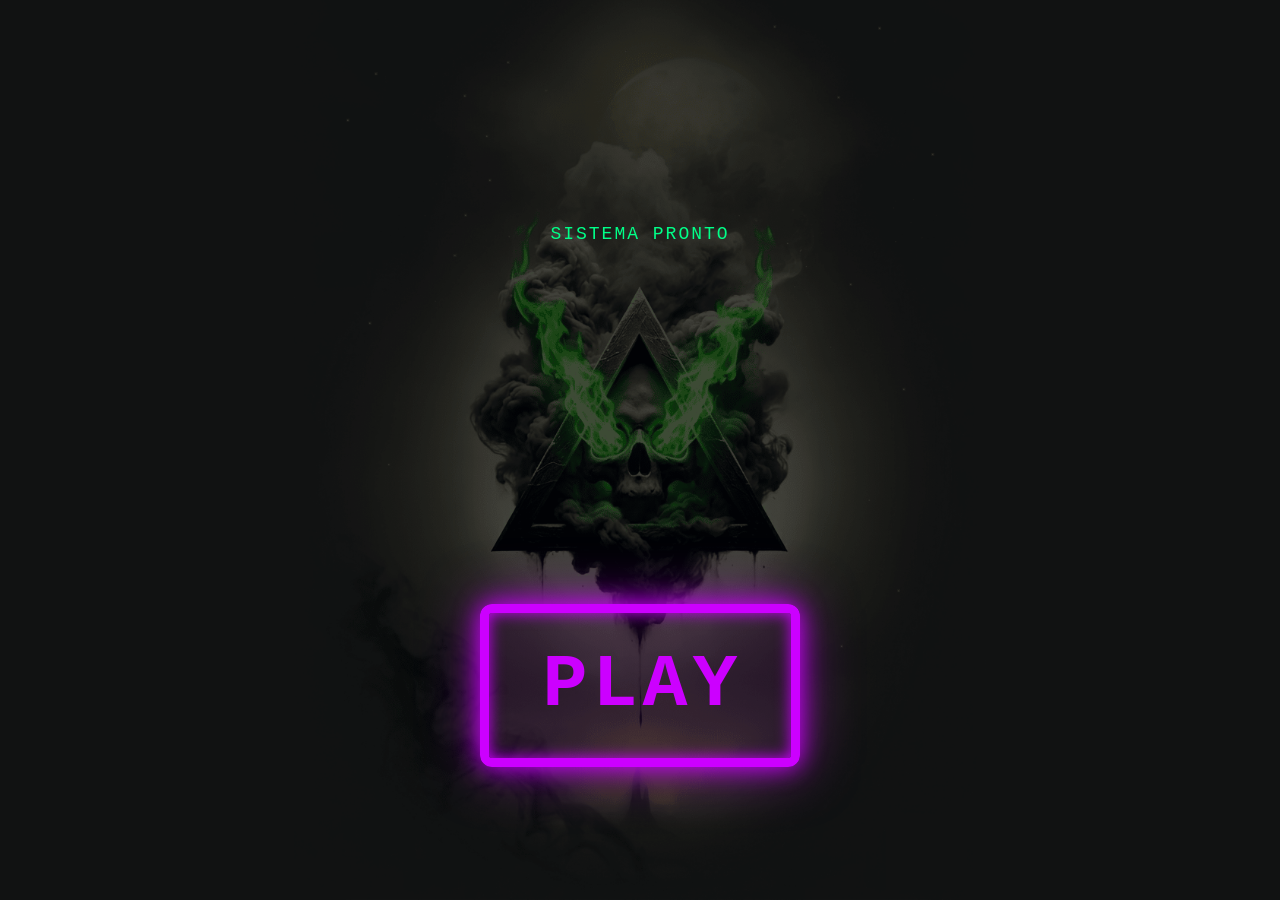
<file: DGAME/index.html>
<!DOCTYPE html>
<html lang="it">
<head>
    <meta charset="UTF-8">
    <meta name="viewport" content="width=device-width, initial-scale=1.0, maximum-scale=1.0, user-scalable=no, touch-action=none">
    <title>DLEGION WARS</title>
    
    

    <link rel="stylesheet" href="style.css?v=231">



    <!-- ✅ SPOSTATI QUI DENTRO PER FUNZIONARE: -->
    <!-- Per iOS (iPad) -->
    <meta name="apple-mobile-web-app-capable" content="yes">
    <meta name="apple-mobile-web-app-status-bar-style" content="black-translucent">
    <meta name="apple-mobile-web-app-title" content="DLEGION WARS">

    <!-- Per Android/Chrome -->
    <meta name="mobile-web-app-capable" content="yes">
    <link rel="manifest" href="manifest.json">
</head> <!-- Il tag di chiusura ora è DOPO i meta tag -->
<body>

<!-- 🔴 NUOVO: SCHERMATA DI CARICAMENTO -->
<div id="loading-screen">
    <div id="loading-container">
        <div class="loading-spinner"></div>
        <div id="loading-text">INIZIALIZZAZIONE SISTEMA...</div>
        <!-- Il tasto appare solo quando ha finito o se va in timeout -->
        <button id="start-game-btn" style="display:none;" onclick="initGameEngine()">PLAY</button>
    </div>
</div>
<!-- Fine schermata di caricamento -->

<div id="background-layer"></div>
<button id="audio-toggle" onclick="toggleMusic()">🎵 OFF</button>
<button id="legend-toggle-btn" onclick="toggleLegend()">ℹ️ INFO</button>
<button id="btn-surrender" onclick="surrenderCurrentPlayer()" style="display:none;">🏳️ RESA</button>

<div id="game-layout">
    <canvas id="gameCanvas"></canvas>

    <div class="ui-panel" id="legend-panel">
        <h2>Legenda</h2>
        <div class="legend-item">
            <div class="hex-icon">
                <svg viewBox="0 0 100 115"><polygon points="50,1 99,29 99,86 50,114 1,86 1,29" fill="rgba(0, 255, 255, 0.25)" stroke="#00ffff" stroke-width="4"/></svg>
            </div>
            <span>Zona di Movimento<br><span style="color:#888; font-size:14px"></span></span>
        </div>
        <div class="legend-item">
            <div class="hex-icon">
                <svg viewBox="0 0 100 115"><polygon points="50,1 99,29 99,86 50,114 1,86 1,29" fill="rgba(255, 51, 51, 0.3)" stroke="#ff3333" stroke-width="4"/></svg>
            </div>
            <span>Bersagli Possibili</span>
        </div>
        <div class="legend-item">
            <div class="hex-icon agent-hex" style="display:flex; justify-content:center; align-items:center">
                <div id="ally-dot" style="width:12px; height:12px; border-radius:50%; background:var(--active-faction-color); box-shadow: 0 0 5px var(--active-faction-color); transition: background 0.4s, box-shadow 0.4s;"></div>
            </div>
            <span>Agente Alleato</span>
        </div>
        <div class="legend-item">
            <div class="hex-icon" style="display:flex; justify-content:center; align-items:center">
                <div style="width:16px; height:16px; background:#444; border:2px dashed #888"></div>
            </div>
            <span style="color:#888 !important">Barricata / Muro<br><span style="color:#888; font-size:14px">(Distruttibili)</span></span>
        </div>
        
        <!-- NUOVA VOCE: Punto di Controllo -->
        <div class="legend-item">
            <div class="hex-icon">
                <svg viewBox="0 0 100 115">
                    <!-- Bordo Esagono Tratteggiato -->
                    <polygon points="50,1 99,29 99,86 50,114 1,86 1,29" fill="rgba(136, 136, 136, 0.1)" stroke="#888" stroke-width="3" stroke-dasharray="8,6"/>
                    <!-- Gemma Centrale -->
                    <text x="50" y="65" font-size="45" font-family="Arial" text-anchor="middle" dominant-baseline="middle" opacity="0.8">💎</text>
                </svg>
            </div>
            <span style="color:#aaa !important">Punto di Controllo<br><span style="color:#888; font-size:14px">(+1 credito a turno)</span></span>
        </div>

                <!-- 🔴 INIZIO NUOVI TERRENI 🔴 -->
        
        <!-- NUOVO BLOCCO ACQUA -->
        <div class="legend-item">
            <div class="hex-icon" style="display:flex; justify-content:center; align-items:center; font-size:22px;">🌊</div>
            <span style="color:#aaa !important">Acqua<br><span style="color:#888; font-size:14px">(blocca solo il movimento)</span></span>
        </div>
        <!-- FINE BLOCCO ACQUA -->

        <div class="legend-item">
            <div class="hex-icon" style="display:flex; justify-content:center; align-items:center; font-size:22px;">🟤</div>
            <span style="color:#aaa !important">Fango<br><span style="color:#888; font-size:14px">(movimento solo 1 passo)</span></span>
        </div>
        <div class="legend-item">
            <div class="hex-icon" style="display:flex; justify-content:center; align-items:center; font-size:22px;">☁️</div>
            <span style="color:#aaa !important">Nebbia<br><span style="color:#888; font-size:14px">(bersagliabile solo da caselle adiacenti)</span></span>
        </div>
        <div class="legend-item">
            <div class="hex-icon" style="display:flex; justify-content:center; align-items:center; font-size:22px;">⛰️</div>
            <span style="color:#aaa !important">Altura<br><span style="color:#888; font-size:14px">(+1 alla gittata di tiro)</span></span>
        </div>
        <div class="legend-item">
            <div class="hex-icon" style="display:flex; justify-content:center; align-items:center; font-size:22px;">🌲</div>
            <span style="color:#aaa !important">Copertura<br><span style="color:#888; font-size:14px">(-1 al danno ricevuto)</span></span>
        </div>
        <!-- 🔴 FINE NUOVI TERRENI 🔴 -->

        <div class="legend-item" style="margin-bottom: 0;">
            <div class="hex-icon" style="display:flex; justify-content:center; align-items:center; font-size: 18px;">🏆</div>
            <span style="font-size: 18px;">OBIETTIVO : eliminare tutte le basi o gli agenti nemici</span>
        </div>

        <!-- INIZIO NUOVO PULSANTE MANUALE -->
        <div style="margin-top: 15px; border-top: 1px solid #333; padding-top: 15px; text-align: center;">
            <button class="action-btn" onclick="window.open('manuale.html', '_blank')" style="width: 100%; padding: 12px; border: 2px solid #00aaff; color: #00aaff; background: rgba(0, 170, 255, 0.1); cursor: pointer; font-size: 16px; font-weight: bold;">
                📖 MANUALE DI GIOCO
            </button>
        </div>
        <!-- FINE NUOVO PULSANTE MANUALE -->

        <!-- Riga unificata con Flexbox: ID a sinistra, Versione a destra -->
        <div style="display: flex; justify-content: space-between; align-items: flex-end; margin-top: 15px; border-top: 1px solid #333; padding-top: 5px; font-family: var(--font-stack);">
            
            <div id="legend-session-id" style="display:none; text-align:left;">
                <div style="font-size:10px; color:#888; line-height:1; margin-bottom:3px;">🔗 ID PARTITA</div>
                <div id="legend-session-id-value" style="font-size:14px; color:#FFD700; font-weight:bold; letter-spacing:1px; cursor:pointer;" title="Clicca per copiare"></div>
            </div>
            
            <div style="font-size: 18px; color: #888; opacity: 0.6; margin-left: auto;">
                v0.666
            </div>
            
        </div>
    </div>

    <div class="ui-panel" id="controls-panel">
        <div id="turn-header">
            <span id="action-points-display" style="color:#fff; font-weight:bold; font-size:22px;">AP: 3/3</span>
            <span id="current-turn-text">Turno Verde</span>
        </div>

        <div class="action-btn-group">
            <button class="action-btn" id="btn-move"  onclick="setActionMode('move')">
                <span class="btn-top-row"><span class="btn-emoji">👣</span><span class="btn-cost">1</span></span>
                <span class="btn-label">Muovi</span>
            </button>
            <button class="action-btn" id="btn-shoot" onclick="setActionMode('shoot')">
                <span class="btn-top-row"><span class="btn-emoji">⚔️</span><span class="btn-cost">1</span></span>
                <span class="btn-label">Attacca</span>
            </button>
            <button class="action-btn" id="btn-build" onclick="setActionMode('build')">
                <span class="btn-top-row"><span class="btn-emoji">🚧</span><span class="btn-cost">2</span></span>
                <span class="btn-label">Barricata</span>
            </button>
            <button class="action-btn" id="btn-heal"  onclick="setActionMode('heal')">
                <span class="btn-top-row"><span class="btn-emoji">💚</span><span class="btn-cost">2</span></span>
                <span class="btn-label">Cura</span>
            </button>
        </div>

        <div id="game-message-board" style="font-size:18px; color:#aaa; margin-bottom:10px; min-height:1.2em">Seleziona un agente.</div>

        <div id="selected-agent-info" style="display:none; margin-bottom: 12px; font-size: 16px; border-top: 1px solid #333; padding-top: 10px; flex-direction:column; gap:4px;">
            <span><span class="stat-label-info" style="display:inline-block; width:70px; color:#888;">HP:</span><span id="info-hp" style="color:#fff"></span></span>
            <span><span class="stat-label-info" style="display:inline-block; width:70px; color:#888;">Passi:</span><span id="info-mov" style="color:var(--move-neon)"></span></span>
            <span><span class="stat-label-info" style="display:inline-block; width:70px; color:#888;">Tiro:</span><span id="info-rng" style="color:var(--atk-neon)"></span></span>
            <span><span class="stat-label-info" style="display:inline-block; width:70px; color:#888;">Danno:</span><span id="info-dmg" style="color:#ff8800"></span></span>
        </div>

        <!-- PANNELLO CARTE IN-GAME -->
        <div id="ingame-cards-panel" style="border-top:1px solid #333; margin-top:10px; padding-top:10px;">
            <div id="cards-panel-header" style="display:flex; justify-content:space-between; align-items:center; margin-bottom:8px;">
                <span style="color:#888; font-size:12px; text-transform:uppercase; letter-spacing:1px;">🃏 Carte</span>
                <span id="cards-used-label" style="color:#555; font-size:11px;"></span>
            </div>
            <div id="ingame-card-slots" style="display:flex; gap:6px; justify-content:center;"></div>
        </div>

        <!-- PULSANTE NASCOSTO: Necessario per non rompere il JavaScript -->
        <button class="action-btn" id="btn-end-turn" onclick="endTurn()" style="display: none;"></button>
        
    </div>

    <div id="setup-overlay">
        <div id="setup-box" class="p1-theme">
            <div id="setup-header">
                <h1 id="setup-title" class="text-p1">Fase Setup: Fazione Verde</h1>
                <!-- Raggruppa crediti e pulsante sulla stessa riga -->
                <div style="display:flex; justify-content:center; align-items:center; gap:15px; margin-bottom:10px;">
                    <div id="setup-points-display">
                        <span id="pts-count" style="font-weight:bold; font-size:1.4em">30</span>
                    </div>
                    <button class="action-btn p1-theme" onclick="addNewAgentToMarket()"
                            style="font-size:12px; padding:10px 20px; margin:0;">
                        + Nuovo Agente (Costo: <span id="new-agent-cost-label">4</span>)
                    </button>
                </div>
            </div>
            <div id="agents-market"></div>
            <!-- Raggruppa il pulsante Pronto (che si espande) e lascia spazio per l'AI -->
            <div id="setup-footer" style="display:flex; gap:10px; align-items:stretch; width:100%;">
                <button class="action-btn p1-theme" id="confirm-setup-btn" onclick="confirmPlayerSetup()"
                        style="flex:1; font-size:16px; padding:15px; margin:0;">
                    PRONTO
                </button>
            </div>
        </div>
    </div>
</div>

<div id="network-menu" style="position:fixed; top:0; left:0; width:100%; height:100%;
     background:#050509; z-index:2000; display:flex; flex-direction:column;
     align-items:center; justify-content:flex-start; overflow-y:auto; padding: 40px 0; 
     box-sizing: border-box; font-family:'Courier New',monospace;">
     <div id="menu-intro-bg"></div>
    <div style="text-align:center; margin-bottom:40px; line-height:1;">
        <div style="display:flex; align-items:center; justify-content:center; gap:12px; margin-bottom:10px;">
        </div>
        <div class="game-title-container">
        <h1 class="game-main-title" id="game-title-text">
            <span class="title-dlegion">DLEGION</span> 
            <span class="title-wars">WARS</span>
        </h1>
            <img src="img/titolo.png" alt="" class="title-fallback-img"
                 onload="document.getElementById('game-title-text').style.visibility='hidden';"
                 onerror="this.style.display='none';">
            </div>
        </div>
    <div style="display:flex; gap:20px; flex-wrap:wrap; justify-content:center; margin-top:40px;">
    <!-- LOCALE -->
        <button class="action-btn" onclick="showLocalMenu()"
        style="padding:20px; border:2px solid #00ff88; color:#00ff88; font-size: 20px !important; background:rgba(0,255,136,0.08); cursor:pointer; display:inline-flex; align-items:center; border-radius:12px; box-shadow:0 0 10px #00ff88 inset, 0 0 20px #00ff88, 0 0 45px #00ff8899;">
            <span style="font-size:2em; line-height:0; margin-right:10px; position:relative; top:2px;">📱</span> LOCALE
        </button>
    <!-- ONLINE -->
        <button class="action-btn" onclick="showOnlineMenu()"
        style="padding:20px; border:2px solid #cc00ff; color:#cc00ff; font-size: 20px !important; background:rgba(204,0,255,0.08); cursor:pointer; display:inline-flex; align-items:center; border-radius:12px; box-shadow:0 0 10px #cc00ff inset, 0 0 20px #cc00ff, 0 0 45px #cc00ff99;">
            <span style="font-size:2em; line-height:0; margin-right:10px; position:relative; top:2px;">🌍</span> ONLINE
        </button>
    </div>

    <!-- 🟢 FIX PER LOCAL OPTIONS (Layout Allineato a Sinistra) -->
    <div id="local-options" style="display:none; margin:30px auto 0 auto; width:100%; max-width:480px; box-sizing:border-box; padding: 0 15px;">
    
    <!-- SEZIONE BATTAGLIA -->
    <div style="display: flex; flex-direction: column; align-items: flex-start; margin-bottom: 25px; border-top: 1px solid #333; padding-top: 15px; overflow: visible;">
        <div style="display: flex; align-items: center; margin-bottom: 15px;">
            <!-- Larghezza aumentata a 75px per spostare il testo a destra -->
            <div style="width: 175px; height: 30px; position: relative; flex-shrink: 0;">
                <!-- Opacità impostata a 1 (Totalmente opaco) -->
                <img src="img/battle.png" style="height: 60px; position: absolute; top: 50%; left: -5px; transform: translateY(-50%); pointer-events: none; opacity: 1; z-index: 0;">
            </div>
            <span style="color: #00ff88; font-size: 18px; text-transform: uppercase; font-weight: bold; letter-spacing: 2px; position: relative; z-index: 1;">Battaglia</span>
        </div>
        <div style="display:flex; gap:4px; flex-wrap: nowrap; width: 100%; box-sizing: border-box;">
            <button class="action-btn local-num-btn" onclick="startLocalGame(2)">2P</button>
            <button class="action-btn local-num-btn" onclick="startLocalGame(3)">3P</button>
            <button class="action-btn local-num-btn" onclick="startLocalGame(4)">4P</button>
            <button class="action-btn local-num-btn" onclick="startLocalGame(5)">5P</button>
            <button class="action-btn local-num-btn" onclick="startLocalGame(6)">6P</button>
            <button class="action-btn local-num-btn" onclick="startLocalGame(7)">7P</button>
            <button class="action-btn local-num-btn" onclick="startLocalGame(8)">8P</button>
        </div>
    </div>

    <!-- SEZIONE CAMPAGNA -->
    <div style="display: flex; flex-direction: column; align-items: flex-start; margin-bottom: 25px; border-top: 1px solid #333; padding-top: 15px;">
      <div style="display: flex; align-items: center; margin-bottom: 15px;">
        <div style="width: 175px; height: 30px; position: relative; flex-shrink: 0;">
            <img src="img/campagna.png" style="height: 60px; position: absolute; top: 50%; left: -5px; transform: translateY(-50%); pointer-events: none; opacity: 1; z-index: 0;">
        </div>
        <span style="color: #cc00ff; font-size: 18px; text-transform: uppercase; font-weight: bold; letter-spacing: 2px; position: relative; z-index: 1;">Campagna</span>
      </div>
      
      <!-- FIX FINALE: Padding verticale e font identici per tutti -->
      <div style="display:flex; gap:4px; flex-wrap: nowrap; width: 100%; box-sizing: border-box;" id="local-camp-btns">
          <button class="action-btn local-num-btn" onclick="attemptStartCampaign(2)" style="border-color:#cc00ff !important; color:#cc00ff !important; font-size: 14px !important; white-space:nowrap; padding: 8px 0 !important;">CAMP 2P</button>
          <button class="action-btn local-num-btn" onclick="attemptStartCampaign(3)" style="border-color:#cc00ff !important; color:#cc00ff !important; font-size: 14px !important; white-space:nowrap; padding: 8px 0 !important;">CAMP 3P</button>
          <button class="action-btn local-num-btn" onclick="attemptStartCampaign(4)" style="border-color:#cc00ff !important; color:#cc00ff !important; font-size: 14px !important; white-space:nowrap; padding: 8px 0 !important;">CAMP 4P</button>
          <!-- Il tasto LOAD -->
          <button class="action-btn local-num-btn" id="btn-local-load-camp" onclick="showCampaignMenu()" style="border-color:#FFD700 !important; color:#FFD700 !important; font-size: 14px !important; display:none; padding: 8px 0 !important;">LOAD</button>
      </div>
    </div>

    </div>

    <!-- 🟢 FIX PER ONLINE OPTIONS -->
    <div id="online-options" style="display:none; margin:30px auto 0 auto; text-align:center; border-top:1px solid #333; padding-top:20px; width:100%; max-width:480px; padding-left:16px; padding-right:16px; box-sizing:border-box;">
        <!-- Contenuto generato dinamicamente da multiplayer.js -->
    </div>
</div>

<!-- Container Mappa Campagna -->
<div id="campaign-overlay" style="display:none; position:fixed; top:0; left:0; width:100%; height:100%; background:rgba(10,10,20,0.95); z-index:90000; flex-direction:column; align-items:center; justify-content:center; font-family:'Courier New',monospace;">
    <h1 id="campaign-title" style="color:#fff; text-shadow:0 0 10px #fff; margin-bottom: 10px;">MAPPA SETTORI</h1>
    <h3 id="campaign-turn-info" style="color:#aaa; margin-bottom: 30px;">Turno di: </h3>
    <div id="campaign-map" style="display:grid; grid-template-columns:repeat(3, 100px); grid-template-rows:repeat(3, 100px); gap:20px;">
        <!-- I settori verranno generati dal JS -->
    </div>
</div>

<script src="peerjs.min.js"></script>

           <script src="constants.js?v=236"></script>
           <script src="gamelogic.js?v=236"></script>
                <script src="core.js?v=236"></script>
               <script src="cards.js?v=236"></script>
                 <script src="map.js?v=236"></script>
             <script src="carduse.js?v=236"></script>
                  <script src="ai.js?v=236"></script>
             <script src="credits.js?v=236"></script>
        <script src="network_core.js?v=236"></script>
        <script src="network_sync.js?v=236"></script>
               <script src="setup.js?v=236"></script>
   <script src="campaign_upgrades.js?v=236"></script>
        <script src="campaign_map.js?v=236"></script>
     <script src="campaign_battle.js?v=236"></script>
<script src="campaign_multiplayer.js?v=236"></script>
                <script src="coop.js?v=236"></script>
                <script src="main.js?v=236"></script>

</body>
</html>
</file>
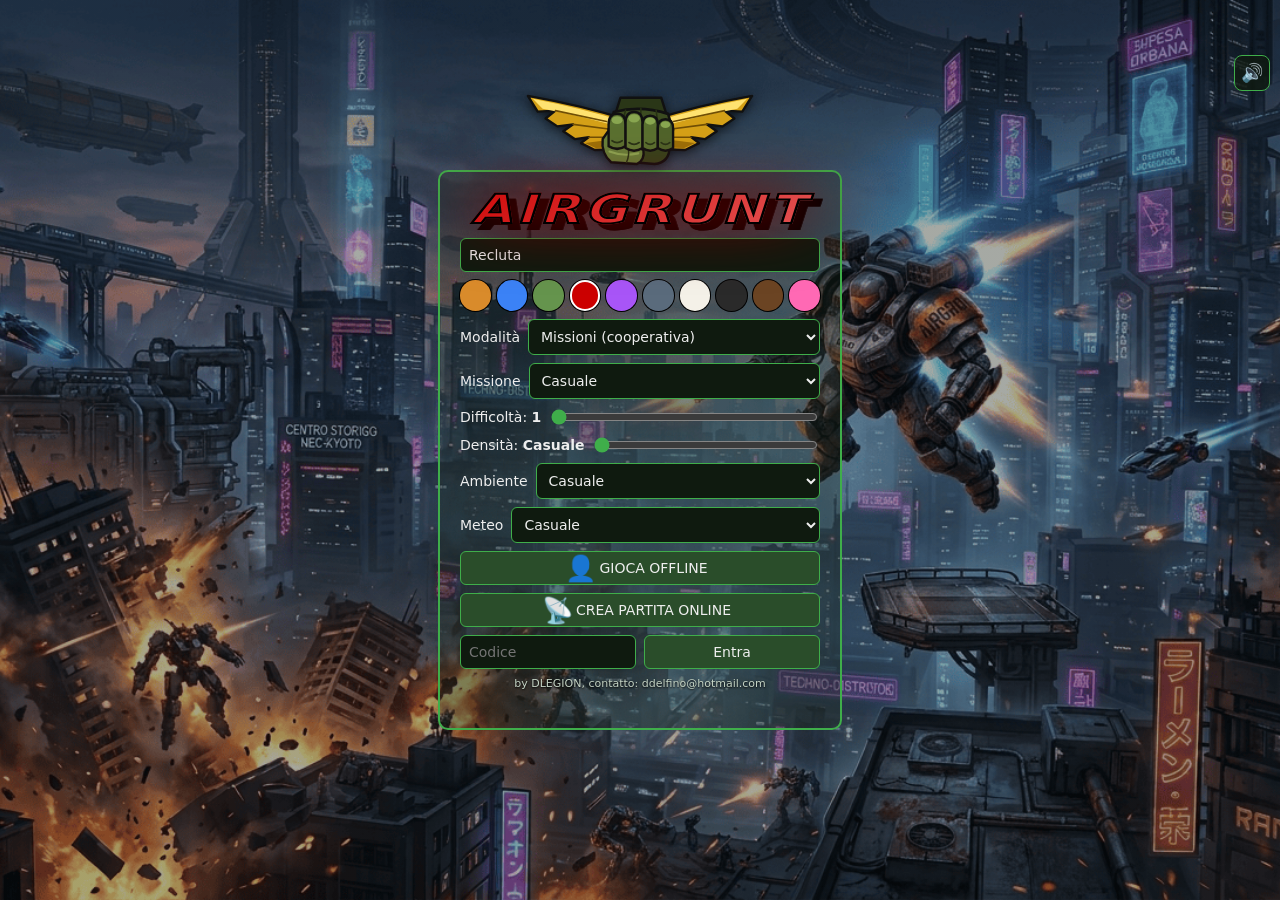
<file: DGAME/AGcore.html>
<!DOCTYPE html>
<html lang="it">
<head>
<meta charset="utf-8">
<meta name="viewport" content="width=device-width, initial-scale=1, maximum-scale=1, viewport-fit=cover">
<meta name="mobile-web-app-capable" content="yes">
<meta name="apple-mobile-web-app-capable" content="yes">
<meta name="apple-mobile-web-app-status-bar-style" content="black-translucent">
<meta name="theme-color" content="#10160f">
<title>AIRGRUNT</title>
<style>
:root{--bg:#e9efe6;--fg:#1b2a1b;box-sizing:border-box;padding-top:env(safe-area-inset-top,0px);padding-bottom:env(safe-area-inset-bottom,0px);padding-left:env(safe-area-inset-left,0px);padding-right:env(safe-area-inset-right,0px)}
html,body{user-select:none;-webkit-user-select:none;-webkit-touch-callout:none}
input,textarea,select{user-select:text;-webkit-user-select:text}
@media (prefers-color-scheme:dark){:root:not([data-theme="light"]){--bg:#10160f;--fg:#dfe9dc}}
:root[data-theme="dark"]{--bg:#10160f;--fg:#dfe9dc}
html{height:100%;scroll-padding-top:env(safe-area-inset-top,0px)}
body{margin:0;height:100%;background:var(--bg);color:var(--fg);overflow:hidden;font-family:system-ui,sans-serif}
#c{display:block;width:100%;height:100%;cursor:none;touch-action:none}

@keyframes subtleMove {
  0% { background-position: 0% 0%; background-size: 115% 115%; }
  25% { background-position: 18% 5%; background-size: 125% 125%; }
  50% { background-position: 8% 18%; background-size: 120% 120%; }
  75% { background-position: 15% 15%; background-size: 130% 130%; }
  100% { background-position: 0% 0%; background-size: 115% 115%; }
}
#lobby{position:fixed;inset:0;display:flex;align-items:center;justify-content:center;background:linear-gradient(rgba(8,12,8,0.35), rgba(8,12,8,0.35)), url('img/AGintro.png');background-size:cover;background-position:center;color:#eee;z-index:5;animation:subtleMove 15s ease-in-out infinite}

#lobby .box{position:relative;background:rgba(27, 42, 27, 0.3);border:2px solid #3fae4a;border-radius:10px;padding:20px;width:min(92vw,360px);font:14px system-ui,sans-serif}
#lobLogo{position:absolute;bottom:100%;left:50%;transform:translate(-50%, 6px);width:min(240px,65vw);height:auto;pointer-events:none;filter:drop-shadow(0 2px 6px rgba(0,0,0,.7))}
#lobby h1{margin:0 0 12px;font-size:20px;letter-spacing:.08em}
#lobby input,#lobby button,#lobby select{font:inherit;padding:8px;border-radius:6px;border:1px solid #3fae4a;background:#0f1a0f;color:#eee;box-sizing:border-box;width:100%}
#lobby button{cursor:pointer;background:#2a4d2a}#lobby .row{display:flex;gap:8px;margin:8px 0}
#lobby #lobCols{display:grid;grid-auto-flow:column;grid-auto-columns:1fr;gap:6px;min-width:0}
#lobby #lobCols>*{width:100%;height:auto;aspect-ratio:1;box-sizing:border-box;min-width:0;border-width:2px;box-shadow:0 0 0 1px #000}
#lobby .row>*{flex:1;min-width:0}
#lobby input[type=range]{padding:0;border:0;background:transparent;accent-color:#3fae4a}
.sw{width:34px;height:34px;border-radius:50%;border:3px solid transparent;cursor:pointer;flex:none}
.sw.on{border-color:#fff}
#lobSt{min-height:18px;font-size:13px;color:#ffd23f}
#fs{position:fixed;top:calc(10px + env(safe-area-inset-top,0px));right:10px;z-index:6;width:40px;height:40px;padding:0;border-radius:8px;border:1px solid #3fae4a;background:rgba(15,26,15,.75);color:#eee;font:22px/1 system-ui,sans-serif;cursor:pointer}
#bgmToggle{position:fixed;top:calc(55px + env(safe-area-inset-top,0px));right:10px;z-index:9;width:36px;height:36px;padding:0;border-radius:8px;border:1px solid #3fae4a;background:rgba(15,26,15,.75);color:#eee;font:18px/1 system-ui,sans-serif;cursor:pointer;display:flex;align-items:center;justify-content:center}
#bgmSlider{position:fixed;top:calc(55px + env(safe-area-inset-top,0px));right:52px;z-index:9;display:none;flex-direction:column;align-items:stretch;gap:5px;padding:8px 10px;border-radius:8px;border:1px solid #3fae4a;background:rgba(15,26,15,.92);color:#eee;font:11px/1 system-ui,sans-serif;min-width:170px;box-shadow:0 2px 8px rgba(0,0,0,.5)}
.volRow{display:flex;align-items:center;gap:6px}
.volRow .volLabel{font-size:11px;min-width:20px;text-align:center}
#bgmSlider input[type=range]{flex:1;padding:0;border:0;background:transparent;accent-color:#3fae4a;cursor:pointer;margin:0}
.volRow .volPct{font-size:10px;color:#9bd3a1;min-width:28px;text-align:right}
#fs[hidden]{display:none}
#cfg{position:fixed;inset:0;display:none;align-items:center;justify-content:center;background:rgba(8,12,8,.95);color:#eee;z-index:7;font:14px system-ui,sans-serif}
#cfg.arm{background:rgba(8,12,8,.3)}
#cfg.arm .cbox{background:rgba(8,12,8,.6);border-radius:12px}
#cfg .cbox{width:min(96vw,880px);max-height:100%;overflow:auto;padding:14px;box-sizing:border-box}
#cfgLogo{display:block;margin:0 auto 4px;width:min(220px,58vw);height:auto;filter:drop-shadow(0 2px 6px rgba(0,0,0,.7))}
#cfg h1{margin:0 0 14px;font-size:20px;text-align:center}
.cgrid{display:grid;grid-template-columns:1fr minmax(160px,320px) 1fr;gap:14px;align-items:center}
.ccol{display:flex;flex-direction:column;gap:14px}
.slot{display:flex;flex-direction:column;gap:4px;text-align:left;min-height:104px;padding:10px 12px;border-radius:8px;border:2px solid #3fae4a;background:#1b2a1b;color:#eee;font:inherit;cursor:pointer}
.slot small{color:#9bd3a1}
.slot b{font-size:16px}
.slot span{font-size:12px;color:#c4d3c4}
.slot.empty{border-style:dashed;background:#121c12}
.slot.empty b{color:#8fa38f}
#cfgMech{aspect-ratio:1;border:2px dashed #3fae4a;border-radius:10px;display:flex;align-items:center;justify-content:center;background:#0f1a0f;overflow:hidden;position:relative}
#cfgMech img{display:none;max-width:100%;max-height:100%}
/* seconda immagine sopra la prima, stessa posizione: la sua opacità sale e scende senza sosta (dissolvenza config4 ↔ config3) */
#cfgImg2{position:absolute;inset:0;margin:auto;opacity:0;pointer-events:none;animation:cfgFade 10s ease-in-out infinite alternate}
@keyframes cfgFade{0%,15%{opacity:0}85%,100%{opacity:1}}
#cfgMech canvas{width:80%;height:80%}
#cfgOk{display:block;margin:12px auto 0;font:inherit;padding:9px 28px;border-radius:6px;border:1px solid #3fae4a;background:#2a4d2a;color:#eee;cursor:pointer}
#pick{position:fixed;inset:0;display:none;align-items:center;justify-content:center;background:rgba(0,0,0,.6);z-index:8;font:14px system-ui,sans-serif;color:#eee}
#pick .pbox{width:min(92vw,420px);max-height:86%;overflow:auto;background:#1b2a1b;border:2px solid #3fae4a;border-radius:10px;padding:12px;display:flex;flex-direction:column;gap:8px}
#pick button{font:inherit;text-align:left;padding:8px 10px;border-radius:6px;border:1px solid #3fae4a;background:#0f1a0f;color:#eee;cursor:pointer;display:flex;flex-direction:column;gap:2px}
#pick button span{font-size:12px;color:#c4d3c4}
#pick button em{font-size:12px;color:#ffd23f;font-style:normal}
#cfgControls{margin:14px 0 0;border-top:1px solid #3fae4a;padding-top:10px}
#cfgControls summary{cursor:pointer;font-weight:bold;color:#9bd3a1;padding:6px 0;list-style:none}
#cfgControls summary::-webkit-details-marker{display:none}
#cfgControls summary::before{content:'▸ ';color:#ffd23f}
#cfgControls[open] summary::before{content:'▾ '}
#ctrlList{display:grid;grid-template-columns:1fr 1fr;gap:6px;margin:8px 0}
@media (max-width:560px){#ctrlList{grid-template-columns:1fr}}
.ctrlRow{display:flex;align-items:center;gap:8px;padding:5px 8px;background:#0f1a0f;border-radius:4px;border:1px solid #253a25}
.ctrlRow label{flex:1;font-size:12px;color:#c4d3c4}
.ctrlRow button{min-width:72px;padding:5px 8px;font:inherit;font-size:12px;border-radius:4px;border:1px solid #3fae4a;background:#1b2a1b;color:#eee;cursor:pointer}
.ctrlRow button.capturing{background:#ffd23f;color:#000;border-color:#fff;animation:pulse .8s infinite alternate}
@keyframes pulse{from{box-shadow:0 0 0 0 rgba(255,210,63,.7)}to{box-shadow:0 0 0 6px rgba(255,210,63,0)}}
#ctrlReset{margin-top:6px;padding:6px 14px;border-radius:6px;border:1px solid #3fae4a;background:#2a4d2a;color:#eee;cursor:pointer;font:inherit}
#titleLogo{font-size:3.2rem;font-weight:900;font-style:italic;letter-spacing:0.04em;text-align:center;margin:25px 0;padding:5px 0;text-transform:uppercase;-webkit-text-stroke:1px #000;display:inline-block;width:100%;transform:scaleX(2.6) scaleY(2);transform-origin:center;}
@media (max-width:560px){.cgrid{grid-template-columns:1fr 1fr}#cfgMech{grid-column:1/3;grid-row:1;width:100%;max-width:240px;justify-self:center}}
#bCfgLoading{position:fixed;top:calc(20px + env(safe-area-inset-top,0px));left:20px;z-index:6;display:none;padding:10px 15px;border-radius:8px;border:1px solid #3fae4a;background:rgba(15,26,15,.85);color:#eee;font:bold 14px system-ui,sans-serif;cursor:pointer}
html,body{overscroll-behavior:none;touch-action:manipulation}
#rot{display:none;position:fixed;top:0;left:0;right:0;z-index:20;padding:6px 10px;background:rgba(255,210,63,.95);color:#000;font:bold 14px system-ui,sans-serif;text-align:center;pointer-events:none}
@media (pointer:coarse) and (orientation:portrait) and (max-width:520px){#rot{display:block}}
@media (pointer:coarse){
 #lobby{align-items:flex-start;overflow-y:auto;-webkit-overflow-scrolling:touch}
 #lobby .box{margin:8px auto}
 #lobby input,#lobby select,#lobby button{font-size:16px;min-height:44px}
 #titleLogo{transform:scaleX(1.5) scaleY(1.2);margin:6px 0;font-size:2.2rem}
 #fs{width:44px;height:44px}
 #bgmToggle{width:44px;height:44px;top:calc(60px + env(safe-area-inset-top,0px))}
 #bgmSlider{top:calc(60px + env(safe-area-inset-top,0px));right:60px}
 #cfgOk{padding:12px 36px;font-size:16px}
 #bCfgLoading{padding:12px 16px;font-size:16px}
}

#cfgModels{display:flex;justify-content:center;gap:6px;margin:10px 0 4px;flex-wrap:wrap}
#cfgModels .mdl{width:44px;height:44px;border:2px solid #3fae4a;border-radius:6px;background:#0f1a0f;cursor:pointer;padding:2px;box-sizing:border-box;transition:transform .1s,border-color .1s}
#cfgModels .mdl:hover{transform:scale(1.08)}
#cfgModels .mdl.sel{border-color:#ffd23f;border-width:3px;padding:1px}
#cfgModels .mdl canvas{width:100%;height:100%;display:block}
@media (pointer:coarse){#cfgModels .mdl{width:52px;height:52px}}

</style>
</head>
<body>
<canvas id="c"></canvas>
<div id="rot">Ruota lo smartphone in orizzontale per giocare meglio</div>
<button id="bgmToggle" title="Volume audio">🔊</button>
<div id="bgmSlider" title="Volume">
    <div class="volRow">
        <span class="volLabel">🎵</span>
        <input id="musicRange" type="range" min="0" max="100" step="1" value="50">
        <span id="musicPct" class="volPct">50%</span>
    </div>
    <div class="volRow">
        <span class="volLabel">🔊</span>
        <input id="sfxRange" type="range" min="0" max="100" step="1" value="50">
        <span id="sfxPct" class="volPct">50%</span>
    </div>
</div>
<button id="bCfgLoading">⚙️ Configura AirGrunt    ( R )</button>
<div id="lobby">
    <div class="box">
        <svg id="lobLogo" viewBox="-122 -46 244 92" aria-hidden="true">
            <use href="#cfgWing"/>
            <use href="#cfgWing" transform="scale(-1,1)"/>
            <circle cx="0" cy="0" r="24" fill="#141c13" stroke="#d4a017" stroke-width="2"/>
            <g transform="scale(1.725,1.825) translate(0.5,1.2)" stroke="#111" stroke-linejoin="round" stroke-linecap="round">
                <path d="M-12,-21 L12,-21 L15,-12 L-15,-12 Z" fill="#2a3617" stroke-width="1.4"/>
                <path d="M-16,-13 Q0,-17 16,-12 L19,-3 L-19,-3 Z" fill="#3c4c21" stroke-width="1.5"/>
                <path d="M-9,-14 L-11,-7 M0,-15 L0,-7 M9,-14 L10,-7" stroke="#263113" stroke-width=".9"/>
                <path d="M-4,6 L17,6 Q17,15 8,16 L-4,15 Z" fill="#35431c" stroke-width="1.4"/>
                <g transform="translate(-2.5, 0)">
                    <path d="M-17,-2 L-20,2 Q-21,10 -15,15 L0,16 Q5,14 4,8 Q-3,5 -13,6 Q-15,1 -17,-2 Z" fill="#67803a" stroke-width="1.4"/>
                    <path d="M-16,9 Q-8,12 1,10" fill="none" stroke="#8ca854" stroke-width="1.2"/>
                    <path d="M-5,7 Q-4,11 -6,15" fill="none" stroke="#283316" stroke-width=".9"/>
                </g>
                <path d="M-19,-6 Q-19,-12 -14,-12 Q-9,-12 -9,-6 L-9,6 Q-14,9 -19,6 Z" fill="#597030" stroke-width="1.4"/>
                <path d="M-9,-7 Q-9,-13 -4,-13 Q1,-13 1,-7 L1,7 Q-4,10 -9,7 Z" fill="#627a35" stroke-width="1.4"/>
                <path d="M1,-6 Q1,-11 5.5,-11 Q10,-11 10,-6 L10,7 Q5.5,10 1,7 Z" fill="#597030" stroke-width="1.4"/>
                <path d="M10,-4 Q10,-9 14.5,-9 Q19,-9 19,-4 L19,7 Q14.5,10 10,7 Z" fill="#4f632a" stroke-width="1.4"/>
                <g stroke="none" fill="#88a650">
                    <ellipse cx="-14" cy="-8.5" rx="3.2" ry="2.2"/>
                    <ellipse cx="-4" cy="-9.5" rx="3.4" ry="2.3"/>
                    <ellipse cx="5.5" cy="-8" rx="3" ry="2"/>
                    <ellipse cx="14.5" cy="-6" rx="2.8" ry="1.9"/>
                </g>
                <path d="M-17,3 Q-14,5 -11,3 M-7,4 Q-4,6 -1,4 M3,4 Q5.5,6 8,4 M12,4 Q14.5,6 17,4" fill="none" stroke="#283316" stroke-width="1"/>
            </g>
        </svg>
        <h1 id="titleLogo">AIRGRUNT</h1><input id="lobName" maxlength="12" placeholder="Nome pilota" value="Recluta"
 autocomplete="off" autocorrect="off" autocapitalize="off" spellcheck="false"
 data-lpignore="true" data-form-type="other" name="pilot-name-no-autofill">
<div class="row" id="lobCols"></div>
<div class="row"><label for="lobMode" style="flex:none;align-self:center">Modalità</label><select id="lobMode"><option value="0">Missioni (cooperativa)</option><option value="1">Deathmatch</option><option value="2">Campagna (storia)</option><option value="3">Arena Duel</option></select></div>
<div class="row" id="lobMisRow"><label for="lobMis" style="flex:none;align-self:center">Missione</label><select id="lobMis"><option value="0">Casuale</option><option value="1">Scorta convoglio</option><option value="2">Estrazione VIP</option><option value="3">Sabotaggio</option><option value="4">Caccia al VIP</option><option value="5">Conquista avamposto</option><option value="6">Sabotaggio nucleare</option><option value="7">Ruba la nave spaziale</option><option value="8">Guardia di sicurezza</option><option value="9">Difesa della base</option><option value="10">Ricerca e recupero</option><option value="-1">Sterminio (classica)</option></select></div>
<div class="row" id="lobCampRow" style="display:none"><label for="lobCampSel" style="flex:none;align-self:center">Campagna</label><select id="lobCampSel"><option value="0">Nuova campagna</option><option value="1">Continua</option></select></div>
<div class="row" id="lobDuelRow" style="display:none"><label for="lobDuel" style="flex:none;align-self:center">Nemico AI</label><select id="lobDuel"></select></div>
<div class="row"><label for="lobDiff" style="flex:none;align-self:center">Difficoltà: <b id="lobDiffV">1</b></label><input id="lobDiff" type="range" min="1" max="10" step="1" value="1"></div>
<div class="row"><label for="lobProfile" style="flex:none;align-self:center">Densità: <b id="lobProfileV">Casuale</b></label><input id="lobProfile" type="range" min="0" max="5" step="1" value="0"></div>
<div class="row"><label for="lobTheme" style="flex:none;align-self:center">Ambiente</label><select id="lobTheme"><option value="0">Città</option><option value="1">Base lunare</option><option value="2" style="color:#4aa3ff">Megastruttura (interno)</option><option value="3" style="color:#4aa3ff">Astronave (interno)</option><option value="4" style="color:#4aa3ff">Base sottomarina (interno)</option><option value="5">Base marziana</option><option value="6">Miniera su Nettuno</option><option value="7">Fondale marino</option><option value="8">Stazione orbitale</option><option value="-1" selected>Casuale</option></select></div>
<div class="row"><label for="lobWeather" style="flex:none;align-self:center">Meteo</label><select id="lobWeather"><option value="-1" selected>Casuale</option><option value="0">Sereno</option><option value="1">Pioggia</option><option value="2">Neve</option><option value="3">Tempesta di sabbia</option></select></div>
<div class="row"><button id="bSolo"><span style="display: inline-block; transform: scale(1.8); transform-origin: center; margin-right: 10px;">👤</span>GIOCA OFFLINE</button></div>
<div class="row"><button id="bHost"><span style="display: inline-block; transform: scale(1.8); transform-origin: center; margin-right: 10px;">📡</span>CREA PARTITA ONLINE</button></div>
<div class="row"><input id="lobCode" maxlength="4" placeholder="Codice"
 autocomplete="off" autocorrect="off" autocapitalize="off" spellcheck="false"
 data-lpignore="true" data-form-type="other"><button id="bJoin">Entra</button></div>
<div style="text-align:center;font-size:11px;color:#c4d3c4;margin-top:6px;text-shadow:0 1px 2px #000">by DLEGION, contatto: ddelfino@hotmail.com</div>
<div id="lobSt"></div></div></div>
<div id="cfg"><div class="cbox"><svg id="cfgLogo" viewBox="-122 -46 244 92" aria-label="Logo AirGrunt">
 <defs>
  <g id="cfgWing">
   <path d="M14,-14 Q58,-28 114,-38 L104,-22 L86,-23 L96,-15 L84,-7 L68,-9 L78,-2 L66,6 L52,4 L60,10 L46,17 Q28,17 14,14 Z" fill="#d4a017" stroke="#111" stroke-width="2.4" stroke-linejoin="round"/>
   <path d="M16,-12 Q58,-25 109,-35 L99,-25 Q56,-17 16,-5 Z" fill="#ffe270"/>
   <path d="M18,5 L56,10 L45,15 Q28,15 16,12 Z" fill="#9c7008"/>
   <path d="M86,-23 L34,-12 M68,-9 L30,-4 M52,4 L28,4" stroke="#704e04" stroke-width="1.6" stroke-linecap="round"/>
  </g>
 </defs>
 <use href="#cfgWing"/>
 <use href="#cfgWing" transform="scale(-1,1)"/>
 <circle cx="0" cy="0" r="24" fill="#141c13" stroke="#d4a017" stroke-width="2"/>
  <g transform="scale(1.825,1.825) translate(0.5,-2.2)" stroke="#111" stroke-linejoin="round" stroke-linecap="round">
  <path d="M-12,-21 L12,-21 L15,-12 L-15,-12 Z" fill="#2a3617" stroke-width="1.4"/>
  <path d="M-16,-13 Q0,-17 16,-12 L19,-3 L-19,-3 Z" fill="#3c4c21" stroke-width="1.5"/>
  <path d="M-9,-14 L-11,-7 M0,-15 L0,-7 M9,-14 L10,-7" stroke="#263113" stroke-width=".9"/>
  <path d="M-4,6 L17,6 Q17,15 8,16 L-4,15 Z" fill="#35431c" stroke-width="1.4"/>
  <g transform="translate(-2.5, 0)">
   <path d="M-17,-2 L-20,2 Q-21,10 -15,15 L0,16 Q5,14 4,8 Q-3,5 -13,6 Q-15,1 -17,-2 Z" fill="#67803a" stroke-width="1.4"/>
   <path d="M-16,9 Q-8,12 1,10" fill="none" stroke="#8ca854" stroke-width="1.2"/>
   <path d="M-5,7 Q-4,11 -6,15" fill="none" stroke="#283316" stroke-width=".9"/>
  </g>
  <path d="M-19,-6 Q-19,-12 -14,-12 Q-9,-12 -9,-6 L-9,6 Q-14,9 -19,6 Z" fill="#597030" stroke-width="1.4"/>
  <path d="M-9,-7 Q-9,-13 -4,-13 Q1,-13 1,-7 L1,7 Q-4,10 -9,7 Z" fill="#627a35" stroke-width="1.4"/>
  <path d="M1,-6 Q1,-11 5.5,-11 Q10,-11 10,-6 L10,7 Q5.5,10 1,7 Z" fill="#597030" stroke-width="1.4"/>
  <path d="M10,-4 Q10,-9 14.5,-9 Q19,-9 19,-4 L19,7 Q14.5,10 10,7 Z" fill="#4f632a" stroke-width="1.4"/>
  <g stroke="none" fill="#88a650">
   <ellipse cx="-14" cy="-8.5" rx="3.2" ry="2.2"/>
   <ellipse cx="-4" cy="-9.5" rx="3.4" ry="2.3"/>
   <ellipse cx="5.5" cy="-8" rx="3" ry="2"/>
   <ellipse cx="14.5" cy="-6" rx="2.8" ry="1.9"/>
  </g>
  <path d="M-17,3 Q-14,5 -11,3 M-7,4 Q-4,6 -1,4 M3,4 Q5.5,6 8,4 M12,4 Q14.5,6 17,4" fill="none" stroke="#283316" stroke-width="1"/>
 </g>
</svg><h1>Configura la tua armatura AirGrunt</h1>
<div class="cgrid"><div class="ccol" id="cfgL"></div>
<div id="cfgMech"><img id="cfgImg" alt="Mech"><img id="cfgImg2" alt=""><canvas id="cfgCv" width="260" height="260"></canvas></div>
<div class="ccol" id="cfgR"></div></div>
<div style="text-align:center;font-size:12px;color:#9bd3a1;margin-top:10px">Modello di armatura (clicca per cambiare estetica):</div>
<div id="cfgModels"></div>
<details id="cfgControls"><summary>Controlli (rimappa tastiera e mouse)</summary>
<div id="ctrlList"></div>
<div style="display:flex;gap:8px;margin-top:6px;flex-wrap:wrap">
<button id="ctrlReset" type="button" style="margin-top:0">↺ Ripristina default</button>
<button id="ctrlModeToggle" type="button" style="margin-top:0">Movimento Grunt: Assoluto</button>
</div>
</details>
<button id="cfgOk" type="button">Conferma</button></div></div>
<div id="pick"><div class="pbox"><div id="pickList" style="display:contents"></div><button id="pickX" type="button">Annulla</button></div></div>
<script>
// Carica i file .js del gioco con un parametro sempre diverso: il browser non usa mai la copia in cache.
// Ordine di caricamento: dati → mondo → mappa e temi → catalogo dei disegni → simulazione → missioni (AGmis.js: registro e tutte le missioni) → campagna → rete → veicoli (anche le macchine civili volanti) → sfondo → mappe speciali (interni, disegno, esterni alieni) → disegno → gioco.
// Caricamento sincrono. Suoni e immagini restano fuori; peerjs.min.js è una libreria e resta in cache.
(function(){
  var v = Date.now();
  ['peerjs.min.js','AGconf.js','AGworld.js','AGmap.js','AGart.js','AGsim.js','AGmis.js','AGcamp.js','AGnet.js','AGveh.js','AGbake.js','AGnature.js','AGmapXin.js','AGmapXdraw.js','AGmapXout.js','AGrender.js','AGgame.js'].forEach(function(f){
    document.write('<scr'+'ipt src="'+f+(f==='peerjs.min.js' ? '' : '?v='+v)+'"></scr'+'ipt>');
  });
})();
</script>
</body>
</html>
</file>
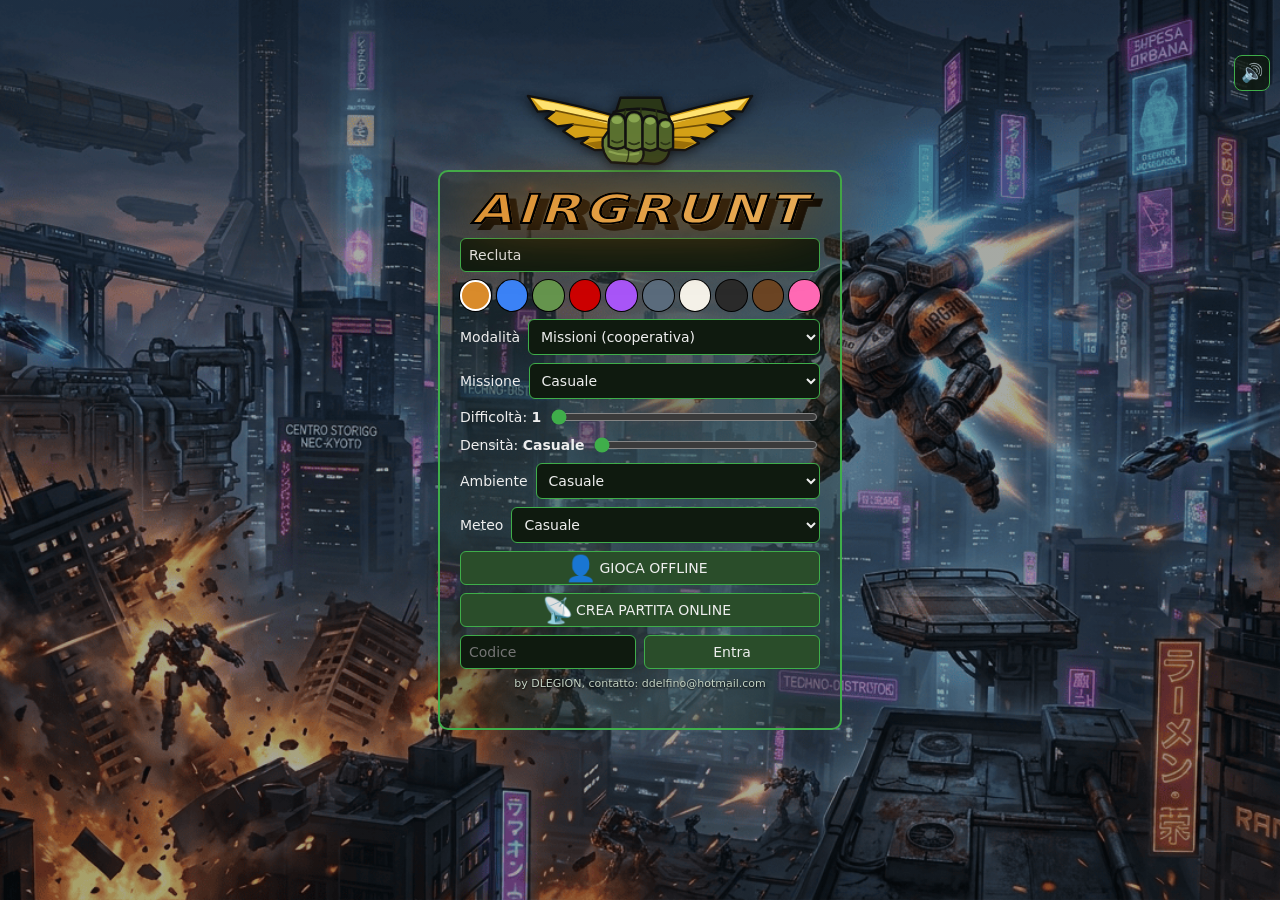
<file: DGAME/AGplay.html>
<!DOCTYPE html>
<html lang="it">
<head>
<meta charset="utf-8">
<meta name="viewport" content="width=device-width, initial-scale=1">
<title>AIRGRUNT</title>
<style>
html,body{margin:0;height:100%;background:#000;color:#9ca3af;font-family:system-ui,sans-serif}
body{display:flex;align-items:center;justify-content:center;text-align:center;line-height:1.6}
</style>
</head>
<body>
<div id="msg">Caricamento di AIRGRUNT…</div>
<noscript>Per giocare serve JavaScript.</noscript>
<script>
// AVVIO DI AIRGRUNT — questo file non cambia mai, quindi non importa se il browser lo tiene in cache.
// Online: scarica ogni volta l'ULTIMA pagina del gioco (mai dalla cache) e la mette al posto di questa;
// l'indirizzo resta quello di questo file (anche nei preferiti o sulla schermata Home).
// Se il download non è possibile (es. file aperto con doppio clic dal PC, dove il browser lo vieta),
// apre direttamente la pagina del gioco con un parametro sempre diverso.
(function(){
  var GAME = 'AGcore.html';
  function direct(){ location.replace(GAME + '?v=' + Date.now()); }
  if(location.protocol === 'file:'){ direct(); return; }          // in locale (file://) fetch è vietato: via diretta
  fetch(GAME + '?v=' + Date.now(), {cache:'no-store'})
    .then(function(r){ if(!r.ok) throw new Error('HTTP ' + r.status); return r.text(); })
    .then(function(html){ document.open(); document.write(html); document.close(); })
    .catch(direct);                                               // qualunque problema: via diretta
})();
</script>
</body>
</html>
</file>
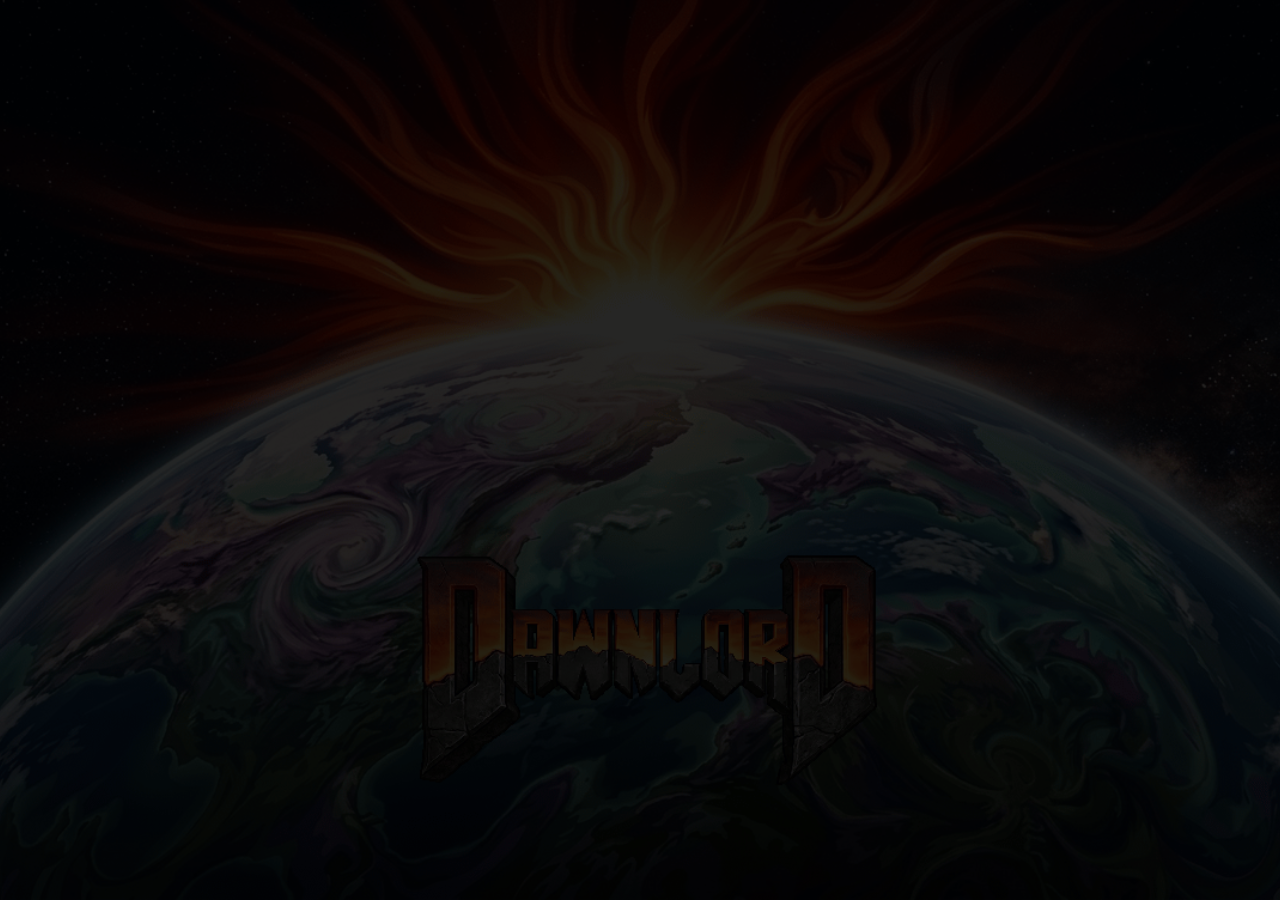
<file: DGAME/dawnlord.html>
<!DOCTYPE html>
<html lang="it">
<head>
<meta charset="utf-8">
<meta name="viewport" content="width=device-width, initial-scale=1">
<title>DawnlorD v0.666</title>
<style>
*{box-sizing:border-box;-webkit-tap-highlight-color:transparent}
body{margin:0;height:100vh;height:100dvh;display:flex;overflow:hidden;background:#000;color:#e5e7eb;font-family:"Trebuchet MS",system-ui,sans-serif}
aside{width:280px;flex-shrink:0;padding:12px 12px 45px 12px;background:#000;border-right:1px solid #1f2937;overflow-y:auto}
h1{font-size:18px;margin:0 0 10px}
h1 .d{color:var(--fz,#22c55e)}   /* le due "D" del titolo: colore della fazione di turno (--fz, impostata da updateUI), verde finché non c'è un giocatore */
#fpsBox{float:right;margin-top:3px;font-size:11px;font-weight:normal;font-variant-numeric:tabular-nums;color:#9ca3af}
h2{font-size:14px;margin:12px 0 4px;color:#9ca3af}
h2.lt{font-size:16px;font-weight:700;letter-spacing:.5px;text-transform:uppercase;margin:16px 0 6px;padding:4px 8px;border-left:4px solid currentColor;background:rgba(255,255,255,.06);border-radius:0 6px 6px 0;text-shadow:0 0 8px currentColor}   /* titoli della legenda: più grandi, in maiuscolo, con barra e alone del proprio colore */
h2.lt1{color:#4ade80}   /* terreni: verde brillante */
h2.lt2{color:#fbbf24}   /* edifici: ambra */
h2.lt3{color:#ef4444}   /* azioni: rosso */
h2.lt4{color:#22d3ee}   /* regole: ciano */
h2.lt{cursor:pointer;user-select:none;-webkit-user-select:none}   /* titoli della legenda cliccabili: aprono/chiudono la propria sezione */
h2.lt::after{content:'▾';float:right;font-size:14px}
h2.lt.closed::after{content:'▸'}
h2.lt.closed + div{display:none}
#status{padding:8px 10px;border-radius:6px;background:#1f2937;border-left:6px solid #888;font-size:14px;line-height:1.4}
button,select{background:#334155;color:#fff;border:0;border-radius:6px;padding:9px 12px;margin:3px 3px 3px 0;font-size:14px;font-family:inherit}
button:disabled{opacity:.35}
#placeBtn{background:#15803d}
.leg{font-size:12px;line-height:1.35;margin:4px 0}
main{flex:1;min-width:0;min-height:0;overflow:hidden;background:#000;position:relative}
#board{display:block;touch-action:none;cursor:pointer}
#menu{display:none;position:absolute;top:76px;right:10px;width:min(260px,60vw);max-height:calc(100% - 100px - env(safe-area-inset-bottom, 0px));overflow-y:auto;padding:12px 12px 30px 12px;background:#000;border:1px solid #374151;border-radius:10px}
#menu h3{margin:0 0 8px;font-size:16px}
#menu hr{border:0;border-top:1px solid #374151;margin:8px 0}
#menu button{display:block;width:100%;margin:5px 0;text-align:left; background:var(--btn-bg, #334155); transition:background 0.2s}
#menu button:hover:not(:disabled){background:var(--btn-bg-hover, #475569)}
.mstat{display:flex;justify-content:space-between;align-items:center;font-size:14px;margin:4px 0}
.pips{color:#facc15;letter-spacing:2px}
#menu .em{font-size:1.5em;line-height:0;vertical-align:-.1em}   /* emoji dei menu +50% senza cambiare l'altezza di righe e pulsanti */
#menu button.sbtn{display:inline-block;width:auto;margin:0 4px;padding:4px 14px}
#topbar{display:none;position:absolute;top:10px;left:50%;transform:translateX(-50%);z-index:5;pointer-events:none}
#turnBtn{margin:0;padding:6px 18px;background:rgba(17,24,39,.92);border:3px solid #888;border-radius:10px;text-align:center;line-height:1.25;cursor:pointer;pointer-events:auto}
#resBox{position:absolute;left:calc(100% + 8px);top:0;display:grid;gap:3px}
.rc{font-size:12px;font-weight:bold;padding:2px 7px;border:2px solid #888;border-radius:8px;text-align:center;white-space:nowrap;color:#fff;background:rgba(17,24,39,.92)}
/* ---- schermata d'apertura: solo immagine + lobby ---- */
#intro{display:none;position:absolute;inset:0;z-index:6;background:#000;overflow:hidden}
#intro::before{content:"";position:absolute;inset:0;background:url(img/intro2.png) center/cover no-repeat;opacity:.15;animation:introSlowPulse 10s ease-in-out infinite alternate}
@keyframes introSlowPulse{0%{transform:scale(1);opacity:.15}100%{transform:scale(1.16);opacity:1}}
body.intro-on #intro,body.pick-on #intro{display:block}
body.intro-on aside,body.intro-on #sideBtn,body.intro-on #board,body.intro-on #topbar,body.pick-on aside,body.pick-on #sideBtn{display:none}
body.intro-on #colorpick{display:none!important}
/* ---- schermata di scelta della fazione (prima della mappa) ---- */
#colorpick{display:none;position:absolute;inset:0;z-index:7;overflow:hidden;background:linear-gradient(rgba(0,0,0,.62),rgba(0,0,0,.84)),#000 url(img/intro2.png) center/cover no-repeat;user-select:none;-webkit-user-select:none;animation:pickFadeIn 1.2s ease-in-out}
@keyframes pickFadeIn{0%{opacity:0}100%{opacity:1}}

/* ---- AGGIUNTA: Stile per lo sfondo a pieno schermo della fazione ---- */
#facBg{position:absolute;inset:0;background-size:cover;background-position:center;opacity:1;transition:background-image .5s ease-in-out;pointer-events:none;z-index:1}
#colorpick .facwrap{position:absolute;left:50%;top:50%;width:min(94vmin,760px);aspect-ratio:1;transform:translate(-50%,-50%);z-index:2}
#colorpick #facmid{position:absolute;left:50%;top:50%;width:44%;transform:translate(-50%,-50%);text-align:center;text-shadow:0 1px 4px #000,0 0 8px #000;z-index:2}
#colorpick .fac{position:absolute;transform:translate(-50%,-50%);cursor:pointer;filter:drop-shadow(0 0 4px rgba(0,0,0,.85));transition:left .45s ease,top .45s ease,width .45s ease,height .45s ease,filter .3s}
#colorpick .fac.sel{z-index:2;filter:drop-shadow(0 0 16px var(--fc)) drop-shadow(0 0 3px #fff)}
#colorpick .facbd,#colorpick .facin{position:absolute;clip-path:polygon(29.3% 0,70.7% 0,100% 29.3%,100% 70.7%,70.7% 100%,29.3% 100%,0 70.7%,0 29.3%)}
#colorpick .facbd{inset:0;background:var(--fc)}
#colorpick .facin{inset:4.5%;background:#0b1020;display:flex;align-items:center;justify-content:center;font-weight:bold;font-size:clamp(11px,2.4vmin,20px);color:var(--fc)}
#colorpick .facin img{width:100%;height:100%;object-fit:cover;pointer-events:none}
#colorpick .fac.taken{cursor:not-allowed;filter:grayscale(1) brightness(.4)}
#colorpick .fac.taken .facin::after{content:'✕';position:absolute;inset:0;display:flex;align-items:center;justify-content:center;font-size:clamp(24px,8vmin,64px);color:#fff;background:rgba(0,0,0,.45)}
#colorpick #facmid{position:absolute;left:50%;top:50%;width:44%;transform:translate(-50%,-50%);text-align:center;text-shadow:0 1px 4px #000,0 0 8px #000}
#colorpick #facTitle{font-size:clamp(11px,2.3vmin,19px);color:#e5e7eb;line-height:1.25}
#colorpick #facName{font-size:clamp(20px,6.5vmin,52px);font-weight:bold;margin:.15em 0 .3em}
#colorpick #facOk{margin:0;padding:.55em 1.2em;font-size:clamp(13px,2.6vmin,20px);font-weight:bold;cursor:pointer;transition:all .2s ease;
  background:rgba(0,0,0,.5);border:2px solid var(--fc,#00ff88);color:var(--fc,#00ff88);
  box-shadow:0 0 10px var(--fc50,rgba(0,255,136,.5)),inset 0 0 8px var(--fc25,rgba(0,255,136,.25))}
#colorpick #facOk:hover:not(:disabled){background:var(--fc20,rgba(0,255,136,.2));box-shadow:0 0 22px var(--fc,#00ff88)}
#turnBtn *{pointer-events:none}
#turnBtn:focus,#turnBtn:focus-visible{outline:none}
#turnBtn .tn{display:block;font-size:12px;color:#cbd5e1}
#turnBtn .tt{display:block;font-size:20px;font-weight:bold}
#turnBtn.low .tt{color:#ef4444}
#winner{display:none;position:absolute;left:50%;top:50%;transform:translate(-50%,-50%);padding:22px 34px;text-align:center;font-size:24px;background:rgba(0,0,0,.88);border:3px solid #facc15;border-radius:14px}
#winner .leg{font-size:14px;margin:8px 0 12px}
#lobby{display:none;position:absolute;left:50%;top:50%;transform:translate(-50%,-50%);width:min(380px,92%);padding:18px;background:none;border:none;z-index:8;text-align:center;text-shadow:0 1px 3px #000;transition:opacity 1s ease-out,transform 1s ease-out}
body.lobby-wait #lobby{visibility:hidden;opacity:0;transform:translate(-50%,-46%) scale(.96)}   /* primi 3 secondi: menu nascosto (poi compare sfumando) */

/* ---- scritta scorrevole stile Star Wars sopra i pulsanti della lobby ---- */
#crawl{--ch:min(34vh,260px);position:absolute;left:50%;bottom:100%;transform:translateX(-50%);width:min(520px,94vw);height:var(--ch);overflow:hidden;perspective:300px;pointer-events:none;
  -webkit-mask-image:linear-gradient(to top,#000 50%,transparent 100%);mask-image:linear-gradient(to top,#000 50%,transparent 100%)}   /* sfuma in alto, come nel film */
#crawlTxt{position:absolute;left:0;right:0;top:var(--ch);transform-origin:50% 100%;text-align:justify;font-weight:bold;font-size:clamp(15px,3.7vmin,25px);line-height:1.5;color:#ffd54a;
  text-shadow:-2px -2px 0 #000,2px -2px 0 #000,-2px 2px 0 #000,2px 2px 0 #000,0 -2px 0 #000,0 2px 0 #000,-2px 0 0 #000,2px 0 0 #000,0 0 8px #000;   /* contorno nero + alone */
  animation:crawlUp 51s linear 5s infinite backwards}   /* 51s = 45s di scorrimento + 6s di pausa; 8s = attesa iniziale */
#crawlTxt p{margin:0 0 .8em}
@keyframes crawlUp{
  0%{transform:rotateX(25deg) translateY(100%);opacity:1}                                /* parte tutto sotto il riquadro: non si vede nulla */
  82%{opacity:1}
  88.235%,100%{transform:rotateX(25deg) translateY(calc(-3*var(--ch) - 100%));opacity:0}   /* 88.235% = 45s / 51s: il testo è salito e svanito del tutto; poi pausa */
}
#lobby .lrow{margin:12px 0}
#lobby input{background:#000;color:#fff;border:1px solid #475569;border-radius:6px;padding:9px 12px;font-size:16px;width:150px;text-transform:uppercase;text-align:center}
#lobby .code{font-size:32px;font-weight:bold;letter-spacing:5px;color:#facc15;margin:6px 0}
#lobLink{word-break:break-all;color:#93c5fd}

/* ---- Pulsanti della schermata iniziale: stile neon del vecchio gioco ---- */
#lobN, #lobBots, #lobMode {background:#000;border:1px solid #22c55e}
#lobCreate,#lobJoin,#lobLocal,#lobResume,#lobLeave{background:rgba(0,0,0,.5);border-width:2px;border-style:solid;font-weight:bold;cursor:pointer;transition:all .2s ease}

/* 1. HOST: verde neon */
#lobCreate{border-color:#00ff88;color:#00ff88;box-shadow:0 0 10px rgba(0,255,136,.5),inset 0 0 8px rgba(0,255,136,.25)}
#lobCreate:hover{background:rgba(0,255,136,.2);box-shadow:0 0 22px #00ff88}

/* 2. Codice e CLIENT: viola neon */
#lobCode{border:2px solid #cc00ff}
#lobby #lobCode{background:rgba(0,0,0,.5)}   /* stesso sfondo semi-trasparente dei pulsanti (#lobby davanti serve a battere la regola "#lobby input" di riga 97) */
#lobJoin{border-color:#cc00ff;color:#cc00ff;box-shadow:0 0 10px rgba(204,0,255,.5),inset 0 0 8px rgba(204,0,255,.25)}
#lobJoin:hover{background:rgba(204,0,255,.2);box-shadow:0 0 22px #cc00ff}

/* 3. LOCALE: oro neon */
#lobLocal{border-color:#ffd700;color:#ffd700;box-shadow:0 0 10px rgba(255,215,0,.5),inset 0 0 8px rgba(255,215,0,.25)}
#lobLocal:hover{background:rgba(255,215,0,.2);box-shadow:0 0 22px #ffd700}

/* 4. Riprendi / Esci: azzurro neon */
#lobResume,#lobLeave{border-color:#00ffff;color:#00ffff;box-shadow:0 0 10px rgba(0,255,255,.5),inset 0 0 8px rgba(0,255,255,.25)}
#lobResume:hover,#lobLeave:hover{background:rgba(0,255,255,.2);box-shadow:0 0 22px #00ffff}
#sideBtn{position:absolute;left:10px;top:10px;z-index:7;margin:0;padding:6px 11px;background:rgba(17,24,39,.92);border:2px solid #475569;border-radius:8px;font-size:16px;line-height:1;cursor:pointer}
body.side-hidden aside{display:none}
#surrBox{display:none;position:absolute;left:50%;top:50%;transform:translate(-50%,-50%);width:min(340px,92%);padding:18px;text-align:center;font-size:18px;background:rgba(10,12,22,.98);border:3px solid #e5e7eb;border-radius:12px;z-index:9}
#surrBox .leg{font-size:13px;margin:10px 0 14px;color:#cbd5e1}
#surrBox #surrYes{background:#b91c1c}
#netmsg{display:none;position:absolute;left:56px;top:10px;z-index:9;padding:6px 12px;background:rgba(127,29,29,.95);border:1px solid #ef4444;border-radius:8px;font-size:13px}
@media(max-width:760px){body{flex-direction:column}aside{width:100%;max-height:38vh;border-right:0}}

/* Schermata nera introduttiva a dissolvenza */
#fadeBlack{
  position: fixed;          /* Rimane fisso su tutto lo schermo */
  inset: 0;                 /* Copre da bordo a bordo (top, bottom, left, right a 0) */
  background: #000;         /* Colore nero totale */
  z-index: 999999;          /* Sta sopra a qualsiasi altro elemento del gioco */
  pointer-events: none;     /* I tocchi passano attraverso, nessun blocco dei comandi */
  animation: fadeBlack 3s ease-out forwards; /* Dura 3 secondi e mantiene lo stato finale */
}

@keyframes fadeBlack{
  0%   { opacity: 1; }      /* Inizio: 100% nero opaco */
  100% { opacity: 0; visibility: hidden; } /* Fine: invisibile e trasparente */
}
</style>
</head>
<body class="lobby-wait intro-on">
<div id="fadeBlack"></div>
<script>setTimeout(function(){ document.body.classList.remove('lobby-wait'); },2000);</script>
<aside>
  <h1><span class="d">D</span>awnlor<span class="d">D</span><span id="fpsBox"></span></h1>
  <div id="status"></div>
  <div id="tilebox">
    <h2>Tessera 12x12</h2>
    <div id="posLbl" class="leg"></div>
    <button id="prevBtn">◀</button><button id="nextBtn">▶</button>
    <button id="rotBtn">⟳ Ruota (R)</button>
    <button id="placeBtn">✔ Piazza (Invio)</button>
  </div>
  <h2>Partita</h2>
  <div id="roomInfo" class="leg"></div>
  <button id="fitBtn">⌖ Adatta vista (0)</button>
  <button id="surrBtn" style="display:none" title="Arrenditi: perdi tutte le unità e le basi">🏳️ Resa</button>
  <button id="fsBtn" style="display:none" title="Schermo intero">⛶ Schermo intero</button>
  <div class="leg">Rotella: zoom · trascina: sposta la mappa · due dita: zoom e spostamento</div>
  <h2 class="lt lt1 closed">Legenda terreni</h2>
  <div id="legend"></div>
  <h2 class="lt lt2 closed">Legenda edifici</h2>
  <div id="legendB"></div>
  <h2 class="lt lt3 closed">Legenda azioni</h2>
  <div id="legendS"></div>
  <h2 class="lt lt4 closed">Legenda regole</h2>
  <div id="legendR"></div>
</aside>
<main><div id="intro"></div><canvas id="board"></canvas><button id="sideBtn" title="Nascondi il pannello a sinistra">◀</button><div id="topbar"><button id="turnBtn"></button><div id="resBox"></div></div><div id="colorpick"></div><div id="menu"></div><div id="winner"></div><div id="surrBox"></div><div id="netmsg"></div>
<div id="lobby">
  <div id="crawl"><div id="crawlTxt">
  <p>IL VIAGGIO E' FINITO, LA CONQUISTA HA INIZIO. NUOVE TERRE E ABBONDANTI RISORSE TI ATTENDONO, MA ALTRE FAZIONI SONO PRONTE A TUTTO PUR DI STRAPPARTELE.</p>
  <p>SOLO UNA FAZIONE TRIONFERA'.</p>
  <p>SARAI TU A GUIDARE L'ALBA DI UN NUOVO IMPERO, O VEDRAI SOLO IL TRAMONTO DELLA TUA CIVILTA'?</p>
</div></div>
  <div id="lobMenu">
    
    <!-- 1. Riga HOST, CODICE, CLIENT -->
    <div style="display: flex; gap: 8px; margin-bottom: 18px; align-items: stretch;">
      <button id="lobCreate" style="flex: 1; margin: 0; padding: 10px; font-weight: bold; display: flex; align-items: center; justify-content: center; gap: 6px;">
        <span style="font-size: 24px; line-height: 1; display: inline-block; transform: scale(1.5); margin-right: 6px;">🖥️</span> HOST
      </button>
      <input id="lobCode" maxlength="8" placeholder="CODICE" autocomplete="off" style="flex: 1; margin: 0; width: 100%; text-align: center;">
      <button id="lobJoin" style="flex: 1; margin: 0; padding: 10px; font-weight: bold; display: flex; align-items: center; justify-content: center; gap: 6px;">
        JOIN <span style="font-size: 24px; line-height: 1; display: inline-block; transform: scale(1.5); margin-left: 6px;">🛰️</span>
      </button>
    </div>

    <!-- 2. Riga Selezione Giocatori e Bot -->
    <div style="display: flex; justify-content: center; gap: 32px; margin-bottom: 18px;">
      <div style="display: flex; flex-direction: column; align-items: center; gap: 6px;">
        <label for="lobN" style="font-size: 14px; font-weight: bold; color: #e5e7eb; display: flex; align-items: center; gap: 6px;">
          <span style="font-size: 24px; line-height: 1; display: inline-block; transform: scale(1.5); margin-right: 4px; margin-bottom: 4px;">👥</span> Giocatori
        </label>
        <select id="lobN" style="margin: 0; padding: 6px 16px;">
          <option>2</option><option>3</option><option>4</option><option>5</option><option>6</option>
        </select>
      </div>
      <div style="display: flex; flex-direction: column; align-items: center; gap: 6px;">
        <label for="lobBots" style="font-size: 14px; font-weight: bold; color: #e5e7eb; display: flex; align-items: center; gap: 6px;">
          <span style="font-size: 24px; line-height: 1; display: inline-block; transform: scale(1.3); margin-right: 4px; margin-bottom: 4px;">🤖</span> Bot
        </label>
        <select id="lobBots" style="margin: 0; padding: 6px 16px;">
          <option>0</option><option>1</option><option>2</option><option>3</option><option>4</option><option>5</option><option>6</option><option>7</option><option>8</option><option>9</option>
        </select>
      </div>
    </div>

    <!-- Pulsante Riprendi (invisibile di default) -->
    <div class="lrow" style="margin: 0 0 12px 0;">
      <button id="lobResume" style="display:none; width: 100%; margin: 0;">Riprendi la partita (host)</button>
    </div>

    <!-- 3. Riga Partita Locale -->
    <div style="text-align: center;">
      <button id="lobLocal" style="width: 100%; padding: 14px; font-weight: bold; margin: 0; font-size: 15px; display: flex; align-items: center; justify-content: center; gap: 8px;">
        <span style="font-size: 26px; line-height: 1; display: inline-block; transform: scale(1.5); margin-right: 8px;">📱</span> LOCALE (hotseat)
      </button>
    </div>

  </div>
  <div id="lobWait" style="display:none">
    <div class="leg">Codice stanza</div><div class="code" id="lobRoom"></div>
    <div class="leg" id="lobSeats"></div>
    <div class="leg" id="lobHostNote" style="display:none">Sei l'<b>host</b>: tieni aperta questa pagina per tutta la partita.</div>
    <div class="leg">Gli altri giocatori entrano con questo codice o da questo indirizzo:<br><span id="lobLink"></span></div>
    <button id="lobLeave">Esci</button>
  </div>
  <div class="leg" id="lobMsg"></div>
</div>
</main>

<script>
// Carica i file .js del gioco con un parametro sempre diverso: il browser non usa mai la copia in cache (anche su tablet).
// Stesso ordine di prima, caricamento sincrono. Suoni e immagini restano fuori; peerjs.min.js è una libreria e resta in cache.
(function(){
  var v = Date.now();
  ['drules.js','dcoop.js','dquests.js','dai.js','dcardsui2.js','dfx.js','dassets.js','peerjs.min.js','dnet.js'].forEach(function(f){
    document.write('<scr'+'ipt src="'+f+(f==='peerjs.min.js' ? '' : '?v='+v)+'"></scr'+'ipt>');
  });
})();
</script>
<script>
// ================== INTERFACCIA (grafica, menu, input) ==================
// Le regole e lo stato di gioco stanno in drules.js. Qui si legge lo stato per disegnarlo e ogni
// mossa del giocatore diventa UNA azione che passa da send() (vedi "CANALE VERSO IL NUCLEO").

const MENU_SHADE = 0.03;     // luminosità dello sfondo del menu rispetto al colore di fazione (1 = colore pieno, 0 = nero)
const shade = (hex,f) => '#'+[1,3,5].map(i=>Math.round(parseInt(hex.slice(i,i+2),16)*f).toString(16).padStart(2,'0')).join('');   // scurisce un colore #rrggbb
const STAT_COLOR = Object.fromEntries(STATS.map(s=>[s.id,s.color]));
const statNum = (id,v) => `<b style="color:${STAT_COLOR[id]}">${v}</b>`;   // numero colorato per i menu
const UNIT_EMOJI = '🗡️';
// Azioni speciali per tipo di entità (menu "Azioni speciali"): con mode = azione immediata scegliendo l'esagono, senza mode = sottomenu
const COMMON_SPECIALS = [   // identiche per basi e unità
  {id:'costruisci', e:'🛠', label:'Costruisci', rule:`Costruisce su una casella vuota adiacente un terreno (${BUILD_TERRAIN_COST} azioni, la nebbia ${BUILD_FOG_COST}; niente rocce) o un edificio (costi e requisiti nella legenda edifici). La miniera si costruisce invece sopra una risorsa adiacente.`},
  {id:'demolisci',  e:'💥', label:'Demolisci', mode:'demolish', rule:`Costo ${DEMOLISH_COST} azioni. Fa sempre ${DEMOLISH_DAMAGE} danni a ciò che sta in una casella adiacente: terreni, edifici, basi e unità (anche alleate). A 0 vita sparisce (una miniera lascia la risorsa).`},
  {id:'raccogli',   e:'💎', label:'Raccogli risorse', mode:'collect', rule:`Costo ${COLLECT_COST} azioni. Prende 1 risorsa adiacente: +${RESOURCE_VALUE} credito (la risorsa resta sempre disponibile).`},
  {id:'cura',       e:'💚', label:'Cura', mode:'heal', rule:`Costo ${HEAL_COST} azione. Restituisce ${HEAL_AMOUNT} vita a un'unità, base, edificio o muro adiacente (anche te stesso o un nemico), fino al massimo.`},
  {id:'difesa',     e:DEFENSE_EMOJI, label:'Difesa', instant:true,   // instant = azione immediata, senza scelta dell'esagono (logica in dcards.js)
   rule:`Costo ${DEFENSE_COST} azioni. Resti in allerta (${DEFENSE_EMOJI} sulla mappa) fino all'inizio del tuo prossimo turno. Nei turni degli altri: se un nemico si ferma a tiro (dopo uno spostamento o un lancio) gli spari per primo, gratis e ogni volta che succede; se ti attacca rispondi per primo e, se l'aggressore muore, il suo colpo non arriva. Il danno è il tuo attacco, con le normali regole di tiro (linea retta, gittata, ostacoli, nebbia). Se il bersaglio muore, il suo movimento si interrompe. Non si può rifare se già attiva.`},
  {id:'nuovacarta', e:'🛒🃏', label:'Compra Tattica', rule:`Sostituisce una carta già usata con una nuova scelta ora (sempre max 3 carte). Costo ${NEW_CARD_COST} risorse.`}   // sottomenu (cards.js): sostituisce una carta già usata, costa NEW_CARD_COST risorse
];
const SPECIALS = {
  base: [{id:'crea', e:'🧬', label:'Crea unità', rule:`Solo la base. Crea un'unità su una casella adiacente libera: scegli vita, passi, gittata e attacco (ogni punto oltre il minimo costa crediti: ${STATS.map(s=>s.e+s.cost).join(' · ')}). Costo 1 azione. Massimo ${MAX_UNITS} unità per fazione.`}, ...COMMON_SPECIALS],   // la base in più crea unità
  unit: [...COMMON_SPECIALS],
  struct: []                                                           // gli edifici hanno un menu proprio
};
const FX_MS = 1200;                 // durata (ms) del lampo sulle caselle colpite da artiglieria, silo e nucleare
const HL_RGB = {attack:'239,68,68', demolish:'249,115,22', collect:'34,197,94', construct:'59,130,246', airdrop:'160,255,0', fortino:'0,170,255', heal:'52,211,153', shell:'239,68,68', nuke:'217,70,239', smoke:'148,163,184'};   // colori evidenziazioni (default giallo)

const SQ3 = Math.sqrt(3);
const FONT = '"Apple Color Emoji","Segoe UI Emoji","Noto Color Emoji",sans-serif';
const MAP_DPR_SLOW = 1;       // risoluzione del canvas della mappa in modalità lenta (1 = più leggero ma più sfocato)
let slowMode = false;         // true (fino al ricaricamento) quando il disegno supera SLOW_DRAW_MS: risoluzione bassa e niente animazione di movimento (vedi fpsFrame)
function setMapRes(){         // ridimensiona SOLO il bitmap del canvas: non tocca zoom e spostamento della vista
  const dpr = slowMode ? Math.min(window.devicePixelRatio||1, MAP_DPR_SLOW) : (window.devicePixelRatio||1);   // normale: risoluzione piena dello schermo
  cv.width = Math.round(CW*dpr); cv.height = Math.round(CH*dpr);
  g.setTransform(dpr,0,0,dpr,0,0);
}
const cv = document.getElementById('board'), g = cv.getContext('2d');
let S = 30, V = {minC:0,minR:0,cols:TILE,rows:TILE};
let fitS = 30, Z = 1, PX = 0, PY = 0, CW = 0, CH = 0; // vista: zoom (1 = adatta alla finestra) e spostamento in pixel
const newDraft = () => Object.fromEntries(STATS.map(s=>[s.id,STAT_MIN]));
// Stato SOLO locale (non fa parte della partita): sel = id dell'entità selezionata, candIdx/rotN = anteprima della tessera
let hover = null, sel = null, menuPath = [], mode = null, draft = newDraft(), logMsg = '', pending = null, fx = null, candIdx = 0, rotN = 0;

// ---------- tessere: anteprima locale (posizione e rotazione si decidono qui, al piazzamento parte un'azione) ----------
const ghost = () => ({tx:cands[candIdx][0], ty:cands[candIdx][1], data:rotateTile(curTile,rotN), owner:step%NUM_PLAYERS});
function rotTile(){
  if(phase!=='tiles' || !isMine()) return;
  rotN = (rotN+1)%4;                                 // 90° in senso orario
  redraw();
}
function cycle(d){
  if(phase!=='tiles' || !isMine()) return;
  candIdx = (candIdx+d+cands.length)%cands.length;
  updateUI(); layout();
}
function placeTileUI(){ if(phase==='tiles' && isMine()) send({t:'placeTile', cand:candIdx, rot:rotN}); }

// ---------- scelta della fazione (all'inizio, prima della mappa) ----------
// 8 ottagoni in cerchio con le immagini img/faction1.png ... faction8.png: quello in alto, un po' più grande, è la fazione selezionata.
// Toccando un altro ottagono il cerchio ruota e quello toccato sale in alto; si conferma con il pulsante (o toccando di nuovo quello in alto).
let facSel = 0, facRandStep = -1;   // facRandStep: turno di scelta per cui la fazione casuale è già stata estratta
const facTaken = i => (players||[]).some(p=>p.color===PALETTE[i].color);      // (players non esiste ancora quando si costruisce la schermata)
const facFirstFree = () => { const i = PALETTE.findIndex((c,k)=>!facTaken(k)); return i<0 ? 0 : i; };
const facImg = i => IMG_DIR + 'faction' + ((FACTION_IMG[PALETTE[i].color]||{}).slot || i+1) + '.png';
function facPlace(){                                  // dispone gli ottagoni in cerchio con quello selezionato in alto
  const n = PALETTE.length;
  
  // ---- AGGIUNTA: Aggiorna lo sfondo a pieno schermo con l'immagine della fazione selezionata ----
  const bgEl = document.getElementById('facBg');
  if(bgEl) {
    bgEl.style.backgroundImage = `url(${facImg(facSel)})`;
  }
  // ------------------------------------------------------------------------------------------

  document.querySelectorAll('#colorpick .fac').forEach(f=>{
    const i = +f.dataset.i, k = (i-facSel+n)%n, a = (-90 + k*360/n)*Math.PI/180, top = k===0;
    f.style.left = (50 + 36*Math.cos(a)) + '%'; f.style.top = (50 + 36*Math.sin(a)) + '%';
    f.style.width = f.style.height = (top ? 32 : 20) + '%';
    f.classList.toggle('sel',top); f.classList.toggle('taken',facTaken(i));
  });
}
(function buildFactionScreen(){
  const el = document.getElementById('colorpick');
  // AGGIUNTO '<div id="facBg"></div>' all'inizio dell'HTML:
  el.innerHTML = '<div id="facBg"></div><div class="facwrap">' + PALETTE.map((c,i)=>`<div class="fac" data-i="${i}" style="--fc:${c.color}"><div class="facbd"></div><div class="facin"><img src="${facImg(i)}" alt="${c.name}" draggable="false"></div></div>`).join('')
    + '<div id="facmid"><div id="facTitle"></div><div id="facName"></div><button id="facOk">✔ Conferma</button></div></div>';
  el.querySelectorAll('img').forEach(im=>{ im.onerror = ()=>{ const t = document.createElement('span'); t.textContent = im.alt; im.replaceWith(t); }; });   // immagine mancante: resta il nome
  facPlace();
})();
function renderColorPicker(){
  const el = document.getElementById('colorpick'), show = phase==='colors' && !lobbyOpen();
  if(document.body.classList.contains('pick-on')!==show){ document.body.classList.toggle('pick-on',show); layout(); }   // a schermo intero: niente pannello a sinistra
  if(!show){ el.style.display = 'none'; facRandStep = -1; return; }
  if(facRandStep !== step){                                  // nuovo turno di scelta: fazione di partenza casuale tra quelle libere
    facRandStep = step;
    const free = PALETTE.map((c,k)=>k).filter(k=>!facTaken(k));
    if(free.length) facSel = free[Math.floor(Math.random()*free.length)];
  }
  if(facTaken(facSel)) facSel = facFirstFree();
  const p = curPlayer(), mine = isMine(), c = PALETTE[facSel];
  facPlace();
  document.getElementById('facTitle').textContent = mine ? `🎨 ${p.name}: scegli la tua fazione` : `⏳ ${p.name} sta scegliendo la fazione…`;
  const nm = document.getElementById('facName'); nm.textContent = c.name; nm.style.color = c.color;
  const ok = document.getElementById('facOk'); ok.style.display = mine ? '' : 'none'; ok.disabled = facTaken(facSel);
  const rgb = [1,3,5].map(i=>parseInt(c.color.slice(i,i+2),16)).join(',');   // "#rrggbb" → "r,g,b"
  ok.style.setProperty('--fc',   c.color);                // bordo, testo, bagliore pieno
  ok.style.setProperty('--fc50', `rgba(${rgb},.5)`);      // alone esterno
  ok.style.setProperty('--fc25', `rgba(${rgb},.25)`);     // bagliore interno
  ok.style.setProperty('--fc20', `rgba(${rgb},.2)`);      // sfondo in hover
  el.style.display = 'block';
}
function confirmFaction(){ if(phase==='colors' && isMine() && !facTaken(facSel)) send({t:'chooseColor', color:PALETTE[facSel].color}); }
document.getElementById('colorpick').addEventListener('click',e=>{
  if(phase!=='colors' || !isMine()) return;
  const f = e.target.closest('.fac');
  if(f){ 
    const i = +f.dataset.i; 
    if(facTaken(i)) return; 
    
    // RIMOSSO IL CONTROLLO: if(i===facSel) confirmFaction();
    // Adesso cliccare su qualsiasi fazione (compresa quella già selezionata) aggiorna solo la selezione e fa ruotare il cerchio, senza confermare.
    facSel = i; 
    playFactionMusic(PALETTE[i].color);      // la traccia della fazione parte subito, ancora prima della conferma
    renderColorPicker(); 
    return; 
  }
  // La conferma rimane legata ESCLUSIVAMENTE al pulsante #facOk
  if(e.target.closest('#facOk')) confirmFaction();
});

// ---------- geometria esagonale (punta in alto, righe dispari spostate) ----------
function ctr(c,r){ return [S*SQ3*((c-V.minC)+0.5*(r&1))+S*SQ3/2+PX, S*1.5*(r-V.minR)+S+PY]; }
function hexPath(ctx,x,y,s){
  ctx.beginPath();
  for(let k=0;k<6;k++){
    const a = Math.PI/180*(60*k-30), px = x+s*Math.cos(a), py = y+s*Math.sin(a);
    k ? ctx.lineTo(px,py) : ctx.moveTo(px,py);
  }
  ctx.closePath();
}
function highlights(){
  const h = new Set();
  if(!isMine()) return h;
  if(phase==='base'){
    baseHexes().forEach(k=>h.add(k));
  } else if(phase==='play' && mode){
    const e = selEntity();
    if(mode==='build' && e) freeNeighbors(e.c,e.r).forEach(([c,r])=>h.add(key(c,r)));        // accanto alla base scelta
    else if(mode==='move' && e) reachable(e).forEach((_,k)=>h.add(k));                     // fino a "passi"
    else if(mode==='attack' && e) targets(e).forEach(v=>h.add(key(v.c,v.r)));               // caselle attaccabili a tiro
    else if(mode==='demolish' && e) demolishTargets(e).forEach(([c,r])=>h.add(key(c,r)));    // oggetti e basi nemiche adiacenti
    else if(mode==='collect' && e) collectTargets(e).forEach(([c,r])=>h.add(key(c,r)));       // risorse adiacenti
    else if(mode==='construct' && e) constructTargets(e,pending).forEach(([c,r])=>h.add(key(c,r)));   // caselle adiacenti valide per ciò che si costruisce (la miniera: sopra una risorsa)
    else if(mode==='airdrop') airdropTargets().forEach(([c,r])=>h.add(key(c,r)));              // carta Airdrop: qualsiasi esagono libero
    else if(mode==='fortino') fortinoTargets().forEach(([c,r])=>h.add(key(c,r)));              // carta Fortino: vuoto o roccia da rinforzare
    else if(mode==='heal' && e) healTargets(e).forEach(([c,r])=>h.add(key(c,r)));              // alleati o muri feriti adiacenti
    else if(mode==='infect' && e) coopInfectTargets(e).forEach(([c,r])=>h.add(key(c,r)));            // coop: basi di mostri adiacenti
    else if(mode==='techArmor' && e) techArmorTargets(e).forEach(([c,r])=>h.add(key(c,r)));    // top-tech: unità o basi adiacenti non ancora al massimo
    else if((mode==='shell' || mode==='nuke' || mode==='smoke') && e) shellTargets(e,mode==='nuke',mode==='smoke').forEach(([c,r])=>h.add(key(c,r)));   // artiglieria / silo: fascia di gittata
  }
  return h;
}

// ---------- disegno ----------
function emoji(e,x,y,size){
  g.font = size+'px '+FONT; g.textAlign='center'; g.textBaseline='middle';
  g.fillStyle = '#fff';   // sempre opaco: senza questa riga l'emoji eredita l'ultimo colore usato
  g.fillText(e,x,y+size*0.05);
}
const SEL_RING_R = 1.0;      // cerchio di selezione: raggio INTERNO in multipli di S (1 = tocca i vertici dell'esagono, cioè lo circoscrive)
const SEL_RING_W = 0.14;     // spessore dell'anello nel colore di fazione (multipli di S)
const SEL_WHITE_W = 0.09;    // spessore del bordo bianco, solo verso l'esterno (multipli di S)
const TERRAIN_OVER_SIZE = 0.75;   // dimensione dell'emoji del terreno disegnata sopra unità e basi (1 = come sulla mappa)
function cornerEmoji(e,x,y,side){
  g.save(); g.globalAlpha = 1;
  emoji(e,x+S*0.45*side,side ? y-S*0.45 : y,S*TERRAIN_OVER_SIZE);
  g.restore();
}
function terrainOver(c,r,x,y){                         // ridisegna l'emoji del terreno sopra l'unità o la base che ci sta sopra
  if(treasures.has(key(c,r))) cornerEmoji('💰',x,y,-1);   // tesoro sotto un'unità
  const k = terr(c,r); if(!k || !TERRAINS[k].e) return;
  cornerEmoji(TERRAINS[k].e,x,y,-1);
}
function statBadge(x,y,u){                             // sotto l'unità: vita, passi, gittata, attacco (solo numeri colorati)
  const val = {vita:u.hp, passi:moveOf(u), gittata:rangeOf(u), attacco:attackOf(u)};
  g.font = `bold ${S*0.42}px sans-serif`; g.textAlign = 'left'; g.textBaseline = 'middle';
  const gap = S*0.12, w = STATS.map(s=>g.measureText(val[s.id]).width);
  let px = x - (w.reduce((a,b)=>a+b,0) + gap*(STATS.length-1))/2;
  const py = y + S*0.8;
  g.lineWidth = 3; g.strokeStyle = '#000';
  STATS.forEach((s,i)=>{ g.fillStyle = s.color; g.strokeText(val[s.id],px,py); g.fillText(val[s.id],px,py); px += w[i]+gap; });
}
function dmgBadge(x,y,hp){                             // vita rimasta di un oggetto danneggiato
  g.font = `bold ${S*0.55}px sans-serif`; g.textAlign = 'center'; g.textBaseline = 'middle';
  g.lineWidth = 3; g.strokeStyle = '#000'; g.fillStyle = '#fdba74';
  g.strokeText(hp,x,y-S*0.5); g.fillText(hp,x,y-S*0.5);
}
function terrBadge(x,y,hp){                            // vita rimasta di un terreno (rocce, nebbia, coperture...): bianca con bordo nero, al centro della casella
  g.save();
  g.font = `bold ${S*0.55}px sans-serif`; g.textAlign = 'center'; g.textBaseline = 'middle';
  g.lineJoin = 'round'; g.lineWidth = 4; g.strokeStyle = '#000'; g.fillStyle = '#fff';
  g.strokeText(hp,x,y); g.fillText(hp,x,y);
  g.restore();
}
let bgOn = false;                                      // true se l'immagine di sfondo è stata disegnata in questo ciclo (dassets.js: drawMapBg)
let occ = new Set();                                    // caselle occupate da basi, edifici o unità (ricalcolato a ogni disegno)
function cell(c,r,t,owner,alpha,gh,pass){              // pass 0 = sfondo dell'esagono, pass 1 = immagine/emoji e numeri (le immagini possono sbordare)
  const [x,y] = ctr(c,r);
  if(x<-S*2||y<-S*2||x>CW+S*2||y>CH+S*2) return; // fuori dalla vista (margine largo: le immagini sbordano)
  g.globalAlpha = alpha;
  if(pass===0){
    const neutral = !t || TERRAINS[t].tint===EMPTY_BG;
    hexPath(g,x,y,S);
    if(!neutral){ g.fillStyle = TERRAINS[t].tint; g.fill(); }
    else if(!bgOn){ g.fillStyle = EMPTY_BG_NOIMG; g.fill(); }   // con l'immagine c'è già il velo generale; il fondo serve solo se l'immagine manca
    g.lineWidth = 0.3; g.strokeStyle = gh?'#94a3b8':'#777'; g.stroke();
    g.globalAlpha = 1; return;
  }
  const occupied = occ.has(key(c,r));                    // con un'unità o una base sopra, l'emoji grande non si disegna: c'è quella piccola e opaca (terrainOver)
  if(t==='miniera' && !occupied) emoji('💎',x,y,S);       // la miniera sta sopra una risorsa: il cristallo resta sotto il piccone
  if(t && !terrainSprite(t,c,r,x,y) && !occupied) emoji(TERRAINS[t].e,x,y,t==='miniera' ? S*0.99 : S);
  if(treasures.has(key(c,r)) && !occupied) emoji('💰',x,y,S*0.8);   // tesoro apparso dopo il crollo della roccia
  if(!gh && nukeMarks.has(key(c,r))) {
    const nx = t ? x+S*0.42 : x, ny = t ? y+S*0.42 : y;
    // Immagine ingrandita del 200% (S*1.6 e S*3.0 anziché 0.8 e 1.5)
    const imgSize = t ? S*1.6 : S*3.0; 
    
    // Cerca di disegnare GU12.png. Se non lo trova, usa l'emoji con le sue grandezze originali
    if(!drawSprite('GU12.png', nx, ny, imgSize, true)) {
      emoji('🌋', nx, ny, t ? S*0.5 : S*0.85);
    }
  }
  g.globalAlpha = 1;
  // il numero di vita degli oggetti danneggiati non si disegna qui: lo fa draw() alla fine, sopra unità, basi ed edifici
  if(t==='miniera'){                                    // anello nel colore del proprietario
    const o = mineOwner.get(key(c,r));
    if(o!==undefined){ const lw = 6; hexPath(g,x,y,S-lw/2); g.lineWidth = lw; g.strokeStyle = players[o].color; g.stroke(); }
  }
}
// Tessera in anteprima (fase mappa): evidenziata nel colore della fazione, accesa e pulsante (fill + bordo esterno)
const GLOW_PERIOD = 260;       // più basso = lampeggia più veloce (un ciclo completo ogni ~6,3 x questo valore, in ms)
const GLOW_FILL = [0.25,0.40]; // trasparenza del riempimento: minimo e variazione (0.25 → 0.65)
const GLOW_FRAME_W = 3;        // spessore base del bordo esterno (in pixel, cresce col lampeggio)
const GLOW_EDGES = [           // lato k dell'esagono -> [vicino riga pari, vicino riga dispari] come (dc,dr)
  [[1,0],[1,0]], [[0,1],[1,1]], [[-1,1],[0,1]], [[-1,0],[-1,0]], [[-1,-1],[0,-1]], [[0,-1],[1,-1]]
];
let glowT = 0;
function ghostGlow(t,color){
  const k = 0.5+0.5*Math.sin(Date.now()/GLOW_PERIOD), inTile = (c,r) => Math.floor(c/TILE)===t.tx && Math.floor(r/TILE)===t.ty;
  g.save(); g.lineJoin = 'round'; g.lineCap = 'round';
  for(let i=0;i<TILE;i++) for(let j=0;j<TILE;j++){      // riempimento + bordo di ogni esagono
    const [x,y] = ctr(t.tx*TILE+j,t.ty*TILE+i);
    if(x<-S*2||y<-S*2||x>CW+S*2||y>CH+S*2) continue;
    hexPath(g,x,y,S);
    g.globalAlpha = GLOW_FILL[0]+GLOW_FILL[1]*k; g.fillStyle = color; g.fill();
    g.globalAlpha = 0.5+0.5*k; g.lineWidth = 1+k; g.strokeStyle = color; g.stroke();
  }
  g.beginPath();                                          // cornice esterna della tessera: solo i lati senza vicino nella tessera
  for(let i=0;i<TILE;i++) for(let j=0;j<TILE;j++){
    const c = t.tx*TILE+j, r = t.ty*TILE+i, [x,y] = ctr(c,r);
    for(let e=0;e<6;e++){
      const d = GLOW_EDGES[e][r&1];
      if(inTile(c+d[0],r+d[1])) continue;
      const a0 = Math.PI/180*(60*e-30), a1 = Math.PI/180*(60*(e+1)-30);
      g.moveTo(x+S*Math.cos(a0),y+S*Math.sin(a0)); g.lineTo(x+S*Math.cos(a1),y+S*Math.sin(a1));
    }
  }
  g.globalAlpha = 0.65+0.35*k; g.lineWidth = GLOW_FRAME_W+3*k; g.strokeStyle = color; g.stroke();
  g.restore();
}
function drawTile(t,alpha,gh,pass){
  for(let i=0;i<TILE;i++) for(let j=0;j<TILE;j++) cell(t.tx*TILE+j,t.ty*TILE+i,t.data[i][j],t.owner,alpha,gh,pass);
}

// ================= EVENTI GRAFICI AMBIENTALI =================
const AMBIENT_TYPES = [
  { id: 'GUA16', dir: -1 }, // da destra a sinistra
  { id: 'ALI7',  dir:  1 }, // da sinistra a destra
  { id: 'EUR16', dir:  1 }, // da sinistra a destra
  { id: 'DEM13', dir: -1 }, // da destra a sinistra
  { id: 'MED14', dir:  1 }, // da sinistra a destra
  { id: 'ROB15', dir: -1 }, // da destra a sinistra
  { id: 'ZER8',  dir:  1 }  // da sinistra a destra
];

let nextAmbientSpawnTime = 0;

// Timer indipendente: controlla ogni secondo se è ora di far apparire un'immagine
setInterval(() => {
  if (phase !== 'play') {
    nextAmbientSpawnTime = 0; // Azzera se non siamo in partita
    fxAmbient.length = 0;
    return;
  }
  
  const now = Date.now();
  
  // Inizializza il timer al primo avvio (tra 1 e 3 minuti)
  if (nextAmbientSpawnTime === 0) {
    nextAmbientSpawnTime = now + Math.floor(Math.random() * 120000) + 60000; 
  }
  
  // Quando scade il timer, crea l'entità
  if (now > nextAmbientSpawnTime) {
    const config = AMBIENT_TYPES[Math.floor(Math.random() * AMBIENT_TYPES.length)];
    fxAmbientAdd(config.id + '.png', config.dir);   // movimento e disegno: dfx.js (canvas degli effetti)
    
    // Imposta il prossimo timer (tra 1 e 3 minuti -> da 60.000 a 180.000 ms)
    nextAmbientSpawnTime = now + Math.floor(Math.random() * 120000) + 60000;
  }
}, 1000);

function draw(){
  g.clearRect(0,0,cv.width,cv.height);
  occ = new Set(); players.forEach(p=>[...p.bases,...p.units,...p.structs].forEach(e=>{ if(!(COOP && coopHide(p,e,e.isBase))) occ.add(key(e.c,e.r)); }));
  const gt = phase==='tiles' && isMine() ? ghost() : null;
  bgOn = drawMapBg(gt ? [...tiles.values(),gt] : [...tiles.values()]);   // immagine di sfondo sotto tutte le caselle
  [0,1].forEach(pass=>{                               // prima gli sfondi di tutte le caselle, poi le immagini: così non vengono coperte dalle caselle vicine
    tiles.forEach(t=>drawTile(t,1,false,pass));
    if(gt){ drawTile(gt,0.75,true,pass); if(pass===0) ghostGlow(gt,players[gt.owner].color); }
  });
  if(COOP) coopDrawFog();                             // coop: nebbia di guerra (nero = mai vista, velo = già vista)
  if(phase==='play' && mode==='attack'){              // linee di tiro disponibili (rosso tenue)
    const e = selEntity();
    if(e) (e.sniperBuff ? sniperLines(e) : firingLines(e)).cells.forEach(([c,r])=>{
      const [x,y] = ctr(c,r); hexPath(g,x,y,S*0.92); g.fillStyle = 'rgba(239,68,68,.12)'; g.fill();
    });
  }
  const hl = highlights();
  hl.forEach(k=>{
    const [c,r] = k.split(',').map(Number), [x,y] = ctr(c,r);
    const on = hover && hover.c===c && hover.r===r;
    hexPath(g,x,y,S*0.92);
    const rgb = HL_RGB[mode] || '250,204,21';
    g.fillStyle = `rgba(${rgb},${on?.55:.28})`; g.fill();
    g.lineWidth = on?3:2; g.strokeStyle = `rgb(${rgb})`; g.stroke();
  });
  if(phase==='play' && mode==='nuke' && hover && hl.has(key(hover.c,hover.r)))   // anteprima dell'area d'esplosione
    blastCells(hover.c,hover.r).forEach(([c,r])=>{ const [x,y] = ctr(c,r); hexPath(g,x,y,S*0.92); g.fillStyle = `rgba(${HL_RGB.attack},.5)`; g.fill(); g.lineWidth = 2; g.strokeStyle = `rgb(${HL_RGB.attack})`; g.stroke(); });
  if(fx && Date.now()>=fx.from && Date.now()<fx.until)                // lampo sulle caselle appena colpite (dopo il volo, se c'è)
    fx.cells.forEach(([c,r])=>{ const [x,y] = ctr(c,r); hexPath(g,x,y,S*0.95); g.fillStyle = `rgba(${fx.rgb},.6)`; g.fill(); });
  empCells.forEach((o,k)=>{                                 // zona EMP: qui la nebbia non ha effetto (fino alla fine del turno di chi l'ha lanciata)
    const [c,r] = k.split(',').map(Number), [x,y] = ctr(c,r);
    if(x<-S*2||y<-S*2||x>CW+S*2||y>CH+S*2) return;
    hexPath(g,x,y,S*0.95); g.fillStyle = 'rgba(255,0,204,.14)'; g.fill();
  });
  smokeCells.forEach((o,k)=>{                               // fumogeno: nebbia temporanea
    if(empCells.has(k)) return;                             // annullato dall'EMP: non si disegna
    const [c,r] = k.split(',').map(Number), [x,y] = ctr(c,r);
    hexPath(g,x,y,S*0.95); g.fillStyle = 'rgba(203,213,225,.38)'; g.fill(); g.globalAlpha = 0.75; emoji('☁️',x,y,S*0.9); g.globalAlpha = 1;
  });
  const se = phase==='play' ? selEntity() : null;   // cerchio di selezione nel colore di fazione (sotto unità, basi e numeri)
  if(se){                                           
    const [x,y] = fxUnitPos(se);
    const sizeMult = se.finalBase ? 1.5 : 1;        // Allarga l'anello di selezione per la base finale
    const r0 = S*SEL_RING_R * sizeMult, w = S*SEL_RING_W, ow = Math.max(2.5,S*SEL_WHITE_W);
    g.beginPath(); g.arc(x,y,r0+w/2,0,Math.PI*2); g.lineWidth = w; g.strokeStyle = curPlayer().color; g.stroke();        
    g.beginPath(); g.arc(x,y,r0+w+ow/2,0,Math.PI*2); g.lineWidth = ow; g.strokeStyle = '#fff'; g.stroke();              
  }
  [0,1].forEach(pass=>players.forEach(p=>{              // 2 passate: prima gli sfondi di tutti, poi immagini e numeri (le immagini possono sbordare senza essere coperte)
    p.bases.forEach(b=>{
      if(COOP && coopHide(p,b,true)) return;              // coop: base nemica mai scoperta
      const [x,y] = ctr(b.c,b.r);
      if(pass===0){ baseBack(p.color,x,y,b); return; }        // sfondo semi-trasparente + bordo tondo spesso (dassets.js)
      if(!baseSprite(p,b,x,y)) emoji('🏰',x,y,S*0.85);
      terrainOver(b.c,b.r,x,y);
      if(b.hp<b.st.vita) dmgBadge(x,y,b.hp);              // numerino solo se la base è danneggiata
      cardMarks(b,x,y);
    });
    p.structs.forEach(s=>{                                   // edifici: esagono nel colore della fazione con l'emoji dell'edificio
      if(COOP && coopHide(p,s,false)) return;                // coop: gli edifici dei mostri fuori visuale non si vedono (quest di fazione)
      const [x,y] = ctr(s.c,s.r);
      if(pass===0){ hexPath(g,x,y,S); g.fillStyle = p.color; g.fill(); g.lineWidth = 2; g.strokeStyle = '#fff'; g.stroke(); return; }
      if(structSprite(p,s,x,y)) cornerEmoji(BUILDINGS[s.type].e,x,y,0);   // c'è l'immagine: l'emoji resta piccola, esattamente al centro della casella
      else emoji(BUILDINGS[s.type].e,x,y,S*0.8);                          // niente immagine: emoji grande come prima
      terrainOver(s.c,s.r,x,y);                              // il bunker può stare su qualunque terreno: l'emoji del terreno resta visibile in piccolo
      if(s.hp<s.st.vita) dmgBadge(x,y,s.hp);                 // numerino solo se danneggiato
      cardMarks(s,x,y);
    });
    p.units.forEach(u=>{
      if(COOP && coopHide(p,u,false)) return;             // coop: i nemici fuori visuale non si vedono mai
      const [x,y] = fxUnitPos(u);                         // durante lo spostamento: posizione interpolata (dfx.js)
      if(pass===0){ unitBack(p.color,x,y); return; }      // sfondo semi-trasparente + bordo esagonale spesso (dassets.js)
      if(!unitSprite(p,u,x,y)) emoji(UNIT_EMOJI,x,y,S*0.8);
      terrainOver(u.c,u.r,x,y); statBadge(x,y,u); cardMarks(u,x,y);
    });
  }));
  g.globalAlpha = 1;
  if(phase==='play' && mode){                         // caselle evidenziate occupate (unità, basi, edifici): il colore si ridisegna SOPRA, altrimenti lo coprono
    const rgb = HL_RGB[mode] || '250,204,21';
    hl.forEach(k=>{
      if(!occ.has(k)) return;
      const [c,r] = k.split(',').map(Number), [x,y] = ctr(c,r);
      const on = hover && hover.c===c && hover.r===r;
      hexPath(g,x,y,S*0.95);
      g.fillStyle = `rgba(${rgb},${on?.5:.25})`; g.fill();
      g.lineWidth = on?4:3; g.strokeStyle = `rgb(${rgb})`; g.stroke();
    });
    if(mode==='nuke' && hover && hl.has(key(hover.c,hover.r)))   // anteprima dell'area d'esplosione: anche sopra le entità
      blastCells(hover.c,hover.r).forEach(([c,r])=>{
        if(!occ.has(key(c,r))) return;
        const [x,y] = ctr(c,r);
        hexPath(g,x,y,S*0.95); g.fillStyle = `rgba(${HL_RGB.attack},.4)`; g.fill(); g.lineWidth = 3; g.strokeStyle = `rgb(${HL_RGB.attack})`; g.stroke();
      });
  }
  if(COOP) coopDrawObjects();                         // coop: sopravvissuto e drone abbattuto
  objHp.forEach((hp,k)=>{                             // vita rimasta di rocce e altri oggetti danneggiati: sopra a unità (Spettro incluso), basi ed edifici
    const [c,r] = k.split(',').map(Number), [x,y] = ctr(c,r);
    if(x<-S*2||y<-S*2||x>CW+S*2||y>CH+S*2) return;   // fuori dalla vista
    if(terr(c,r)) terrBadge(x,y,hp);                   // solo se l'oggetto esiste ancora
  });
  const rockUnits = new Set();                        // rocce con sopra un'unità (Spettro): il numero della vita si vede sempre, anche a vita piena
  players.forEach(p=>p.units.forEach(u=>{ if(terr(u.c,u.r)==='rocce' && !(COOP && coopHide(p,u,false))) rockUnits.add(key(u.c,u.r)); }));
  rockUnits.forEach(k=>{
    if(objHp.has(k)) return;                          // già disegnato sopra (roccia danneggiata)
    const [c,r] = k.split(',').map(Number), [x,y] = ctr(c,r);
    if(x<-S*2||y<-S*2||x>CW+S*2||y>CH+S*2) return;
    terrBadge(x,y,objMaxHp('rocce'));
  });
  players.forEach(p=>p.units.forEach(u=>{             // edificio con sopra uno Spettro: la sua vita si vede sempre, sopra all'unità
    const s = structCover(u); if(!s || (COOP && coopHide(p,u,false))) return;
    const [x,y] = ctr(s.c,s.r); if(x<-S*2||y<-S*2||x>CW+S*2||y>CH+S*2) return;
    dmgBadge(x,y,s.hp);
  }));
  drawShieldCounts();                                 // numero di scudi della carta (dcardsui2.js)
  drawDomeShields();                                  // scudi dei dome: per ultimi, sopra a basi, edifici e unità
  if(gt && !glowT) glowT = setTimeout(()=>{ glowT = 0; redraw(); },40);   // tessera in anteprima: continua a lampeggiare (~25 fotogrammi/s, si ferma da sola finita la fase)
}
// Shield dome: ogni casella con scudi ha un cerchio tratteggiato (stessa grafica dello scudo della carta) e il numero di scudi rimasti.
// Se più dome coprono la stessa casella gli scudi si sommano (domeHit li scarica uno alla volta, nell'ordine): un solo cerchio e un solo numero, quello totale.
function drawDomeShields(){
  const tot = new Map();
  players.forEach(p=>p.structs.forEach(s=>{
    if(s.type!=='domo' || !s.cs) return;
    Object.entries(s.cs).forEach(([k,n])=>{ if(n>0) tot.set(k,(tot.get(k)||0)+n); });
  }));
  tot.forEach((n,k)=>{
    const [c,r] = k.split(',').map(Number), [x,y] = ctr(c,r);
    if(x<-S*2||y<-S*2||x>CW+S*2||y>CH+S*2) return;
    const rad = S*(entitiesHere(c,r).some(e=>e.shielded>0) ? 1.1 : 0.95);   // se sulla casella c'è anche lo scudo della carta, il cerchio del dome è un po' più grande: restano distinguibili
    g.save();
    g.beginPath(); g.arc(x,y,rad,0,Math.PI*2); g.fillStyle = `rgba(0,255,255,${Math.min(0.2,0.04+0.03*n)})`; g.fill();
    g.strokeStyle = '#00ffff'; g.lineWidth = 3; g.setLineDash([8,6]); g.stroke(); g.setLineDash([]);
    g.font = `bold ${Math.round(S*0.42)}px sans-serif`; g.textAlign = 'center'; g.textBaseline = 'middle';   // numero sul bordo in alto del cerchio
    g.lineWidth = 3.5; g.strokeStyle = '#000'; g.fillStyle = '#67e8f9';
    g.strokeText(n,x,y-rad); g.fillText(n,x,y-rad);
    g.restore();
  });
}
// dimensiona la vista sulle tessere piazzate (+ quella in anteprima) e ridisegna
function layout(){
  const list = [...tiles.values()];
  if(phase==='tiles' && (isMine() || !list.length)) list.push(ghost());
  else if(!list.length) list.push({tx:0,ty:0});     // fase fazioni: mappa ancora vuota
  const xs = list.map(t=>t.tx), ys = list.map(t=>t.ty), mx = Math.min(...xs), my = Math.min(...ys);
  V = {minC:mx*TILE, minR:my*TILE, cols:(Math.max(...xs)-mx+1)*TILE, rows:(Math.max(...ys)-my+1)*TILE};
  const m = document.querySelector('main');
  CW = m.clientWidth; CH = m.clientHeight;
  fitS = Math.max(6, Math.min((CW-24)/(SQ3*(V.cols+0.5)), (CH-24)/(1.5*V.rows+0.5)));
  cv.style.width = CW+'px'; cv.style.height = CH+'px';
  setMapRes();
  Z = 1; S = fitS;                                  // adatta la vista alla mappa
  PX = (CW-S*SQ3*(V.cols+0.5))/2; PY = (CH-S*(1.5*V.rows+0.5))/2;
  draw();
}

// ---------- interfaccia ----------
function updateUI(){
  const st = document.getElementById('status'), p = curPlayer();
  st.style.borderLeftColor = p ? p.color : '#22c55e';
  document.documentElement.style.setProperty('--fz', p ? p.color : '#22c55e');   // colore di fazione di turno: usato anche dalle "D" del titolo
  let msg;
  if(phase==='tiles') msg = `<b>${p.name}</b>: ruota la tua tessera, scegli dove affiancarla alle altre (◀ ▶) e conferma. Tessera ${step+1}/${NUM_PLAYERS}.`;
  else if(phase==='colors') msg = `🎨 <b>${p.name}</b>: scegli il tuo colore di fazione.`;
  else if(phase==='base') msg = `<b>${p.name}</b>: scegli la posizione della base in uno degli angoli liberi (zone evidenziate).`;
  else if(phase==='cards') msg = `🃏 <b>${p.name}</b>: scegli ${CARDS_PER_PLAYER} carte tattica.`;
  else if(phase==='over') msg = coopOverTitle() ? `<b>${coopOverTitle()}</b> – ${winner.why}.` : `🏆 <b>Vince ${players[winner.i].name}</b> – ${winner.why}.`;
  else msg = `<b>Round ${Math.floor(step/NUM_PLAYERS)+1}</b> – turno di <b>${p.name}</b>: seleziona la tua base o una tua unità. 💰 ${p.credits}` + (logMsg ? `<br>${logMsg}` : '');
  const wait = !isMine() && phase!=='over';
  st.innerHTML = (wait ? `⏳ Tocca a <b>${p.name}</b>…` + (phase==='play' && logMsg ? `<br>${logMsg}` : '') : msg) + onlineNote();
  document.getElementById('tilebox').style.display = phase==='tiles' && isMine() ? '' : 'none';
  syncTimer();
  const wEl = document.getElementById('winner');                          // banner di vittoria sopra la mappa
  if(phase==='over'){
    const winP = players[winner.i];               // Dati del giocatore vincente
    const fData = FACTION_IMG[winP.color];        // Dati grafici della fazione
    const imgHq = fData ? `${IMG_DIR}HQ${fData.slot}.png` : '';  // Percorso dell'immagine della base

    wEl.innerHTML = `
      <div style="margin-bottom: 16px;">
        ${imgHq ? `<img src="${imgHq}" style="width: 320px; height: 320px; max-width: 80vw; max-height: 45vh; object-fit: contain; filter: drop-shadow(0 0 55px ${winP.color}); pointer-events: none;" alt="Base">` : '<span style="font-size:90px">🏆</span>'}
      </div>
      <div style="font-size: 28px; margin-bottom: 6px;">${coopOverTitle() ? `<b style="color:${winP.color}">${coopOverTitle()}</b>` : `Vince <b style="color:${winP.color}">${winP.name}</b>`}</div>
      <div class="leg" style="color: #cbd5e1; margin-bottom: 18px;">${winner.why}</div>
      <button id="again" style="padding: 12px 24px; font-size: 16px; font-weight: bold;">${online ? 'Esci' : 'Nuova partita'}</button>
    `;
    
    // Cambia il colore del bordo e aggiunge un alone anche al riquadro esterno
    wEl.style.borderColor = winP.color;
    wEl.style.boxShadow = `0 0 60px ${winP.color}55`; 
    wEl.style.display = 'block';
  } else {
    wEl.style.display = 'none';
  }
  if(phase==='tiles'){
    document.getElementById('posLbl').textContent = `Posizione ${candIdx+1}/${cands.length}`;
    document.getElementById('prevBtn').disabled = document.getElementById('nextBtn').disabled = cands.length<2;
  }
  renderCardPicker();
  renderColorPicker();
  renderMenu();
  coopRenderUI();                                 // coop: pannello delle quest
  updateSurr();
}
// ---------- RESA (pulsante nel pannello di sinistra + conferma) ----------
const surrIdx = () => online ? seat : step%NUM_PLAYERS;      // chi si arrende: io (online) oppure chi è di turno (partita locale, stesso schermo)
const surrBox = document.getElementById('surrBox');
function hideSurrConfirm(){ surrBox.style.display = 'none'; }
function updateSurr(){                                       // il pulsante c'è solo durante la partita e finché non ci si è arresi
  const p = players && players[surrIdx()], ok = phase==='play' && !!p && !p.surrendered;
  document.getElementById('surrBtn').style.display = ok ? '' : 'none';
  if(!ok) hideSurrConfirm();
}
document.getElementById('surrBtn').onclick = ()=>{
  const p = players[surrIdx()]; if(phase!=='play' || !p || p.surrendered) return;
  surrBox.innerHTML = `🏳️ <b style="color:${p.color}">${p.name}</b>, vuoi davvero arrenderti?<div class="leg">Tutte le tue unità e basi saranno distrutte. Miniere ed edifici restano in mappa e il tuo turno verrà saltato. Non si può annullare.</div><button id="surrYes">Sì, mi arrendo</button><button id="surrNo">Annulla</button>`;
  surrBox.style.display = 'block';
};
surrBox.addEventListener('click',e=>{
  if(e.target.id==='surrNo') hideSurrConfirm();
  else if(e.target.id==='surrYes'){ hideSurrConfirm(); send({t:'surrender'}); }
});
function buildLegend(){
  const need = b => b.req ? ` <i>Richiede ${BUILDINGS[b.req].e} ${BUILDINGS[b.req].label}.</i>` : '';
  document.getElementById('legend').innerHTML = Object.values(TERRAINS)
    .map(t=>`<div class="leg">${t.e} <b>${t.name}</b>: ${t.rule}</div>`).join('')
    + `<div class="leg">🌋 <b>Cratere</b>: segno lasciato da un colpo nucleare in tutta l'area d'impatto (decorativo).</div>`
    + `<div class="leg">💨 <b>Fumogeno</b>: l'artiglieria crea nebbia (☁️ grigia) su qualunque casella; svanisce all'inizio del prossimo turno di chi l'ha lanciato.</div>`;
  document.getElementById('legendB').innerHTML = Object.values(BUILDINGS)
    .map(b=>`<div class="leg">${b.e} <b>${b.label}</b> (${b.actions} az.${b.credits?` · 💰${b.credits}`:''}): ${b.rule}${need(b)}</div>`).join('');
  // Muovi, Attacca e Usa Tattica non stanno in SPECIALS (nel menu hanno pulsanti propri): qui sono solo testi della legenda
  const MOVE_LEG = {e:'👣', label:'Muovi', rule:`Costo 1 azione per ogni spostamento. Solo le unità (la base non si muove). Raggiungi una casella entro i tuoi passi: fango, montagne, copertura, risorse e miniere si possono raggiungere ma non attraversare (ti fermano); partendo dal fango avanzi di 1 sola casella. Acqua e rocce sono invalicabili (salvo con lo spettro). Da un hangar alleato a un altro hangar alleato libero basta 1 passo.`};
  const ATTACK_LEG = {e:'⚔️', label:'Attacca', rule:`Costo 1 azione. Spari in linea retta lungo le file di esagoni, fino alla tua gittata, e fai tanto danno quanto il tuo attacco. Da una casella adiacente puoi sempre colpire; da più lontano rocce e montagne in mezzo bloccano il tiro e la nebbia impedisce di sparare. Puoi colpire anche caselle vuote, terreni ed edifici. Un bersaglio a 0 vita viene distrutto; la copertura riduce il danno di 1. Lo fanno anche la base e il bunker, con i loro valori.`};
  const TACTIC_LEG = {e:'👉🃏', label:'Usa Tattica', rule:`Apre l'elenco delle tue ${CARDS_PER_PLAYER} carte tattica: tocca una carta per usarla. Ogni carta si usa una sola volta per partita (poi la puoi sostituire con Compra Tattica). In genere non consuma azioni (l'Airdrop ne costa ${AIRDROP_COST}) e alcune non sono utilizzabili dalla base o dal bunker.`};
  const acts = SPECIALS.base, act = id => acts.find(s=>s.id===id);      // la base ha tutte le azioni (le unità hanno le stesse tranne "Crea unità")
  document.getElementById('legendS').innerHTML = [act('crea'), MOVE_LEG, ATTACK_LEG, ...acts.filter(s=>s.id!=='crea' && s.id!=='nuovacarta'), act('nuovacarta'), TACTIC_LEG]
    .map(s=>`<div class="leg">${s.e} <b>${s.label}</b>: ${s.rule}</div>`).join('');
  const B = BUILDINGS;
  document.getElementById('legendR').innerHTML = [
    ['🎯', `<b>Obiettivo</b>: vince chi elimina tutte le unità nemiche o tutte le basi nemiche (le unità contano solo se il nemico ne aveva create).`],
    ['🤝', `<b>Obiettivo in cooperativa</b>: distruggere la base obiettivo dei mostri, protetta da uno scudo infinito che cade solo dopo aver abbattuto tutti i boss e completato ${COOP_QUESTS_NEEDED} quest su ${COOP_QUESTS_COUNT}. Si perde se tutte le basi dei giocatori vengono distrutte.`],
    ['🗡️', `Unità: massimo ${MAX_UNITS} per fazione.`],
    ['💰', `Ogni unità nemica uccisa dà +${KILL_REWARD} risorse, ogni base nemica distrutta dà +${BASE_KILL_REWARD} risorse alla fazione di chi la distrugge (anche con artiglieria, silo, difesa e bunker).`],
    ['🏰', `Ogni base produce +${BASE_INCOME} risorsa a fine turno; ogni miniera +${MINE_INCOME}.`],
    ['🔭', `Spotter: un colpo di artiglieria o silo fa danno ×${SPOTTER_MULT} se una tua unità può davvero colpire la casella bersaglio con il suo "Attacca" (linea retta, gittata, ostacoli e nebbia contano come nel tiro normale).`],
    ['💸', `Ogni colpo costa risorse: artiglieria ${ARTILLERY_SHOT_CREDITS}, silo ${SILO_SHOT_CREDITS}, fumogeno ${ARTILLERY_SMOKE_CREDITS}; il colpo nucleare costa ${NUKE_SHOT_COST} in più.`],
    ['⛏️', `Tutti gli edifici (miniere comprese) passano al nemico se ha un'unità adiacente e non è contestata da unità, basi o bunker adiacenti. Il bunker e la fortezza non si conquistano.`],
    ['🔗', `Catena degli edifici: ${B.fabbrica.e} Forgia → ${B.forgia.e} Fabbrica → ${B.topTech.e} Top-tech. La forgia sblocca artiglieria, bunker e laboratori; la fabbrica silo e fortezza; il top-tech armi nucleari e shield dome.`],
    ['💎', `Ogni tessera ha da ${RES_MIN_PER_TILE} a ${RES_MAX_PER_TILE} caselle di risorse.`],
    ['🏳️', `Resa (pulsante nel pannello a sinistra, con conferma): tutte le tue unità e basi vengono distrutte; miniere ed edifici restano in mappa (e si possono conquistare; il bunker non spara più). Il tuo turno viene saltato. Si può fare anche fuori turno. Se resta un solo giocatore, vince.`],
    ['📡', `EMP: l'effetto sulla nebbia (e le unità nemiche rivelate) finisce con la fine del turno di chi l'ha lanciato; le azioni perse dai nemici si scontano al loro prossimo turno.`]
  ].map(([e,t])=>`<div class="leg">${e} ${t}</div>`).join('');
}
// ================== ESITO DELLE AZIONI ==================
// send() e tutta la rete (host PeerJS, client, partita locale) stanno in dnet.js.
// Esito di un'azione (locale: subito; online: quando arriva lo stato dal server). mine = l'ho fatta io.
function handleResult(a,res,prevPhase,mine){
  if(!res.ok){ logMsg = '⚠️ '+res.err; playSFX('shield'); updateUI(); redraw(); return; }   // avviso: stesso suono dei messaggi del vecchio gioco
  if(COOP) res = {...res, events:coopFilterEvents(res.events||[])};   // coop: niente spari o esplosioni in caselle che non si vedono
  if(res.log || phase==='play') logMsg = res.log;
  sfxFor(a,res);                                      // suoni (dassets.js): niente file = nessun suono
  if(a.t!=='sync'){
    if(phase==='play' && prevPhase!=='play') setTimeout(()=>playSFX('intro'),500);   // inizio partita (come il vecchio gioco)
    if(phase==='over' && prevPhase!=='over') setTimeout(()=>playSFX('intro'),300);   // fine partita: suono dell'overlay di vittoria
  }
  if(a.t==='chooseColor' && mine){ const col = online ? (players[seat]||{}).color : a.color; if(col) playFactionMusic(col); }   // scelto il colore, parte la traccia della sua fazione
  const lag = fxLag(res.events);                      // ms di volo di artiglieria, silo o nucleare: danni e lampo aspettano l'arrivo (dfx.js)
  res.events.forEach(ev=>{
    if(ev.t==='flash'){                               // lampo sulle caselle colpite
      const wait = fxStrikeWait(ev);
      fx = {cells:ev.cells, rgb:HL_RGB[ev.kind], from:Date.now()+wait, until:Date.now()+wait+FX_MS};
      setTimeout(()=>redraw(),wait);
      setTimeout(()=>{ if(fx && Date.now()>=fx.until){ fx = null; redraw(); } },wait+FX_MS+50);
      fxEvent(ev,lag);                                // proiettile o missile in volo (dfx.js)
    } else if(ev.t==='banner') cardBanner(CARDS[ev.card]);
    else fxEvent(ev,lag);                             // spari, fendenti, scintille, esplosioni, movimento (dfx.js)
  });
  if(a.t==='placeTile' || a.t==='chooseColor' || a.t==='sync'){ candIdx = 0; rotN = 0; }     // nuova tessera: anteprima da capo
  if(a.t==='confirmCards' || (phase==='cards' && prevPhase!=='cards')) startCardSelection();
  if(a.t==='endTurn' || a.t==='sync'){ cardMode = null; upg = null; }
  if(mine){                                           // seguiti dell'azione che ho fatto io
    if(a.t==='upgrade'){ upg = null; cardMode = null; menuPath = ['carte']; }
    else if(a.t==='newCard'){ ncSlot = ncPick = null; menuPath = []; }
    else if(a.t==='fortino'){ const e = selEntity(); if(!(e && e.fortinoBuilds>0)){ mode = null; cardMode = null; } }   // il Fortino resta attivo finché ci sono barricate
  }
  if(phase!=='play' || !isMine() || !selEntity()){ sel = null; menuPath = []; mode = null; }   // turno cambiato, partita finita o entità distrutta
  if(a.t==='placeTile' || a.t==='chooseColor' || a.t==='sync'){ updateUI(); layout(); } else { updateUI(); redraw(); }
}

// ================== TURNI E MENU AZIONI ==================
function entityAt(c,r){                              // id della base, unità o edificio del giocatore di turno in (c,r)
  const p = curPlayer();
  const e = p.bases.find(b=>b.c===c&&b.r===r) || p.units.find(u=>u.c===c&&u.r===r) || p.structs.find(s=>s.c===c&&s.r===r);
  return e ? e.id : null;
}
const selEntity = () => sel==null ? null : findEnt(sel);

function modeNote(e){                                // messaggio mostrato mentre si sceglie la casella
  switch(mode){
    case 'build':     return 'Scegli un esagono evidenziato accanto alla base.';
    case 'move':      return T(e.c,e.r).oneStepOnly ? 'Sei nel fango: ti puoi muovere di 1 sola casella.' : `Scegli dove muoverti (fino a ${moveOf(e)} passi).`;
    case 'demolish':  return demolishTargets(e).length ? `Scegli cosa demolire tra le caselle adiacenti (danno ${DEMOLISH_DAMAGE}, anche unità e basi alleate!).`
                      : `Niente da demolire accanto a te (servono ${DEMOLISH_COST} azioni).`;
    case 'collect':   return collectTargets(e).length ? `Scegli la risorsa adiacente da raccogliere (+${RESOURCE_VALUE}).` : 'Nessuna risorsa adiacente raccoglibile.';
    case 'construct': return pending.id==='miniera' ? 'Scegli la casella con le risorse adiacente dove costruire la miniera.' : pending.id==='bunker' ? 'Scegli la casella adiacente dove costruire il bunker (va bene qualunque terreno: nebbia, montagne, acqua, fango...).' : `Scegli la casella vuota adiacente dove costruire: ${pending.label}.`;
    case 'heal':      return healTargets(e).length ? `Scegli chi curare (+${HEAL_AMOUNT} vita): te stesso, un'unità o base adiacente (anche nemica) o un oggetto danneggiato.`
                      : 'Nessun bersaglio ferito (te stesso, unità e basi adiacenti, oggetti danneggiati).';
    case 'infect':    return 'Scegli la base di mostri adiacente da infettare (1 azione): non creerà più mostri.';
    case 'techArmor': return `Scegli l'unità o base adiacente (anche nemica) a cui dare +${TECH_ARMOR_BONUS} armatura permanente (max ${TECH_ARMOR_MAX}). Costo 💰${TECH_ARMOR_COST}.`;
    case 'shell':     return `Scegli l'esagono da colpire (tiro ${rangeText(BUILDINGS[e.type].minRange,BUILDINGS[e.type].maxRange)}, danno ${BUILDINGS[e.type].damage}, ×${SPOTTER_MULT} se una tua unità può davvero colpire il bersaglio, anche su caselle vuote).`;
    case 'smoke':     return `Scegli la casella su cui lanciare il fumogeno (tiro ${rangeText(BUILDINGS[e.type].minRange,BUILDINGS[e.type].maxRange)}): ci sarà nebbia fino al tuo prossimo turno.`;
    case 'nuke':      return `☢️ Scegli il punto d'impatto: danno ${NUKE_DAMAGE} lì e nelle caselle entro ${NUKE_RADIUS} (anche alleate!). Costo 💰${NUKE_SHOT_COST}.`;
    case 'airdrop':   return `Scegli l'esagono libero dove atterrare (${AIRDROP_COST} azioni).`;
    case 'fortino':   return `Fortino: scegli un esagono vuoto (o una roccia da rinforzare). Barricate rimaste: ${e.fortinoBuilds>0 ? e.fortinoBuilds : FORTINO_BUILDS}.`;
    default:          return e.sniperBuff ? 'Cecchino: scegli un esagono in rosso lungo una linea (anche vuoto, per l\'esplosione).'
                                          : 'Scegli la casella da colpire (anche vuota): si spara solo in linea retta lungo i lati in comune.';
  }
}
function renderMenu(){
  const el = document.getElementById('menu'), e = phase==='play' && isMine() ? selEntity() : null;
  if(!e){ el.style.display = 'none'; return; }
  const p = curPlayer(), kind = entKind(e), isU = kind==='unit', isS = kind==='struct', sb = isS ? BUILDINGS[e.type] : null, path = menuPath.join('/'), noAct = e.actions<1;
  el.style.setProperty('--btn-bg', shade(p.color, 0.25));       // Pulsante normale (25% della luminosità originale)
  el.style.setProperty('--btn-bg-hover', shade(p.color, 0.38)); // Pulsante al passaggio del mouse (38%)
  const btn = (id,label,dis) => `<button data-id="${id}"${dis?' disabled':''}>${label}</button>`;
  const note = t => `<div class="leg">${t}</div>`;
  const title = isS ? sb.e+' '+sb.label : isU ? UNIT_EMOJI+' Unità' : '🏰 Base';
  let h = `<h3 style="border-left:6px solid ${p.color};padding-left:8px;color:${p.color}">${title} ${p.name}</h3>`;
  if(!isS || sb.shoots || sb.dome || sb.fires || sb.techArmor) h += `<div class="mstat"><span>Azioni</span><span class="pips">${'●'.repeat(e.actions)}${'○'.repeat(Math.max(0,ACTIONS_PER_TURN-e.actions))} ${e.actions}/${ACTIONS_PER_TURN}</span></div>`;
  h += `<div class="mstat"><span>Crediti</span><b>💰 ${p.credits}</b></div>`;
  if(isS){
    const rng = sb.shoots ? (sb.maxRange===Infinity ? '∞' : sb.minRange+'–'+sb.maxRange) : e.st.gittata, dm = sb.shoots ? sb.damage : e.st.attacco;
    h += `<div class="mstat"><span>💚 ${statNum('vita',e.hp+'/'+maxHp(e))}</span>${sb.shoots || sb.autoDefend ? `<span>🎯 ${statNum('gittata',rng)} · ⚔️ ${statNum('attacco',dm)}</span>` : ''}</div>`;
  } else h += `<div class="mstat"><span>💚 ${statNum('vita',e.hp+'/'+maxHp(e))} · 👣 ${statNum('passi',moveOf(e))}</span><span>🎯 ${statNum('gittata',rangeOf(e))} · ⚔️ ${statNum('attacco',attackOf(e))}</span></div>`;
  h += '<hr>';
  if(noAct && (!isS || sb.shoots || sb.dome || sb.fires || sb.techArmor)) h += note('Nessuna azione rimasta in questo turno.');
  // --- INIZIO NUOVA GESTIONE MENU ---
  if(mode) h += note(modeNote(e)) + btn('cancel','✖ Annulla');
  // SPOSTATO IN ALTO: Il menu delle carte ha la precedenza assoluta se è stato cliccato
  else if(path==='carte' || path==='carte/upgrade'){
    h += cardsMenuHtml(e,p,path,btn,note);
  }
  else if(isS){                                        // edificio selezionato
    h += note(sb.rule);
    if(sb.shoots){
      const nuc = hasNuclear(p);
      h += btn('shell',`💥 Spara — ${sb.shotActions} az. · 💰${shotCredits(e,false,false)}`,noAct || !shellTargets(e,false,false).length);
      if(sb.smoke) h += btn('smoke',`💨 Fumogeno — ${sb.shotActions} az. · 💰${shotCredits(e,false,true)}`,noAct || !shellTargets(e,false,true).length);
      h += btn('nuke',`☢️ Colpo nucleare — 💰${shotCredits(e,true,false)}`,noAct || !nuc || !shellTargets(e,true,false).length);
      if(!nuc) h += note(`Il colpo nucleare richiede l'edificio ${BUILDINGS.nucleare.e} ${BUILDINGS.nucleare.label}.`);
    } else if(sb.dome){
      const lay = domeLayers(e), zone = domeZone(e), cov = zone.filter(([c,r])=>(domeCs(e)[key(c,r)]||0)>0).length;
      h += note(`Scudi: <b>${lay>0 ? 'attivi' : 'esauriti'}</b> · carica massima ${lay}/${DOME_MAX_SHIELD} · caselle protette ${cov}/${zone.length}. Ogni casella ha i suoi scudi.`);
      h += btn('domeshield',`🛡️ Crea scudo — ${DOME_SHIELD_ACTIONS} az. · 💰${DOME_SHIELD_COST}`,e.actions<DOME_SHIELD_ACTIONS || p.credits<DOME_SHIELD_COST || domeFull(e));
    } else if(sb.techArmor){                             
      h += btn('techarmor',`🔰 Armatura — ${TECH_ARMOR_ACTIONS} az. · 💰${TECH_ARMOR_COST}`,!techArmorTargets(e).length);
      if(!techArmorTargets(e).length) h += note(`Servono ${TECH_ARMOR_ACTIONS} azione, 💰${TECH_ARMOR_COST} e un'unità o base adiacente con meno di ${TECH_ARMOR_MAX} armatura.`);
    } else if(sb.fires){                                 
      h += btn('attacca','⚔️ Attacca — 1 az.',noAct || !targets(e).length);
      h += btn('carte','👉🃏 Usa Tattica ▸'); // <-- AGGIUNTO IL TASTO CARTE AL BUNKER!
    } else if(!sb.autoDefend) h += note('Effetto passivo: nessuna azione da fare.');
  } else if(path==='speciali/nuovacarta'){
    h += newCardMenuHtml(e,p,btn,note);                
  } else if(path==='speciali/crea'){
    h += btn('back','◀ Indietro') + unitPreviewHtml(p);   
    const free = freeNeighbors(e.c,e.r).length, cost = unitCost(draft);
    const pi = step%NUM_PLAYERS;
    STATS.forEach(s=>{
      draft[s.id] = Math.min(draft[s.id],statMax(s.id,pi));   
      h += `<div class="mstat"><span>${s.e} ${s.label} <span style="opacity:.8">💰${statCost(s.id)}</span></span><span>`
        + `<button class="sbtn" data-id="dec:${s.id}"${draft[s.id]<=STAT_MIN?' disabled':''}>−</button>${statNum(s.id,draft[s.id])}`
        + `<button class="sbtn" data-id="inc:${s.id}"${draft[s.id]>=statMax(s.id,pi)||cost+statCost(s.id)>p.credits?' disabled':''}>+</button></span></div>`;
    });
    h += `<div class="mstat"><span>Costo</span><b>💰 ${cost} / ${p.credits}</b></div>`;
    if(!free) h += note('Nessun esagono libero accanto alla base.');
    if(p.units.length>=MAX_UNITS) h += note(`<b>Limite raggiunto: ${MAX_UNITS} unità per fazione.</b>`);
    h += btn('confirm','✔ Crea unità',noAct||!free||cost>p.credits||p.units.length>=MAX_UNITS);
  } else if(path==='speciali/costruisci'){
    h += btn('back','◀ Indietro');
    const freeEmpty = constructTargets(e).length;
    if(!freeEmpty) h += note('Nessuna casella vuota adiacente dove costruire.');
    h += '<div class="leg"><b>Edifici</b></div>';
    Object.entries(BUILDINGS).forEach(([id,b])=>{
      const why = buildBlock(e,p,id), free = constructTargets(e,{type:'building',id}).length;
      const need = b.req ? `${BUILDINGS[b.req].e} ${BUILDINGS[b.req].label}` : '';
      h += btn('bld:'+id,`${b.e} ${b.label} — ${b.actions} az.${b.credits?` · 💰${b.credits}`:''}${why==='max'?' ✓ già costruito':''}${why==='req'?` 🔒 serve ${need}`:''}${why==='quest'?` 🔒 servono ${COOP_QUESTS_NEEDED} quest`:''}${id==='miniera' && !free?' (serve una risorsa adiacente)':''}`,!free||!!why);
    });
    h += `<div class="leg"><b>Terreni</b> (${BUILD_TERRAIN_COST} azioni, nebbia ${BUILD_FOG_COST})</div>`;
    BUILDABLE_TERRAINS.forEach(k=>{
      h += btn('ter:'+k,`${TERRAINS[k].e} ${TERRAINS[k].name} — ${terrainBuildCost(k)} az.`,!freeEmpty||e.actions<terrainBuildCost(k));
    });
  } else {
    const spBtn = id => {                                // azione presa da SPECIALS (per le unità "crea" non esiste: niente pulsante)
      const s = SPECIALS[kind].find(x=>x.id===id); if(!s) return '';
      const act = !!(s.mode||s.instant), on = id==='difesa' && !!e.defending;
      const cost = id==='difesa' ? DEFENSE_COST : id==='raccogli' ? COLLECT_COST : id==='demolisci' ? DEMOLISH_COST : 0;
      const dis = (act && noAct) || on || (cost && e.actions<cost) || (id==='crea' && p.units.length>=MAX_UNITS)
        || (id==='infetta' && !coopInfectTargets(e).length);   // niente base di mostri adiacente (o già infettata / base finale)
      return btn(id,(s.e?s.e+' ':'')+s.label+(cost?` — ${cost} az.`:'')+(on?' ✓':(act?'':' ▸')),dis);
    };
    h += spBtn('crea') + btn('muovi','👣 Muovi',!isU||noAct||!reachable(e).size) + btn('attacca','⚔️ Attacca',noAct||!targets(e).length)
       + spBtn('difesa') + spBtn('cura') + spBtn('costruisci') + spBtn('demolisci') + spBtn('raccogli')
       + spBtn('infetta')                                // coop: compare solo se l'azione è in SPECIALS (la aggiunge coopSync); per la base e in war ritorna ''
       + spBtn('nuovacarta') + btn('carte','👉🃏 Usa Tattica ▸');
    if(!isU) h += note('La base non può muoversi.');
  }
  el.innerHTML = bigEmoji(h); el.style.display = 'block';
}
const EMOJI_RE = /(<[^>]*>)|((?:\p{Extended_Pictographic}\uFE0F?(?:\u200D\p{Extended_Pictographic}\uFE0F?)*))/gu;   // tag HTML (si saltano) | emoji
const bigEmoji = h => h.replace(EMOJI_RE,(m,tag,em)=> tag || /^[◀▶✔✖✓]/.test(em) ? m : `<span class="em">${em}</span>`);   // frecce e spunte restano come sono
let menuTap = false;   // true solo se il dito/mouse è stato davvero premuto sul menu (evita il "click fantasma" del tocco sulla mappa)
document.getElementById('menu').addEventListener('pointerdown',()=>{ menuTap = true; });
document.getElementById('menu').addEventListener('click',ev=>{
  const wasTap = menuTap; menuTap = false;
  if(!wasTap) return;   // click senza pressione sul menu = tocco sulla mappa finito sotto il menu appena comparso: ignorato
  const b = ev.target.closest('button'); if(!b || b.disabled || !isMine() || awaiting) return;
  const id = b.dataset.id, se = selEntity();
  if(cardMenuAction(id)){ /* gestito dal modulo carte */ }
  else if(id.startsWith('uimg:')) unitImgStep(+id.slice(5),curPlayer());   // immagine precedente / successiva
  else if(id==='back') menuPath = menuPath[0]==='speciali' ? [] : menuPath.slice(0,-1);   // dai sottomenu delle azioni si torna al menu principale
  else if(id==='carte') menuPath = [id];
  else if(id==='muovi' || id==='attacca') mode = id==='muovi' ? 'move' : 'attack';
  else if(id==='shell' || id==='nuke' || id==='smoke') mode = id;                  // artiglieria / silo: colpo normale, nucleare o fumogeno
  else if(id==='domeshield') send({t:'domeShield', ent:sel});                      // shield dome: ricompra lo scudo
  else if(id==='techarmor') mode = 'techArmor';                                    // top-tech: si sceglie il bersaglio sulla mappa
  else if(id==='confirm') mode = 'build';
  else if(id==='cancel') cancelMode();
  else if(id.startsWith('inc:') || id.startsWith('dec:')){
    const k = id.slice(4); draft[k] = Math.min(statMax(k,step%NUM_PLAYERS),Math.max(STAT_MIN,draft[k]+(id[0]==='i'?1:-1)));
  } else if(id.startsWith('bld:') || id.startsWith('ter:')){
    const isB = id[0]==='b', k = id.slice(4);
    pending = {type:isB?'building':'terrain', id:k, label:isB?BUILDINGS[k].label:TERRAINS[k].name}; mode = 'construct';
  } else if(se && SPECIALS[entKind(se)].some(s=>s.id===id)){
    const sp = SPECIALS[entKind(se)].find(s=>s.id===id);
    if(sp.mode) mode = sp.mode;                      // azione immediata: si sceglie l'esagono sulla mappa
    else if(sp.instant) send({t:'defend', ent:sel}); // azione immediata senza scelta dell'esagono (Difesa)
    else { menuPath = ['speciali',id]; if(id==='crea'){ draft = newDraft(); resetUnitImg(curPlayer()); } }
  }
  updateUI(); redraw();                                // aggiorna anche stato e contatore risorse
});
function cancelMode(){                               // annulla la scelta dell'esagono (anche cliccando altrove)
  const e = selEntity();
  if(mode==='fortino' && e && e.fortinoBuilds>0) send({t:'cancelFortino', ent:sel});   // le barricate rimaste si perdono, la carta resta consumata
  mode = null; cardMode = null;
}
function doAction(c,r){                              // modalità scelta + esagono cliccato = UNA azione verso il nucleo
  const e = selEntity(), at = {ent:sel,c,r}, slot = cardMode ? cardMode.slot : undefined;
  let a = null;
  if(mode==='build'){ a = {t:'createUnit',...at,stats:{...draft},img:draftImg}; draft = newDraft(); }
  else if(mode==='move') a = {t:'move',...at};
  else if(mode==='attack') a = {t:'attack',...at};
  else if(mode==='demolish') a = {t:'demolish',...at};
  else if(mode==='collect') a = {t:'collect',...at};
  else if(mode==='construct'){ a = {t:'construct',...at,build:{type:pending.type,id:pending.id}}; pending = null; }
  else if(mode==='airdrop') a = {t:'airdrop',...at,slot};
  else if(mode==='fortino') a = {t:'fortino',...at,slot:e.fortinoBuilds>0 ? undefined : slot};   // la carta serve solo al primo piazzamento
  else if(mode==='heal') a = {t:'heal',...at};
  else if(mode==='techArmor') a = {t:'techArmor',...at};
  else if(mode==='infect') a = {t:'infect',...at};
  else if(mode==='shell' || mode==='nuke' || mode==='smoke') a = {t:'structFire',...at,nuke:mode==='nuke',smoke:mode==='smoke'};
  if(!a) return;
  if(mode!=='fortino'){ mode = null; cardMode = null; }   // la modalità finisce con l'azione (il Fortino resta attivo finché ci sono barricate: lo decide handleResult)
  send(a);
}

// ---------- timer del turno ----------
let turnEnd = 0, turnKey = null;                     // scadenza (ms) e turno a cui si riferisce
const timeLeft = () => Math.max(0,Math.ceil((turnEnd-Date.now())/1000));
function syncTimer(){                                // a ogni nuovo turno di gioco il tempo riparte da TURN_SECONDS
  if(online){ renderTimer(); return; }                 // online: il tempo lo decide il server
  const k = phase==='play' ? step : null;
  if(k!==turnKey){ turnKey = k; turnEnd = Date.now()+TURN_SECONDS*1000; }
  renderTimer();
}
let turnHtml = '', resHtml = '';                      // ultimo contenuto scritto (si riscrive solo se cambia)
function renderTimer(){
  const tb = document.getElementById('topbar'), b = document.getElementById('turnBtn');
  if(phase!=='play'){ tb.style.display = 'none'; return; }
  tb.style.display = 'block';
  const p = curPlayer(), s = timeLeft();
  b.style.borderColor = p.color; b.classList.toggle('low',s<=10);
  const html = `<span class="tn">Round ${Math.floor(step/NUM_PLAYERS)+1} · <b style="color:${p.color}">${p.bot?'🤖 ':''}${p.name}</b></span><span class="tt">⏳ ${s}s ⏭</span>`;
  if(html!==turnHtml){ b.innerHTML = html; turnHtml = html; }   // si riscrive solo se cambia, così il tocco non perde il bersaglio
  renderRes();
}
function renderRes(){                                // a destra del timer: risorse di ogni fazione (quella di turno è evidenziata)
  const box = document.getElementById('resBox');
  box.style.gridTemplateColumns = `repeat(${Math.min(3,players.length)},auto)`;
  const html = players.map(p=>`<span class="rc" style="border-color:${p.color}">${p.surrendered?'🏳️ ':''}${p.bot?'🤖 ':''}💰 ${p.credits}</span>`).join('');
  if(html!==resHtml){ box.innerHTML = html; resHtml = html; }
}
setInterval(()=>{ if(phase!=='play') return; if(!online && timeLeft()<=0) send({t:'endTurn'}); else renderTimer(); },250);
document.getElementById('turnBtn').onclick = e=>{ e.currentTarget.blur(); send({t:'endTurn'}); };   // cliccando il timer si passa il turno
document.getElementById('winner').addEventListener('click',e=>{ if(e.target.id==='again'){ if(online) leaveRoom(); else location.reload(); } });
// ================== fine turni e menu ==================

function pick(e){
  const b = cv.getBoundingClientRect(), mx = e.clientX-b.left, my = e.clientY-b.top;
  const gh = phase==='tiles' && isMine() ? cands[candIdx] : null;
  let best = null, bd = 1e9;
  for(let r=V.minR;r<V.minR+V.rows;r++) for(let c=V.minC;c<V.minC+V.cols;c++){
    const inGhost = gh && Math.floor(c/TILE)===gh[0] && Math.floor(r/TILE)===gh[1];
    if(!exists(c,r) && !inGhost) continue;
    const [x,y] = ctr(c,r), d = Math.hypot(mx-x,my-y);
    if(d<bd){bd=d;best={c,r,inGhost};}
  }
  return bd <= S*0.9 ? best : null;
}

// ---------- azioni ----------
let raf = 0;
const MAX_FPS = 15, MIN_FRAME_MS = 1000 / MAX_FPS;   // tetto di fotogrammi al secondo della mappa
let lastDrawT = 0;
const redraw = () => { if(!raf) raf = requestAnimationFrame(function tick(ts){
  if(ts - lastDrawT < MIN_FRAME_MS - 4){ raf = requestAnimationFrame(tick); return; }   // troppo presto: aspetta il prossimo fotogramma
  raf = 0; lastDrawT = ts;
  const t0 = performance.now(); draw(); fpsFrame(performance.now() - t0);               // misura quanto ci mette a disegnare
}); };

// ---------- CONTATORE FPS (legenda, a destra del titolo) ----------
// Conta i fotogrammi davvero disegnati dalla mappa. A mappa ferma non si disegna nulla: appare "riposo".
// "picco" = fotogramma più lento negli ultimi 5 secondi (a 15 fps il budget è ~66 ms).
const fpsLog = [];                                   // [istante, ms impiegati a disegnare]
let drawAvgMs = 0;                                   // media mobile del tempo di disegno: non si azzera a riposo
const SLOW_DRAW_MS = 60;                             // sopra questa media il dispositivo è "lento": niente animazione di movimento (0 = sempre saltata, utile per provare)
function isSlowDevice(){ return drawAvgMs > SLOW_DRAW_MS; }
let slowStreak = 0;                                  // fotogrammi consecutivi in cui il dispositivo risulta lento
const SLOW_STREAK_FRAMES = 8;                        // quanti ne servono per attivare la modalità lenta (evita falsi allarmi all'avvio)
function fpsFrame(ms){
  fpsLog.push([performance.now(), ms]);
  drawAvgMs = drawAvgMs ? drawAvgMs*0.7 + ms*0.3 : ms;   // pesa di più gli ultimi fotogrammi: un singolo picco non basta a farla scattare
  if(!slowMode){
    slowStreak = isSlowDevice() ? slowStreak+1 : 0;
    if(slowStreak >= SLOW_STREAK_FRAMES){ slowMode = true; setMapRes(); redraw(); }   // risoluzione bassa + niente animazione di movimento
  }
}
setInterval(()=>{
  const el = document.getElementById('fpsBox'); if(!el) return;
  const now = performance.now();
  while(fpsLog.length && now - fpsLog[0][0] > 5000) fpsLog.shift();            // tiene solo gli ultimi 5 secondi
  if(!fpsLog.length){ el.textContent = 'riposo'; el.style.color = '#9ca3af'; return; }
  const recent = fpsLog.filter(f => now - f[0] <= 1000);                       // fotogrammi dell'ultimo secondo
  const peak = Math.max(...fpsLog.map(f => f[1]));
  const fps = recent.length >= 3 ? Math.round((recent.length - 1) * 1000 / (recent[recent.length-1][0] - recent[0][0])) : 0;
  el.textContent = (fps ? fps + ' fps' : 'riposo') + ' · picco ' + Math.round(peak) + ' ms' + (slowMode ? ' · lento' : '');
  el.style.color = peak > 66 ? '#ef4444' : peak > 33 ? '#f59e0b' : '#9ca3af';
}, 500);

function zoomAt(mx,my,f){                            // zoom attorno al punto (mx,my) in pixel
  const nz = Math.min(5, Math.max(0.4, Z*f)); f = nz/Z;
  PX = mx-(mx-PX)*f; PY = my-(my-PY)*f;              // il punto sotto il cursore resta fermo
  Z = nz; S = fitS*Z; redraw();
}
const ptrs = new Map(); let moved = false;
cv.addEventListener('contextmenu',e=>e.preventDefault());
cv.addEventListener('pointerdown',e=>{
  menuTap = false;                                   // ogni pressione sulla mappa azzera la "pressione sul menu"
  cv.setPointerCapture(e.pointerId);
  ptrs.set(e.pointerId,{x:e.clientX,y:e.clientY,sx:e.clientX,sy:e.clientY});
  moved = ptrs.size>1;                               // con più dita non c'è click
});
cv.addEventListener('pointermove',e=>{
  const p = ptrs.get(e.pointerId);
  if(!p){ hover = pick(e); redraw(); return; }       // mouse senza tasti premuti
  const dx = e.clientX-p.x, dy = e.clientY-p.y;
  if(ptrs.size===1){
    if(!moved && Math.hypot(e.clientX-p.sx,e.clientY-p.sy)<6) return; // ancora un click
    moved = true; PX += dx; PY += dy;
  } else if(ptrs.size===2){                          // pizzico: zoom + spostamento
    const [a,b] = [...ptrs.values()], d0 = Math.hypot(a.x-b.x,a.y-b.y);
    p.x = e.clientX; p.y = e.clientY;
    const d1 = Math.hypot(a.x-b.x,a.y-b.y), r = cv.getBoundingClientRect();
    zoomAt((a.x+b.x)/2-r.left,(a.y+b.y)/2-r.top,d1/d0);
    PX += dx/2; PY += dy/2;
  }
  p.x = e.clientX; p.y = e.clientY; redraw();
});
cv.addEventListener('pointerup',e=>{
  const had = ptrs.delete(e.pointerId);
  if(had && !moved && ptrs.size===0 && e.button===0) onClick(pick(e));
});
cv.addEventListener('pointercancel',e=>ptrs.delete(e.pointerId));
cv.addEventListener('pointerleave',()=>{ hover = null; redraw(); });
cv.addEventListener('wheel',e=>{
  e.preventDefault();
  const r = cv.getBoundingClientRect(), dy = e.deltaY*(e.deltaMode===1?16:1);
  zoomAt(e.clientX-r.left, e.clientY-r.top, Math.exp(-dy*0.0015));
},{passive:false});
function onClick(h){
  hover = h; if(!h || !isMine() || awaiting || lobbyOpen()) return;
  if(phase==='tiles'){ if(h.inGhost) placeTileUI(); return; }
  if(phase==='base'){
    if(!highlights().has(key(h.c,h.r))) return;
    send({t:'placeBase', c:h.c, r:h.r});
  } else if(phase==='play'){
    if(mode){
      if(highlights().has(key(h.c,h.r))) doAction(h.c,h.r); else cancelMode();      // clic altrove = annulla
    } else { sel = entityAt(h.c,h.r); menuPath = []; if(sel!=null) playSFX('click'); }   // null = deseleziona; selezionando unità, base o edificio si sente il click
  } else return;
  updateUI(); redraw();
}
function startNewGame(){                             // nuova partita: stato di gioco + stato locale da capo
  newGame();
  hover = null; sel = null; menuPath = []; mode = null; draft = newDraft(); logMsg = ''; fx = null; pending = null; candIdx = 0; rotN = 0; resetCardsUI();
  updateUI(); layout();
}
document.getElementById('sideBtn').onclick = ()=>{            // mostra/nasconde il pannello di sinistra e adatta la mappa allo spazio
  const hid = document.body.classList.toggle('side-hidden'), b = document.getElementById('sideBtn');
  b.textContent = hid ? '▶' : '◀'; b.title = hid ? 'Mostra il pannello a sinistra' : 'Nascondi il pannello a sinistra';
  layout();
};
// ---------- SCHERMO INTERO (solo se il dispositivo/browser lo permette; parte solo da un tocco dell'utente, mai in automatico) ----------
(function(){
  const btn = document.getElementById('fsBtn'), root = document.documentElement;
  const reqFn = root.requestFullscreen || root.webkitRequestFullscreen;
  const exitFn = document.exitFullscreen || document.webkitExitFullscreen;
  const allowed = (document.fullscreenEnabled || document.webkitFullscreenEnabled) && reqFn && exitFn;
  if(!allowed) return;                                   // non supportato (es. iPhone): il pulsante resta nascosto
  const isFs = () => !!(document.fullscreenElement || document.webkitFullscreenElement);
  const refresh = () => {
    btn.textContent = isFs() ? '⛶ Esci da schermo intero' : '⛶ Schermo intero';
    btn.title = isFs() ? 'Esci dallo schermo intero' : 'Schermo intero';
    layout();                                            // la mappa si adatta alla nuova dimensione
  };
  btn.style.display = '';
  btn.onclick = ()=>{
    try{
      const p = isFs() ? exitFn.call(document) : reqFn.call(root);
      if(p && p.catch) p.catch(()=>{ btn.style.display = 'none'; });   // il browser rifiuta: niente forzature, il pulsante sparisce
    }catch(err){ btn.style.display = 'none'; }
  };
  document.addEventListener('fullscreenchange', refresh);
  document.addEventListener('webkitfullscreenchange', refresh);
  document.addEventListener('click', e=>{                // primo click ovunque sullo schermo (una sola volta): entra a schermo intero
    if(e.target.closest && e.target.closest('#fsBtn')) return;   // se il primo click è sul pulsante, ci pensa lui
    if(isFs()) return;
    try{
      const p = reqFn.call(root);
      if(p && p.catch) p.catch(()=>{});                  // il browser rifiuta: nessun messaggio, il pulsante ⛶ resta disponibile
    }catch(err){}
  }, {once:true, capture:true});
})();
document.getElementById('rotBtn').onclick = rotTile;
document.getElementById('fitBtn').onclick = layout;
document.getElementById('prevBtn').onclick = ()=>cycle(-1);
document.getElementById('nextBtn').onclick = ()=>cycle(1);
document.getElementById('placeBtn').onclick = placeTileUI;
let localSetup = {n:2, bots:0};   // scelta fatta nel menu iniziale (dnet.js, pulsante partita locale): la usa restart() per la "Nuova partita" della schermata finale
const restart = ()=>{ const cp = coopLobbyPrep(localSetup.n, localSetup.bots, true); NUM_PLAYERS = cp.n; NUM_BOTS = cp.bots; startNewGame(); };   // coop: giocatori = umani, bot = basi nemiche; locale: possono giocare solo bot NUM_PLAYERS = cp.n; NUM_BOTS = cp.bots; startNewGame(); };   // coop: giocatori = umani, bot = basi nemiche
document.addEventListener('keydown',e=>{
  if(/^(INPUT|SELECT|TEXTAREA)$/.test(e.target.tagName)) return;
  if(e.key==='r'||e.key==='R') rotTile();
  else if(e.key==='0') layout();
  else if(e.key==='ArrowLeft') cycle(-1);
  else if(e.key==='ArrowRight') cycle(1);
  else if(e.key==='Enter') placeTileUI();
});
window.addEventListener('resize',layout);

buildLegend();
document.querySelectorAll('h2.lt').forEach(h=>h.addEventListener('click',()=>h.classList.toggle('closed')));   // legenda: titoli apribili/richiudibili
startNewGame();
initNet();
</script>
</body>
</html>
</file>
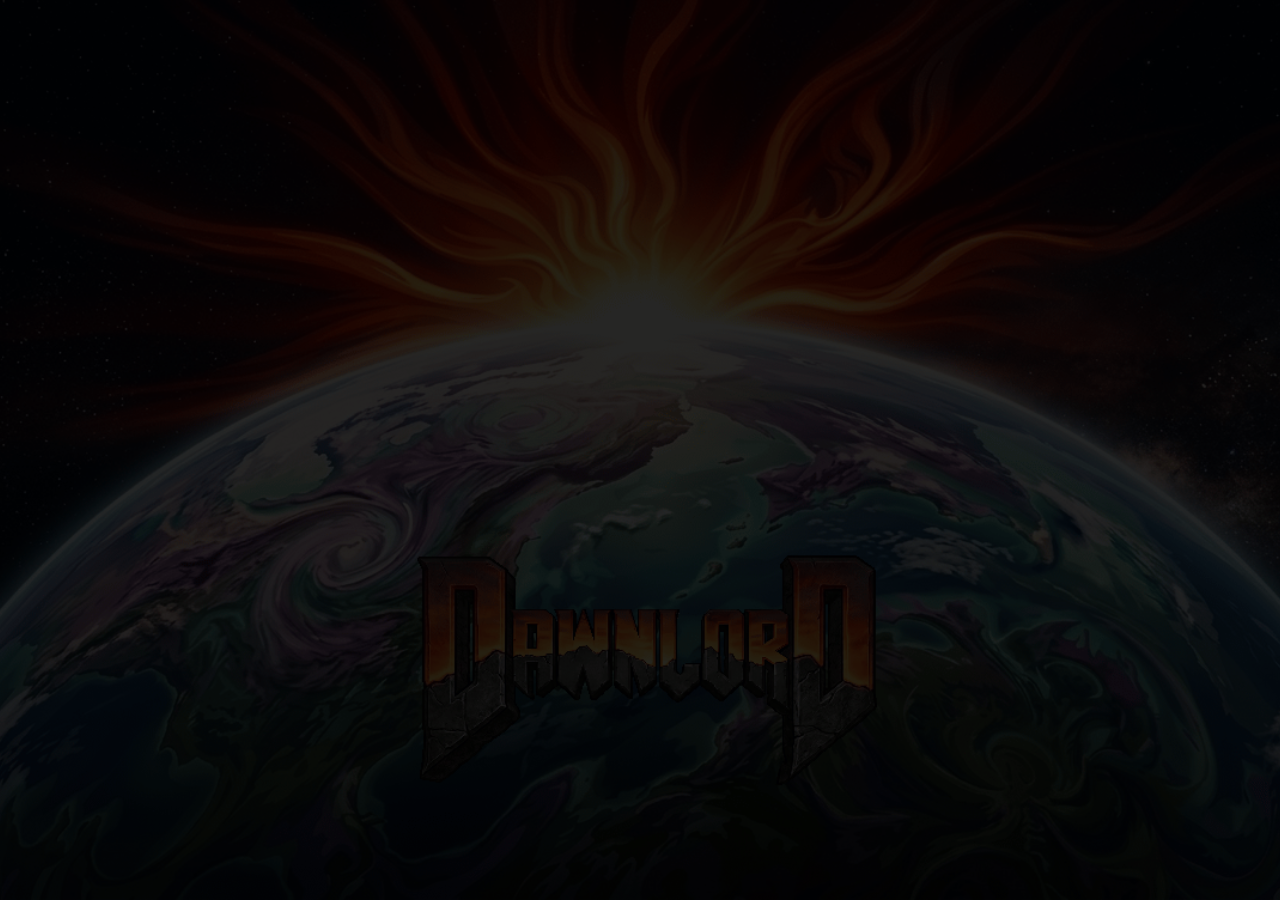
<file: DGAME/DDplay.html>
<!DOCTYPE html>
<html lang="it">
<head>
<meta charset="utf-8">
<meta name="viewport" content="width=device-width, initial-scale=1">
<title>DawnlorD</title>
<style>
html,body{margin:0;height:100%;background:#000;color:#9ca3af;font-family:system-ui,sans-serif}
body{display:flex;align-items:center;justify-content:center;text-align:center;line-height:1.6}
</style>
</head>
<body>
<div id="msg">Caricamento di DawnlorD…</div>
<noscript>Per giocare serve JavaScript.</noscript>
<script>
// AVVIO DI DAWNLORD — questo file non cambia mai, quindi non importa se il browser lo tiene in cache.
// Online: scarica ogni volta l'ULTIMA pagina del gioco (mai dalla cache) e la mette al posto di questa;
// l'indirizzo resta quello di questo file (anche nei preferiti o sulla schermata Home).
// Se il download non è possibile (es. file aperto con doppio clic dal PC, dove il browser lo vieta),
// apre direttamente la pagina del gioco con un parametro sempre diverso.
(function(){
  var GAME = 'dawnlord.html';
  function direct(){ location.replace(GAME + '?v=' + Date.now()); }
  if(location.protocol === 'file:'){ direct(); return; }          // in locale (file://) fetch è vietato: via diretta
  fetch(GAME + '?v=' + Date.now(), {cache:'no-store'})
    .then(function(r){ if(!r.ok) throw new Error('HTTP ' + r.status); return r.text(); })
    .then(function(html){ document.open(); document.write(html); document.close(); })
    .catch(direct);                                               // qualunque problema: via diretta
})();
</script>
</body>
</html>
</file>
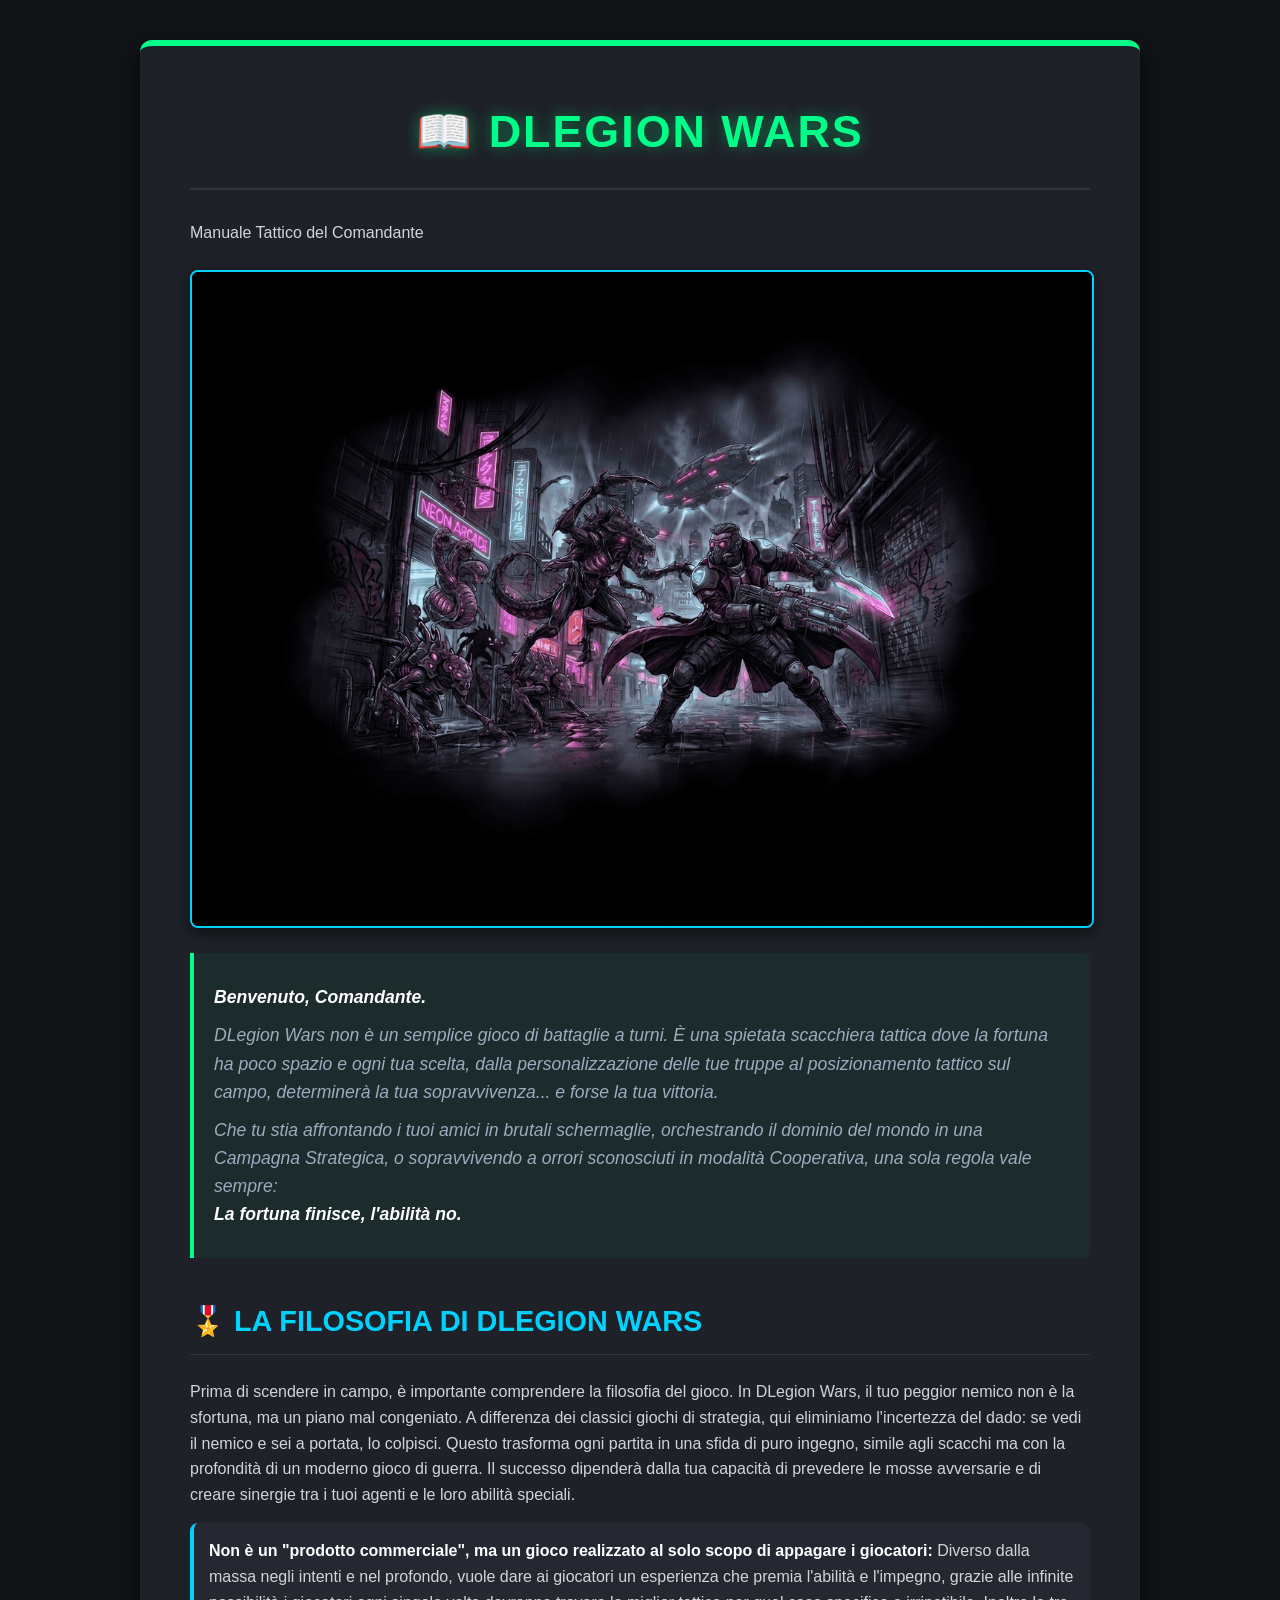
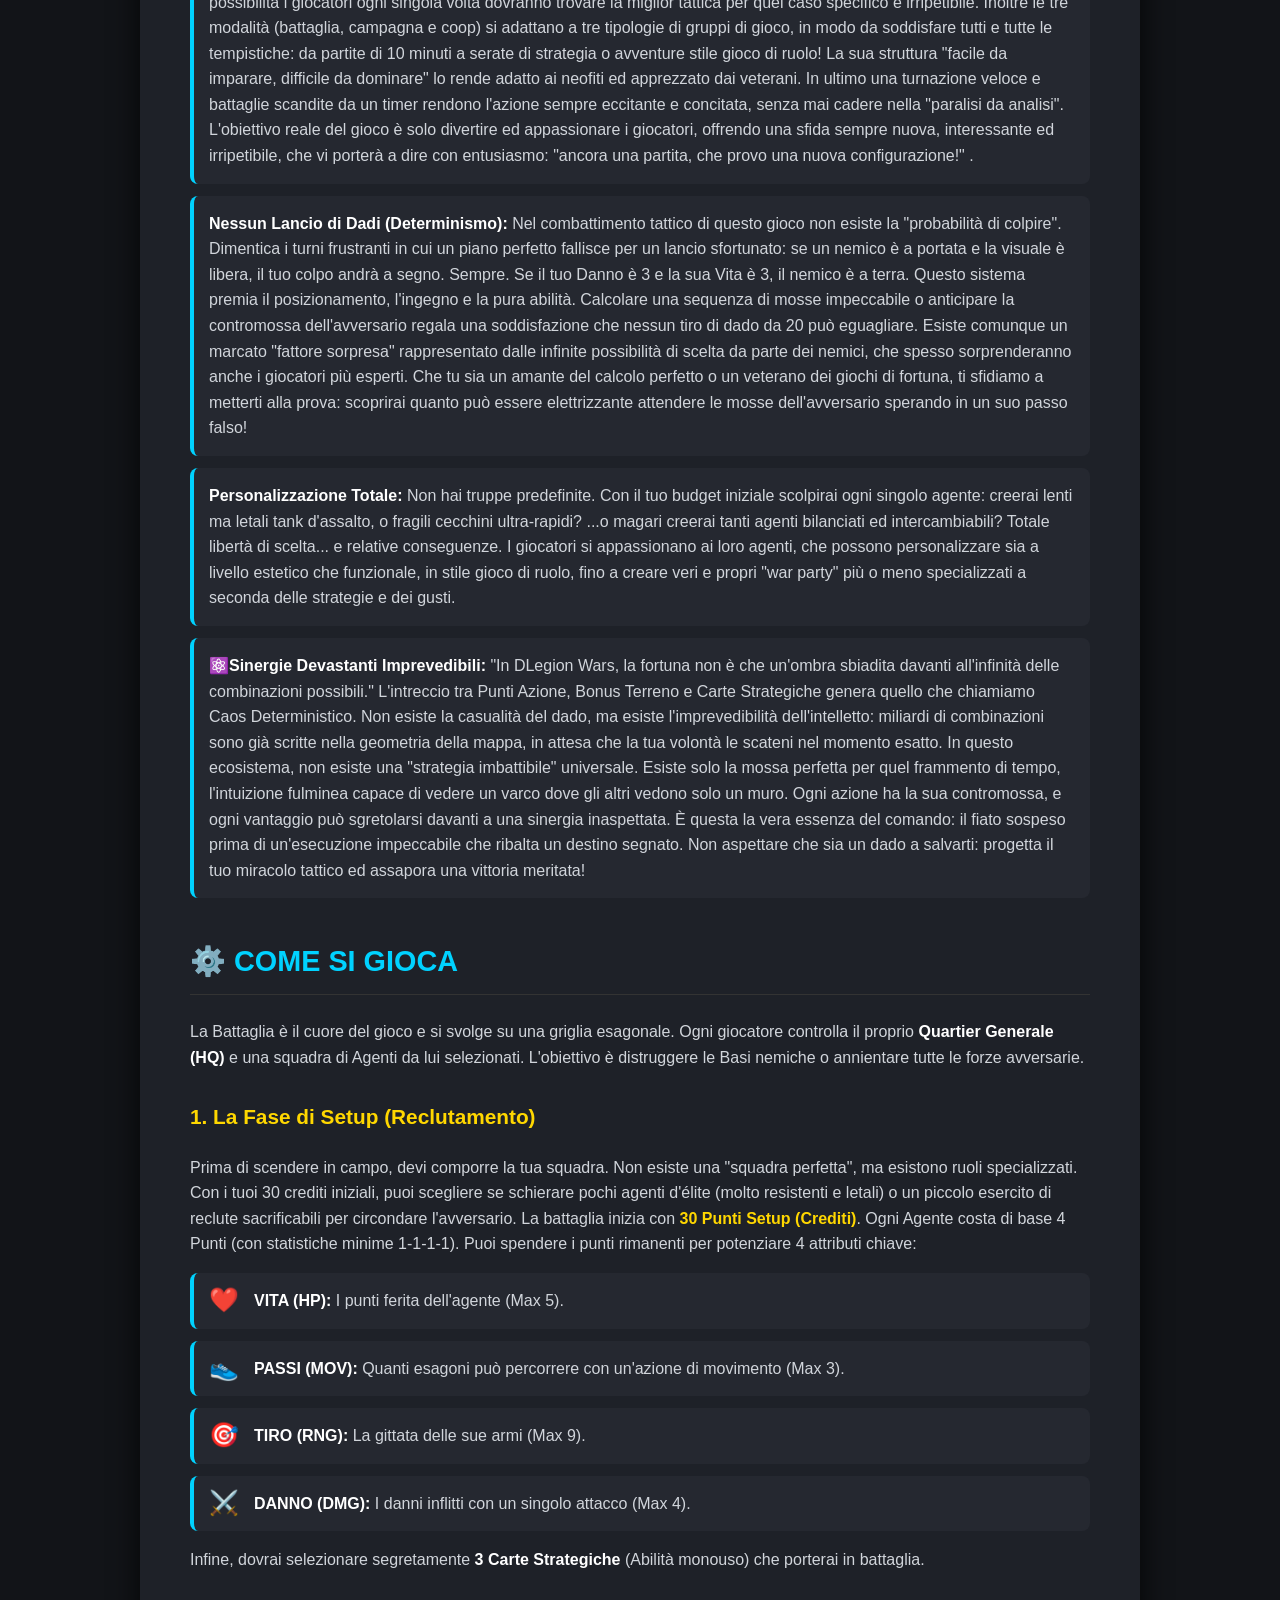
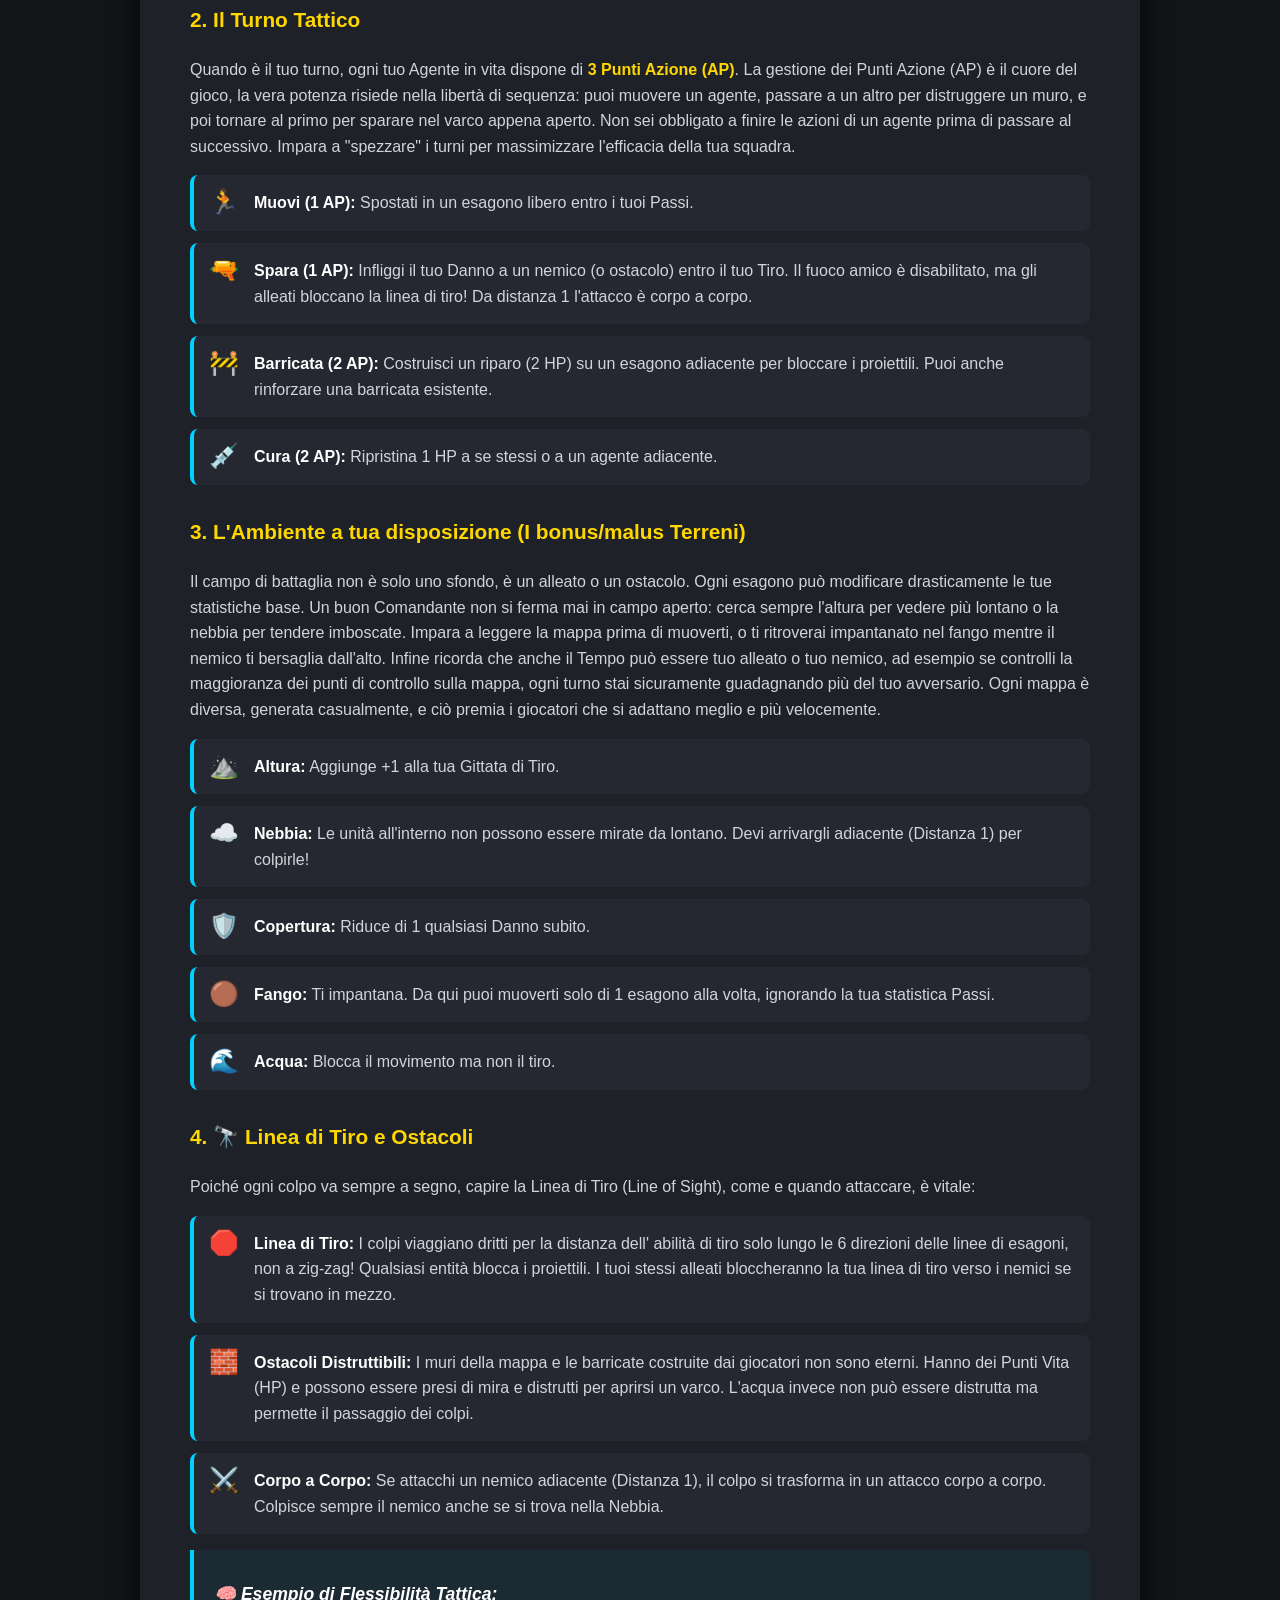
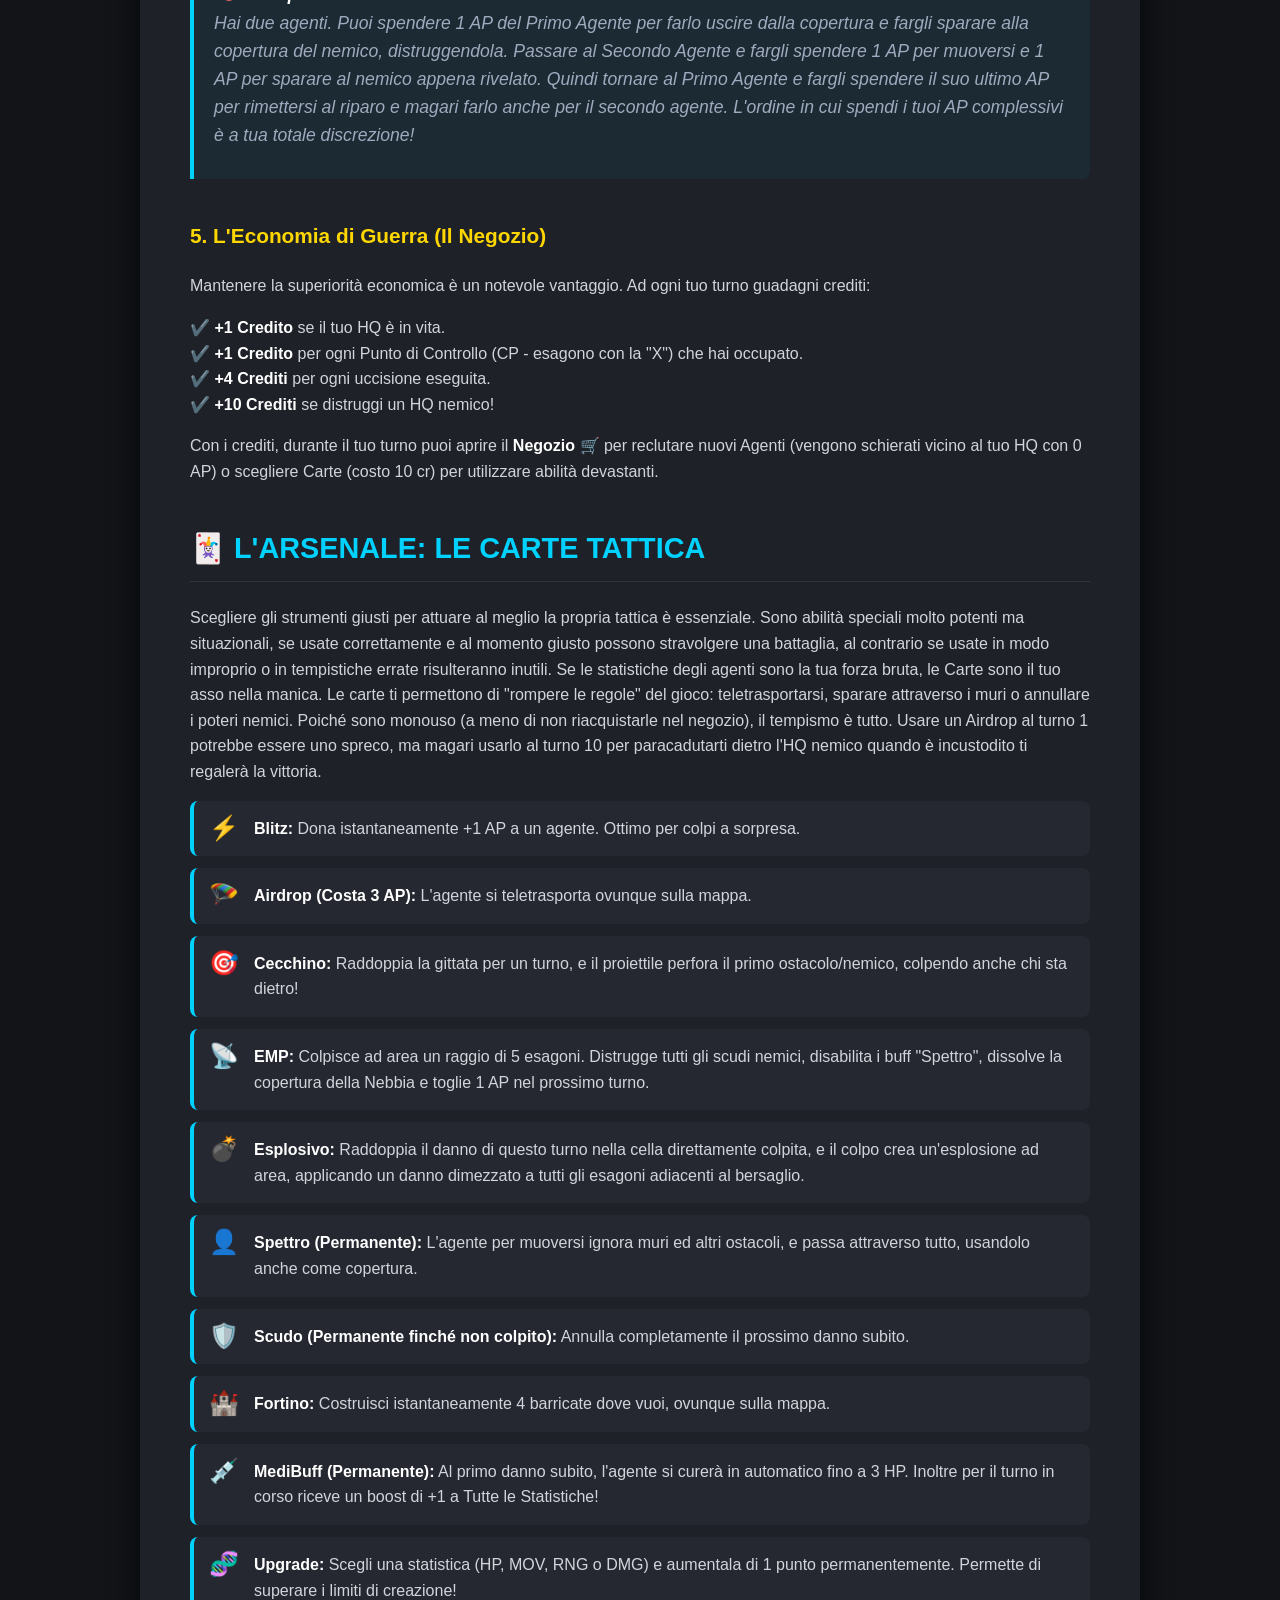
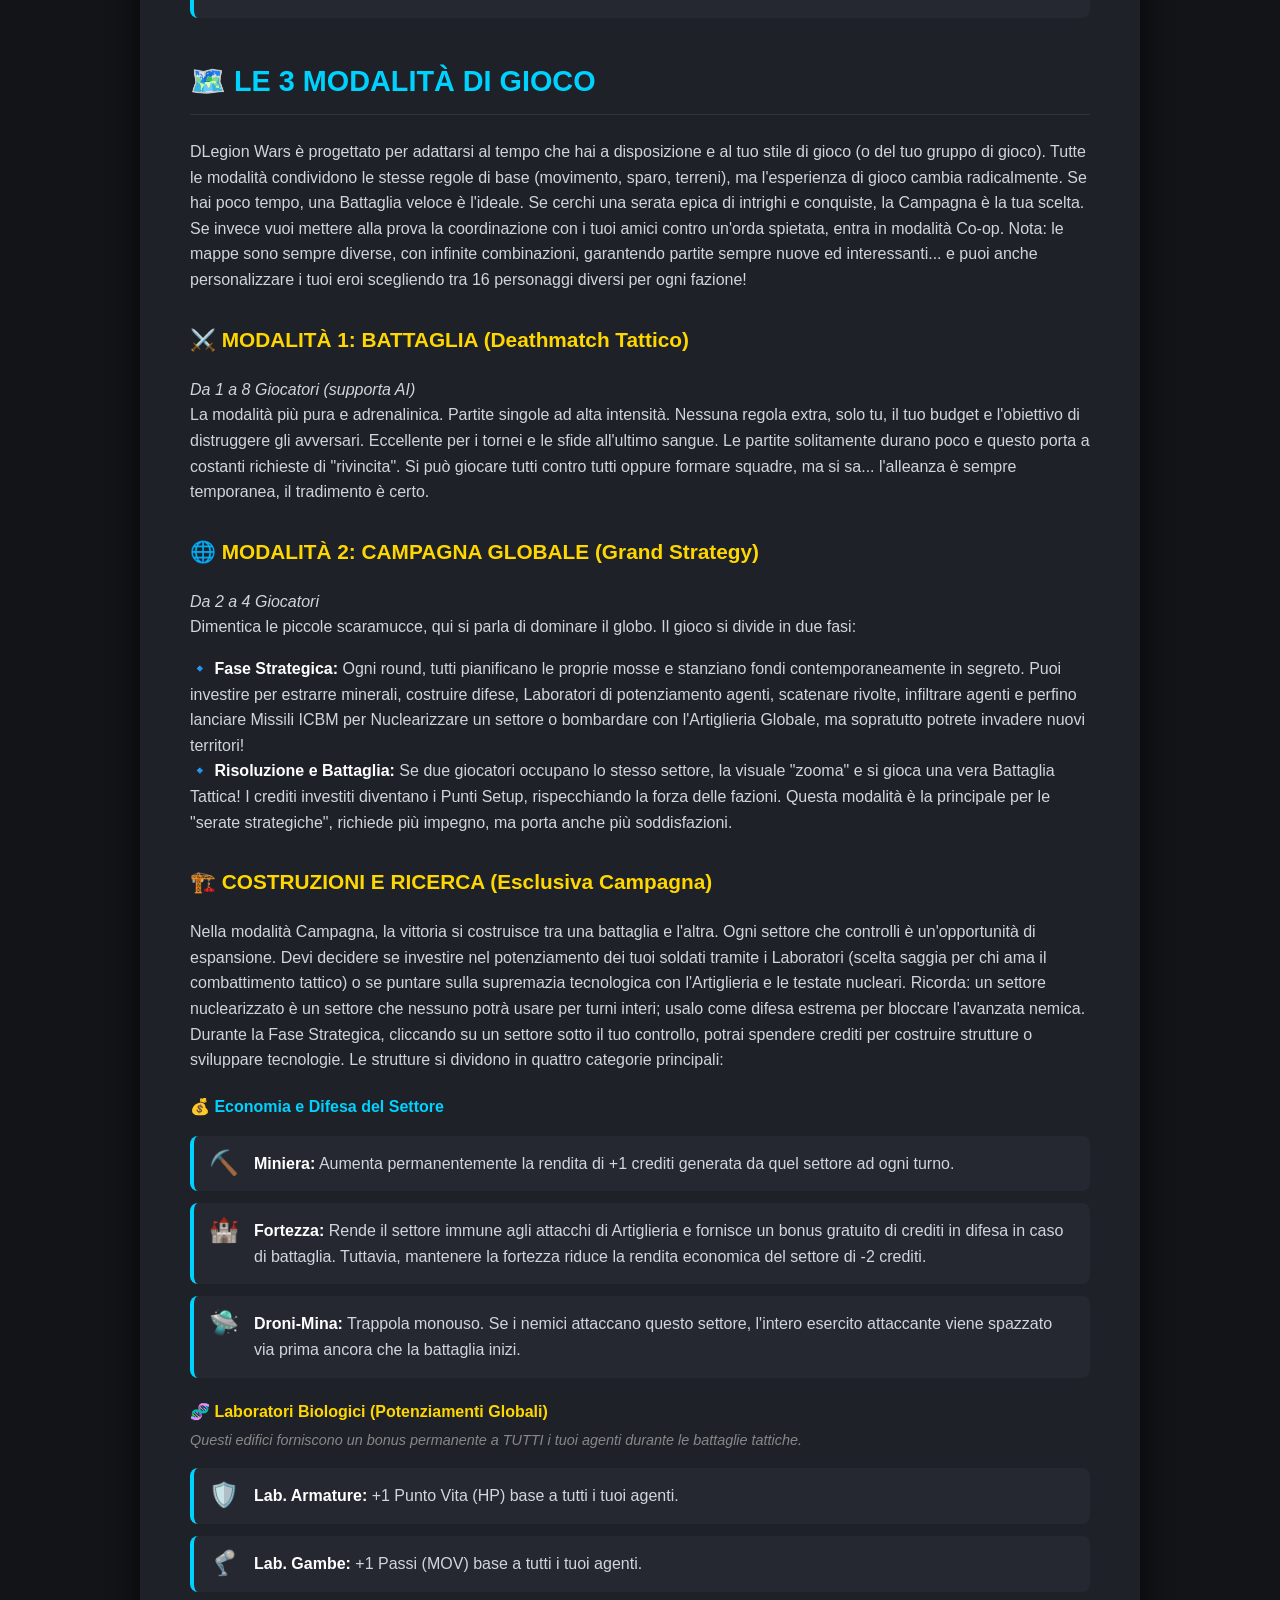
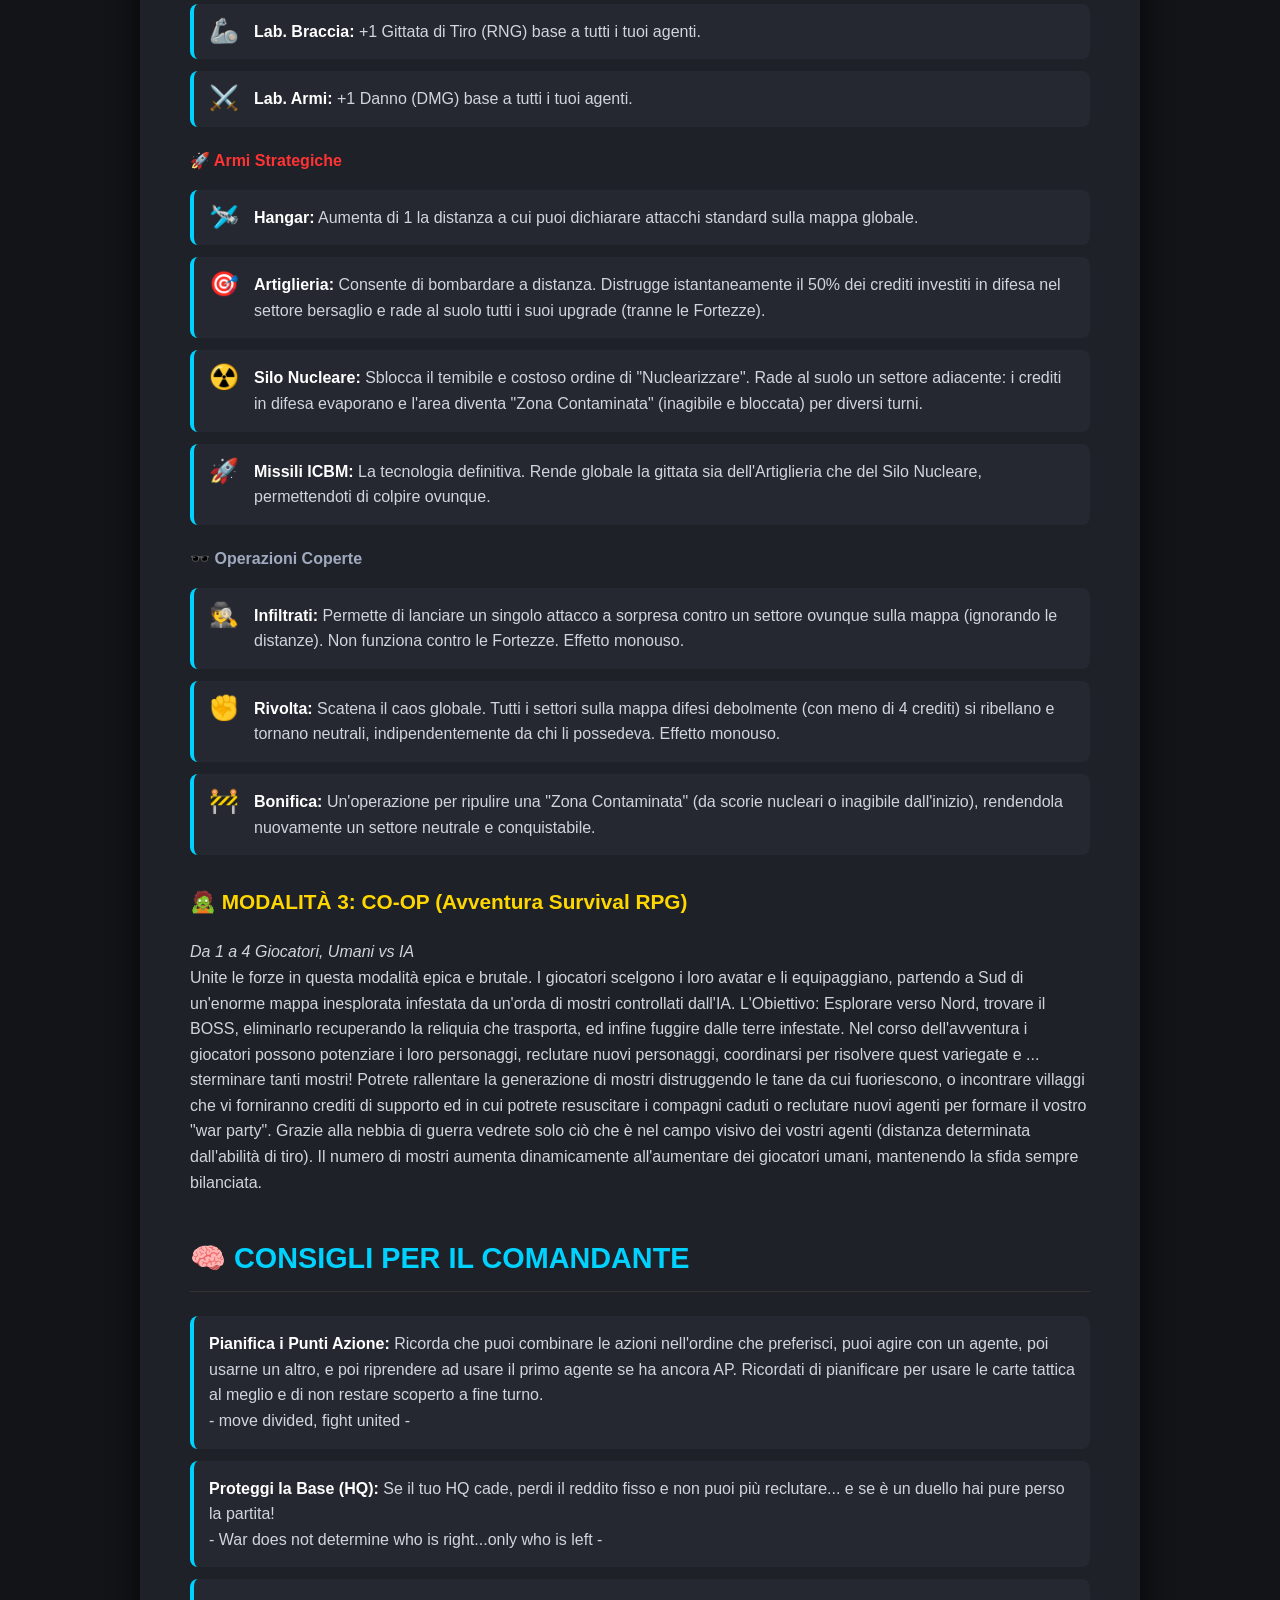
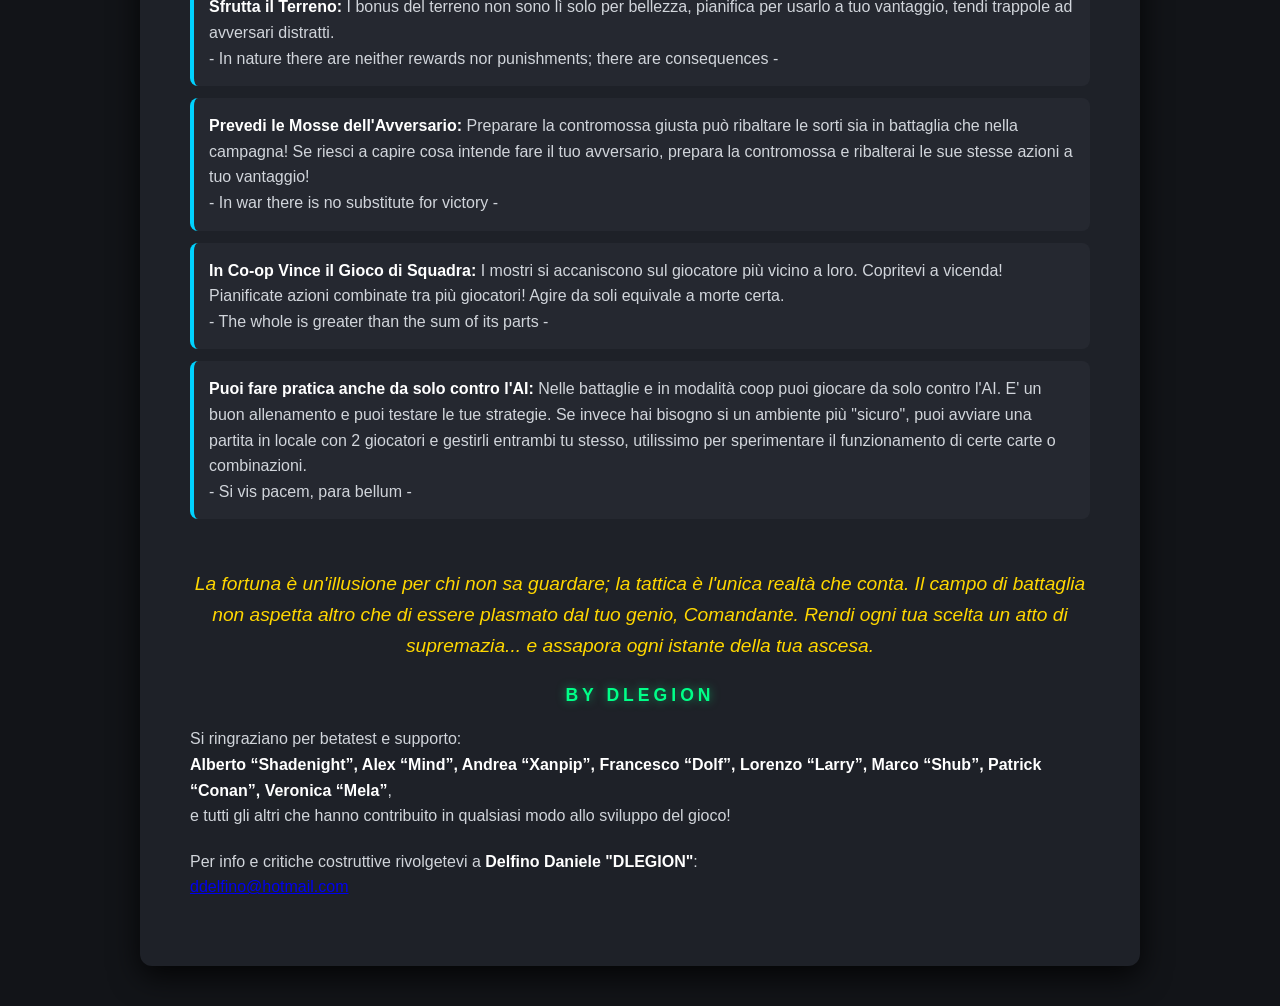
<file: DGAME/manuale.html>
<!DOCTYPE html>
<html lang="it">
<head>
    <meta charset="UTF-8">
    <meta name="viewport" content="width=device-width, initial-scale=1.0">
    <title>DLegion Wars - Manuale Operativo</title>
    <style>
        /* STILE SCHERMO - TEMA DARK TATTICO */
        :root {
            --bg-color: #121418;
            --container-bg: #1e2128;
            --text-main: #d1d5db;
            --accent-red: #ff3333;
            --accent-blue: #00d2ff;
            --accent-gold: #ffd700;
            --accent-green: #00ff88; /* AGGIUNTO VERDE NEON */
        }

        body {
            font-family: 'Segoe UI', Roboto, Helvetica, Arial, sans-serif;
            background-color: var(--bg-color);
            color: var(--text-main);
            line-height: 1.6;
            margin: 0;
            padding: 40px 20px;
        }

        .manual-container {
            max-width: 900px;
            margin: 0 auto;
            background-color: var(--container-bg);
            padding: 50px;
            border-radius: 12px;
            box-shadow: 0 10px 30px rgba(0,0,0,0.8);
            border-top: 6px solid var(--accent-green);
        }

        h1 {
            color: var(--accent-green); /* MODIFICATO IN VERDE */
            text-align: center;
            text-transform: uppercase;
            font-size: 2.8em;
            letter-spacing: 2px;
            margin-top: 0;
            border-bottom: 2px solid #333;
            padding-bottom: 20px;
            text-shadow: 0 0 15px rgba(0, 255, 136, 0.4); /* EFFETTO GLOW NEON */
        }

        h2 {
            color: var(--accent-blue);
            font-size: 1.8em;
            border-bottom: 1px solid #333;
            padding-bottom: 10px;
            margin-top: 40px;
        }

        h3 {
            color: var(--accent-gold);
            font-size: 1.3em;
            margin-top: 30px;
        }

        .intro {
            font-style: italic;
            font-size: 1.1em;
            color: #a0aabf;
            border-left: 4px solid var(--accent-green); /* MODIFICATO BORDINO */
            padding-left: 20px;
            margin-bottom: 40px;
            background: rgba(0, 255, 136, 0.05); /* SFONDO VERDINO TRASPARENTE */
            padding: 20px;
            border-radius: 0 8px 8px 0;
        }

        .intro p { margin: 10px 0; }

        ul {
            list-style-type: none;
            padding: 0;
        }

        .card-list li {
            background-color: #252830;
            margin-bottom: 12px;
            padding: 15px;
            border-radius: 8px;
            border-left: 4px solid var(--accent-blue);
            display: flex;
            align-items: flex-start;
        }

        .emoji {
            font-size: 1.5em;
            margin-right: 15px;
            line-height: 1;
        }

        .text-content { flex: 1; }
        
        strong { color: #ffffff; }

        .highlight { color: var(--accent-gold); font-weight: bold; }

        /* STILE PER SCREENSHOT GRANDI */
        .screenshot {
            max-width: 100%;      /* Rende l'immagine responsive su mobile */
            height: auto;
            display: block;
            margin: 25px auto;    /* La centra automaticamente */
            border-radius: 8px;   /* Angoli arrotondati come i tuoi div */
            border: 2px solid var(--accent-blue); /* Bordo a tema */
            box-shadow: 0 5px 15px rgba(0,0,0,0.5);
        }

        /* STILE PER PICCOLE ICONE/SPRITE */
        .inline-icon {
            height: 1.8em;        /* Si adatta all'altezza del testo */
            vertical-align: middle;
            margin-right: 10px;
        }


        /* STILE STAMPA - BIANCO E NERO PER RISPARMIARE INCHIOSTRO */
        @media print {
            body { background-color: white; color: black; padding: 0; }
            .manual-container { box-shadow: none; border: none; padding: 0; }
            h1, h2, h3, strong, .highlight { color: black !important; }
            h1, h2 { border-bottom: 1px solid black; }
            .intro { border-left: 4px solid black; background: transparent; color: black; }
            .card-list li { background-color: transparent; border: 1px solid #ccc; border-left: 4px solid black; break-inside: avoid; }
        }
        @media (max-width: 600px) {
            body {
                padding: 10px 0;
            }
            .manual-container {
                padding: 20px 14px;
                border-radius: 0;
            }
            h1 { font-size: 1.8em; }
            h2 { font-size: 1.3em; }
        }
    </style>
</head>
<body>

<div class="manual-container">

    <h1>📖 DLEGION WARS</h1>

    <p>Manuale Tattico del Comandante</p>
    <img src="img/intro.png" alt="Scontro di menti" class="screenshot">

    <div class="intro">
        <p><strong>Benvenuto, Comandante.</strong></p>
        <p>DLegion Wars non è un semplice gioco di battaglie a turni. È una spietata scacchiera tattica dove la fortuna ha poco spazio e ogni tua scelta, dalla personalizzazione delle tue truppe al posizionamento tattico sul campo, determinerà la tua sopravvivenza... e forse la tua vittoria.</p>
        <p>Che tu stia affrontando i tuoi amici in brutali schermaglie, orchestrando il dominio del mondo in una Campagna Strategica, o sopravvivendo a orrori sconosciuti in modalità Cooperativa, una sola regola vale sempre:<br> <strong>La fortuna finisce, l'abilità no.</strong></p>
        <p></p>
    </div>

    <h2>🎖️ LA FILOSOFIA DI DLEGION WARS</h2>
    <p>Prima di scendere in campo, è importante comprendere la filosofia del gioco.
    In DLegion Wars, il tuo peggior nemico non è la sfortuna, ma un piano mal congeniato. A differenza dei classici giochi di strategia, qui eliminiamo l'incertezza del dado: se vedi il nemico e sei a portata, lo colpisci. Questo trasforma ogni partita in una sfida di puro ingegno, simile agli scacchi ma con la profondità di un moderno gioco di guerra. Il successo dipenderà dalla tua capacità di prevedere le mosse avversarie e di creare sinergie tra i tuoi agenti e le loro abilità speciali.</p>
    <ul class="card-list">
        <li>
            <div class="text-content"><strong>Non è un "prodotto commerciale", ma un gioco realizzato al solo scopo di appagare i giocatori:</strong> Diverso dalla massa negli intenti e nel profondo, vuole dare ai giocatori un esperienza che premia l'abilità e l'impegno, grazie alle infinite possibilità i giocatori ogni singola volta dovranno trovare la miglior tattica per quel caso specifico e irripetibile. Inoltre le tre modalità (battaglia, campagna e coop) si adattano a tre tipologie di gruppi di gioco, in modo da soddisfare tutti e tutte le tempistiche: da partite di 10 minuti a serate di strategia o avventure stile gioco di ruolo! La sua struttura "facile da imparare, difficile da dominare" lo rende adatto ai neofiti ed apprezzato dai veterani. In ultimo una turnazione veloce e battaglie scandite da un timer rendono l'azione sempre eccitante e concitata, senza mai cadere nella "paralisi da analisi".
            L'obiettivo reale del gioco è solo divertire ed appassionare i giocatori, offrendo una sfida sempre nuova, interessante ed irripetibile, che vi porterà a dire con entusiasmo: "ancora una partita, che provo una nuova configurazione!" . 
            </div>
        </li>
        <li>
            <div class="text-content"><strong>Nessun Lancio di Dadi (Determinismo):</strong> Nel combattimento tattico di questo gioco non esiste la "probabilità di colpire". Dimentica i turni frustranti in cui un piano perfetto fallisce per un lancio sfortunato: se un nemico è a portata e la visuale è libera, il tuo colpo andrà a segno. Sempre. Se il tuo Danno è 3 e la sua Vita è 3, il nemico è a terra. Questo sistema premia il posizionamento, l'ingegno e la pura abilità. Calcolare una sequenza di mosse impeccabile o anticipare la contromossa dell'avversario regala una soddisfazione che nessun tiro di dado da 20 può eguagliare. Esiste comunque un marcato "fattore sorpresa" rappresentato dalle infinite possibilità di scelta da parte dei nemici, che spesso sorprenderanno anche i giocatori più esperti. Che tu sia un amante del calcolo perfetto o un veterano dei giochi di fortuna, ti sfidiamo a metterti alla prova: scoprirai quanto può essere elettrizzante attendere le mosse dell'avversario sperando in un suo passo falso!</div>
        </li>
        <li>
            <div class="text-content"><strong>Personalizzazione Totale:</strong> Non hai truppe predefinite. Con il tuo budget iniziale scolpirai ogni singolo agente: creerai lenti ma letali tank d'assalto, o fragili cecchini ultra-rapidi? ...o magari creerai tanti agenti bilanciati ed intercambiabili? Totale libertà di scelta... e relative conseguenze. I giocatori si appassionano ai loro agenti, che possono personalizzare sia a livello estetico che funzionale, in stile gioco di ruolo, fino a creare veri e propri "war party" più o meno specializzati a seconda delle strategie e dei gusti.</div>
        </li>
        <li>
            <div class="text-content"><strong>⚛️Sinergie Devastanti Imprevedibili:</strong> "In DLegion Wars, la fortuna non è che un'ombra sbiadita davanti all'infinità delle combinazioni possibili."
            L'intreccio tra Punti Azione, Bonus Terreno e Carte Strategiche genera quello che chiamiamo Caos Deterministico. Non esiste la casualità del dado, ma esiste l'imprevedibilità dell'intelletto: miliardi di combinazioni sono già scritte nella geometria della mappa, in attesa che la tua volontà le scateni nel momento esatto.
            In questo ecosistema, non esiste una "strategia imbattibile" universale. Esiste solo la mossa perfetta per quel frammento di tempo, l'intuizione fulminea capace di vedere un varco dove gli altri vedono solo un muro. Ogni azione ha la sua contromossa, e ogni vantaggio può sgretolarsi davanti a una sinergia inaspettata.
            È questa la vera essenza del comando: il fiato sospeso prima di un'esecuzione impeccabile che ribalta un destino segnato. Non aspettare che sia un dado a salvarti: progetta il tuo miracolo tattico ed assapora una vittoria meritata!</div>
        </li>
    </ul>

    <h2>⚙️ COME SI GIOCA</h2>
    <p>La Battaglia è il cuore del gioco e si svolge su una griglia esagonale. Ogni giocatore controlla il proprio <strong>Quartier Generale (HQ)</strong> e una squadra di Agenti da lui selezionati. L'obiettivo è distruggere le Basi nemiche o annientare tutte le forze avversarie.</p>

    <h3>1. La Fase di Setup (Reclutamento)</h3>
    <p>Prima di scendere in campo, devi comporre la tua squadra. Non esiste una "squadra perfetta", ma esistono ruoli specializzati. Con i tuoi 30 crediti iniziali, puoi scegliere se schierare pochi agenti d'élite (molto resistenti e letali) o un piccolo esercito di reclute sacrificabili per circondare l'avversario. La battaglia inizia con <span class="highlight">30 Punti Setup (Crediti)</span>. Ogni Agente costa di base 4 Punti (con statistiche minime 1-1-1-1). Puoi spendere i punti rimanenti per potenziare 4 attributi chiave:</p>
    <ul class="card-list">
        <li><span class="emoji">❤️</span><div class="text-content"><strong>VITA (HP):</strong> I punti ferita dell'agente (Max 5).</div></li>
        <li><span class="emoji">👟</span><div class="text-content"><strong>PASSI (MOV):</strong> Quanti esagoni può percorrere con un'azione di movimento (Max 3).</div></li>
        <li><span class="emoji">🎯</span><div class="text-content"><strong>TIRO (RNG):</strong> La gittata delle sue armi (Max 9).</div></li>
        <li><span class="emoji">⚔️</span><div class="text-content"><strong>DANNO (DMG):</strong> I danni inflitti con un singolo attacco (Max 4).</div></li>
    </ul>
    <p>Infine, dovrai selezionare segretamente <strong>3 Carte Strategiche</strong> (Abilità monouso) che porterai in battaglia.</p>

    <h3>2. Il Turno Tattico</h3>
    <p>Quando è il tuo turno, ogni tuo Agente in vita dispone di <span class="highlight">3 Punti Azione (AP)</span>. La gestione dei Punti Azione (AP) è il cuore del gioco, la vera potenza risiede nella libertà di sequenza: puoi muovere un agente, passare a un altro per distruggere un muro, e poi tornare al primo per sparare nel varco appena aperto. Non sei obbligato a finire le azioni di un agente prima di passare al successivo. Impara a "spezzare" i turni per massimizzare l'efficacia della tua squadra.</p>
    <ul class="card-list">
        <li><span class="emoji">🏃</span><div class="text-content"><strong>Muovi (1 AP):</strong> Spostati in un esagono libero entro i tuoi Passi.</div></li>
        <li><span class="emoji">🔫</span><div class="text-content"><strong>Spara (1 AP):</strong> Infliggi il tuo Danno a un nemico (o ostacolo) entro il tuo Tiro. Il fuoco amico è disabilitato, ma gli alleati bloccano la linea di tiro! Da distanza 1 l'attacco è corpo a corpo.</div></li>
        <li><span class="emoji">🚧</span><div class="text-content"><strong>Barricata (2 AP):</strong> Costruisci un riparo (2 HP) su un esagono adiacente per bloccare i proiettili. Puoi anche rinforzare una barricata esistente.</div></li>
        <li><span class="emoji">💉</span><div class="text-content"><strong>Cura (2 AP):</strong> Ripristina 1 HP a se stessi o a un agente adiacente.</div></li>
    </ul>

    <h3>3. L'Ambiente a tua disposizione (I bonus/malus Terreni)</h3>
    <p>Il campo di battaglia non è solo uno sfondo, è un alleato o un ostacolo. Ogni esagono può modificare drasticamente le tue statistiche base. Un buon Comandante non si ferma mai in campo aperto: cerca sempre l'altura per vedere più lontano o la nebbia per tendere imboscate. Impara a leggere la mappa prima di muoverti, o ti ritroverai impantanato nel fango mentre il nemico ti bersaglia dall'alto.
    Infine ricorda che anche il Tempo può essere tuo alleato o tuo nemico, ad esempio se controlli la maggioranza dei punti di controllo sulla mappa, ogni turno stai sicuramente guadagnando più del tuo avversario.
    Ogni mappa è diversa, generata casualmente, e ciò premia i giocatori che si adattano meglio e più velocemente.</p>
    <ul class="card-list">
        <li><span class="emoji">⛰️</span><div class="text-content"><strong>Altura:</strong> Aggiunge +1 alla tua Gittata di Tiro.</div></li>
        <li><span class="emoji">☁️</span><div class="text-content"><strong>Nebbia:</strong> Le unità all'interno non possono essere mirate da lontano. Devi arrivargli adiacente (Distanza 1) per colpirle!</div></li>
        <li><span class="emoji">🛡️</span><div class="text-content"><strong>Copertura:</strong> Riduce di 1 qualsiasi Danno subito.</div></li>
        <li><span class="emoji">🟤</span><div class="text-content"><strong>Fango:</strong> Ti impantana. Da qui puoi muoverti solo di 1 esagono alla volta, ignorando la tua statistica Passi.</div></li>
        <li><span class="emoji">🌊</span><div class="text-content"><strong>Acqua:</strong> Blocca il movimento ma non il tiro.</div></li>
    </ul>

    <h3>4. 🔭 Linea di Tiro e Ostacoli</h3>
    <p>Poiché ogni colpo va sempre a segno, capire la Linea di Tiro (Line of Sight), come e quando attaccare, è vitale:</p>
    <ul class="card-list">
        <li><span class="emoji">🛑</span><div class="text-content"><strong>Linea di Tiro:</strong> I colpi viaggiano dritti per la distanza dell' abilità di tiro solo lungo le 6 direzioni delle linee di esagoni, non a zig-zag! Qualsiasi entità blocca i proiettili. I tuoi stessi alleati bloccheranno la tua linea di tiro verso i nemici se si trovano in mezzo.</div></li>
        <li><span class="emoji">🧱</span><div class="text-content"><strong>Ostacoli Distruttibili:</strong> I muri della mappa e le barricate costruite dai giocatori non sono eterni. Hanno dei Punti Vita (HP) e possono essere presi di mira e distrutti per aprirsi un varco. L'acqua invece non può essere distrutta ma permette il passaggio dei colpi.</div></li>
        <li><span class="emoji">⚔️</span><div class="text-content"><strong>Corpo a Corpo:</strong> Se attacchi un nemico adiacente (Distanza 1), il colpo si trasforma in un attacco corpo a corpo. Colpisce sempre il nemico anche se si trova nella Nebbia.</div></li>
    </ul>

    <div class="intro" style="border-left-color: var(--accent-blue); background: rgba(0, 210, 255, 0.05);">
        <p><strong>🧠 Esempio di Flessibilità Tattica:</strong><br>
        Hai due agenti. Puoi spendere 1 AP del Primo Agente per farlo uscire dalla copertura e fargli sparare alla copertura del nemico, distruggendola. Passare al Secondo Agente e fargli spendere 1 AP per muoversi e 1 AP per sparare al nemico appena rivelato. Quindi tornare al Primo Agente e fargli spendere il suo ultimo AP per rimettersi al riparo e magari farlo anche per il secondo agente. L'ordine in cui spendi i tuoi AP complessivi è a tua totale discrezione!</p>
    </div>


    <h3>5. L'Economia di Guerra (Il Negozio)</h3>
    <p>Mantenere la superiorità economica è un notevole vantaggio. Ad ogni tuo turno guadagni crediti:</p>
    <ul>
        <li>✔️ <strong>+1 Credito</strong> se il tuo HQ è in vita.</li>
        <li>✔️ <strong>+1 Credito</strong> per ogni Punto di Controllo (CP - esagono con la "X") che hai occupato.</li>
        <li>✔️ <strong>+4 Crediti</strong> per ogni uccisione eseguita.</li>
        <li>✔️ <strong>+10 Crediti</strong> se distruggi un HQ nemico!</li>
    </ul>
    <p>Con i crediti, durante il tuo turno puoi aprire il <strong>Negozio 🛒</strong> per reclutare nuovi Agenti (vengono schierati vicino al tuo HQ con 0 AP) o scegliere Carte (costo 10 cr) per utilizzare abilità devastanti.</p>

    <h2>🃏 L'ARSENALE: LE CARTE TATTICA</h2>
    <p>Scegliere gli strumenti giusti per attuare al meglio la propria tattica è essenziale. Sono abilità speciali molto potenti ma situazionali,
     se usate correttamente e al momento giusto possono stravolgere una battaglia, al contrario se usate in modo improprio o in tempistiche errate risulteranno inutili.
     Se le statistiche degli agenti sono la tua forza bruta, le Carte sono il tuo asso nella manica. Le carte ti permettono di "rompere le regole" del gioco: teletrasportarsi, sparare attraverso i muri o annullare i poteri nemici. Poiché sono monouso (a meno di non riacquistarle nel negozio), il tempismo è tutto. Usare un Airdrop al turno 1 potrebbe essere uno spreco, ma magari usarlo al turno 10 per paracadutarti dietro l'HQ nemico quando è incustodito ti regalerà la vittoria.</p>
    <ul class="card-list">
        <li><span class="emoji">⚡</span><div class="text-content"><strong>Blitz:</strong> Dona istantaneamente +1 AP a un agente. Ottimo per colpi a sorpresa.</div></li>
        <li><span class="emoji">🪂</span><div class="text-content"><strong>Airdrop (Costa 3 AP):</strong> L'agente si teletrasporta ovunque sulla mappa.</div></li>
        <li><span class="emoji">🎯</span><div class="text-content"><strong>Cecchino:</strong> Raddoppia la gittata per un turno, e il proiettile perfora il primo ostacolo/nemico, colpendo anche chi sta dietro!</div></li>
        <li><span class="emoji">📡</span><div class="text-content"><strong>EMP:</strong> Colpisce ad area un raggio di 5 esagoni. Distrugge tutti gli scudi nemici, disabilita i buff "Spettro", dissolve la copertura della Nebbia e toglie 1 AP nel prossimo turno.</div></li>
        <li><span class="emoji">💣</span><div class="text-content"><strong>Esplosivo:</strong> Raddoppia il danno di questo turno nella cella direttamente colpita, e il colpo crea un'esplosione ad area, applicando un danno dimezzato a tutti gli esagoni adiacenti al bersaglio.</div></li>
        <li><span class="emoji">👤</span><div class="text-content"><strong>Spettro (Permanente):</strong> L'agente per muoversi ignora muri ed altri ostacoli, e passa attraverso tutto, usandolo anche come copertura.</div></li>
        <li><span class="emoji">🛡️</span><div class="text-content"><strong>Scudo (Permanente finché non colpito):</strong> Annulla completamente il prossimo danno subito.</div></li>
        <li><span class="emoji">🏰</span><div class="text-content"><strong>Fortino:</strong> Costruisci istantaneamente 4 barricate dove vuoi, ovunque sulla mappa.</div></li>
        <li><span class="emoji">💉</span><div class="text-content"><strong>MediBuff (Permanente):</strong> Al primo danno subito, l'agente si curerà in automatico fino a 3 HP. Inoltre per il turno in corso riceve un boost di +1 a Tutte le Statistiche!</div></li>
        <li><span class="emoji">🧬</span><div class="text-content"><strong>Upgrade:</strong> Scegli una statistica (HP, MOV, RNG o DMG) e aumentala di 1 punto permanentemente. Permette di superare i limiti di creazione!</div></li>
    </ul>

    <h2>🗺️ LE 3 MODALITÀ DI GIOCO</h2>
    <p>DLegion Wars è progettato per adattarsi al tempo che hai a disposizione e al tuo stile di gioco (o del tuo gruppo di gioco). Tutte le modalità condividono le stesse regole di base (movimento, sparo, terreni), ma l'esperienza di gioco cambia radicalmente. Se hai poco tempo, una Battaglia veloce è l'ideale. Se cerchi una serata epica di intrighi e conquiste, la Campagna è la tua scelta. Se invece vuoi mettere alla prova la coordinazione con i tuoi amici contro un'orda spietata, entra in modalità Co-op.
    Nota: le mappe sono sempre diverse, con infinite combinazioni, garantendo partite sempre nuove ed interessanti... e puoi anche personalizzare i tuoi eroi scegliendo tra 16 personaggi diversi per ogni fazione!</p>

    <h3>⚔️ MODALITÀ 1: BATTAGLIA (Deathmatch Tattico)</h3>
    <p><em>Da 1 a 8 Giocatori (supporta AI)</em><br>
    La modalità più pura e adrenalinica. Partite singole ad alta intensità. Nessuna regola extra, solo tu, il tuo budget e l'obiettivo di distruggere gli avversari. Eccellente per i tornei e le sfide all'ultimo sangue. Le partite solitamente durano poco e questo porta a costanti richieste di "rivincita".  Si può giocare tutti contro tutti oppure formare squadre, ma si sa... l'alleanza è sempre temporanea, il tradimento è certo.</p>

    <h3>🌐 MODALITÀ 2: CAMPAGNA GLOBALE (Grand Strategy)</h3>
    <p><em>Da 2 a 4 Giocatori</em><br>
    Dimentica le piccole scaramucce, qui si parla di dominare il globo. Il gioco si divide in due fasi:</p>
    <ul>
        <li>🔹 <strong>Fase Strategica:</strong> Ogni round, tutti pianificano le proprie mosse e stanziano fondi contemporaneamente in segreto. Puoi investire per estrarre minerali, costruire difese, Laboratori di potenziamento agenti, scatenare rivolte, infiltrare agenti e perfino lanciare Missili ICBM per Nuclearizzare un settore o bombardare con l'Artiglieria Globale, ma sopratutto potrete invadere nuovi territori!</li>
        <li>🔹 <strong>Risoluzione e Battaglia:</strong> Se due giocatori occupano lo stesso settore, la visuale "zooma" e si gioca una vera Battaglia Tattica! I crediti investiti diventano i Punti Setup, rispecchiando la forza delle fazioni. Questa modalità è la principale per le "serate strategiche", richiede più impegno, ma porta anche più soddisfazioni.</li>
    </ul>

    <h3>🏗️ COSTRUZIONI E RICERCA (Esclusiva Campagna)</h3>
    <p>Nella modalità Campagna, la vittoria si costruisce tra una battaglia e l'altra. Ogni settore che controlli è un'opportunità di espansione. Devi decidere se investire nel potenziamento dei tuoi soldati tramite i Laboratori (scelta saggia per chi ama il combattimento tattico) o se puntare sulla supremazia tecnologica con l'Artiglieria e le testate nucleari. Ricorda: un settore nuclearizzato è un settore che nessuno potrà usare per turni interi; usalo come difesa estrema per bloccare l'avanzata nemica.
    Durante la Fase Strategica, cliccando su un settore sotto il tuo controllo, potrai spendere crediti per costruire strutture o sviluppare tecnologie. Le strutture si dividono in quattro categorie principali:</p>
    
    <h4 style="color: var(--accent-blue); margin-bottom: 5px;">💰 Economia e Difesa del Settore</h4>
    <ul class="card-list">
        <li><span class="emoji">⛏️</span><div class="text-content"><strong>Miniera:</strong> Aumenta permanentemente la rendita di +1 crediti generata da quel settore ad ogni turno.</div></li>
        <li><span class="emoji">🏰</span><div class="text-content"><strong>Fortezza:</strong> Rende il settore immune agli attacchi di Artiglieria e fornisce un bonus gratuito di crediti in difesa in caso di battaglia. Tuttavia, mantenere la fortezza riduce la rendita economica del settore di -2 crediti.</div></li>
        <li><span class="emoji">🛸</span><div class="text-content"><strong>Droni-Mina:</strong> Trappola monouso. Se i nemici attaccano questo settore, l'intero esercito attaccante viene spazzato via prima ancora che la battaglia inizi.</div></li>
    </ul>

    <h4 style="color: var(--accent-gold); margin-bottom: 5px;">🧬 Laboratori Biologici (Potenziamenti Globali)</h4>
    <p style="font-size: 0.9em; color: #888; margin-top: 0;"><em>Questi edifici forniscono un bonus permanente a TUTTI i tuoi agenti durante le battaglie tattiche.</em></p>
    <ul class="card-list">
        <li><span class="emoji">🛡️</span><div class="text-content"><strong>Lab. Armature:</strong> +1 Punto Vita (HP) base a tutti i tuoi agenti.</div></li>
        <li><span class="emoji">🦿</span><div class="text-content"><strong>Lab. Gambe:</strong> +1 Passi (MOV) base a tutti i tuoi agenti.</div></li>
        <li><span class="emoji">🦾</span><div class="text-content"><strong>Lab. Braccia:</strong> +1 Gittata di Tiro (RNG) base a tutti i tuoi agenti.</div></li>
        <li><span class="emoji">⚔️</span><div class="text-content"><strong>Lab. Armi:</strong> +1 Danno (DMG) base a tutti i tuoi agenti.</div></li>
    </ul>

    <h4 style="color: var(--accent-red); margin-bottom: 5px;">🚀 Armi Strategiche</h4>
    <ul class="card-list">
        <li><span class="emoji">🛩️</span><div class="text-content"><strong>Hangar:</strong> Aumenta di 1 la distanza a cui puoi dichiarare attacchi standard sulla mappa globale.</div></li>
        <li><span class="emoji">🎯</span><div class="text-content"><strong>Artiglieria:</strong> Consente di bombardare a distanza. Distrugge istantaneamente il 50% dei crediti investiti in difesa nel settore bersaglio e rade al suolo tutti i suoi upgrade (tranne le Fortezze).</div></li>
        <li><span class="emoji">☢️</span><div class="text-content"><strong>Silo Nucleare:</strong> Sblocca il temibile e costoso ordine di "Nuclearizzare". Rade al suolo un settore adiacente: i crediti in difesa evaporano e l'area diventa "Zona Contaminata" (inagibile e bloccata) per diversi turni.</div></li>
        <li><span class="emoji">🚀</span><div class="text-content"><strong>Missili ICBM:</strong> La tecnologia definitiva. Rende globale la gittata sia dell'Artiglieria che del Silo Nucleare, permettendoti di colpire ovunque.</div></li>
    </ul>

    <h4 style="color: #a0aabf; margin-bottom: 5px;">🕶️ Operazioni Coperte</h4>
    <ul class="card-list">
        <li><span class="emoji">🕵️</span><div class="text-content"><strong>Infiltrati:</strong> Permette di lanciare un singolo attacco a sorpresa contro un settore ovunque sulla mappa (ignorando le distanze). Non funziona contro le Fortezze. Effetto monouso.</div></li>
        <li><span class="emoji">✊</span><div class="text-content"><strong>Rivolta:</strong> Scatena il caos globale. Tutti i settori sulla mappa difesi debolmente (con meno di 4 crediti) si ribellano e tornano neutrali, indipendentemente da chi li possedeva. Effetto monouso.</div></li>
        <li><span class="emoji">🚧</span><div class="text-content"><strong>Bonifica:</strong> Un'operazione per ripulire una "Zona Contaminata" (da scorie nucleari o inagibile dall'inizio), rendendola nuovamente un settore neutrale e conquistabile.</div></li>
    </ul>

    <h3>🧟 MODALITÀ 3: CO-OP (Avventura Survival RPG)</h3>
    <p><em>Da 1 a 4 Giocatori, Umani vs IA </em><br>
    Unite le forze in questa modalità epica e brutale. I giocatori scelgono i loro avatar e li equipaggiano, partendo a Sud di un'enorme mappa inesplorata infestata da un'orda di mostri controllati dall'IA. L'Obiettivo: Esplorare verso Nord, trovare il BOSS, eliminarlo recuperando la reliquia che trasporta, ed infine fuggire dalle terre infestate. Nel corso dell'avventura i giocatori possono potenziare i loro personaggi, reclutare nuovi personaggi, coordinarsi per risolvere quest variegate e ... sterminare tanti mostri!
    Potrete rallentare la generazione di mostri distruggendo le tane da cui fuoriescono, o incontrare villaggi che vi forniranno crediti di supporto ed in cui potrete resuscitare i compagni caduti o reclutare nuovi agenti per formare il vostro "war party".
    Grazie alla nebbia di guerra vedrete solo ciò che è nel campo visivo dei vostri agenti (distanza determinata dall'abilità di tiro).
    Il numero di mostri aumenta dinamicamente all'aumentare dei giocatori umani, mantenendo la sfida sempre bilanciata. 
    </p>
    
    <h2>🧠 CONSIGLI PER IL COMANDANTE</h2>
    <ul class="card-list">
        <li><div class="text-content"><strong>Pianifica i Punti Azione:</strong> Ricorda che puoi combinare le azioni nell'ordine che preferisci, puoi agire con un agente, poi usarne un altro, e poi riprendere ad usare il primo agente se ha ancora AP. Ricordati di pianificare per usare le carte tattica al meglio e di non restare scoperto a fine turno.<br> - move divided, fight united -</div></li>
        <li><div class="text-content"><strong>Proteggi la Base (HQ):</strong> Se il tuo HQ cade, perdi il reddito fisso e non puoi più reclutare... e se è un duello hai pure perso la partita!<br> - War does not determine who is right...only who is left - </div></li>
        <li><div class="text-content"><strong>Sfrutta il Terreno:</strong> I bonus del terreno non sono lì solo per bellezza, pianifica per usarlo a tuo vantaggio, tendi trappole ad avversari distratti.<br> - In nature there are neither rewards nor punishments; there are consequences - </div></li>
        <li><div class="text-content"><strong>Prevedi le Mosse dell'Avversario:</strong> Preparare la contromossa giusta può ribaltare le sorti sia in battaglia che nella campagna! Se riesci a capire cosa intende fare il tuo avversario, prepara la contromossa e ribalterai le sue stesse azioni a tuo vantaggio!<br> - In war there is no substitute for victory - </div></li>
        <li><div class="text-content"><strong>In Co-op Vince il Gioco di Squadra:</strong> I mostri si accaniscono sul giocatore più vicino a loro. Copritevi a vicenda! Pianificate azioni combinate tra più giocatori! Agire da soli equivale a morte certa.<br> - The whole is greater than the sum of its parts -</div></li>
        <li><div class="text-content"><strong>Puoi fare pratica anche da solo contro l'AI:</strong> Nelle battaglie e in modalità coop puoi giocare da solo contro l'AI. E' un buon allenamento e puoi testare le tue strategie. Se invece hai bisogno si un ambiente più "sicuro", puoi avviare una partita in locale con 2 giocatori e gestirli entrambi tu stesso, utilissimo per sperimentare il funzionamento di certe carte o combinazioni.<br> - Si vis pacem, para bellum -</div></li>
    </ul>

    <p style="text-align: center; font-size: 1.2em; margin-top: 50px; color: var(--accent-gold);">
        <em>La fortuna è un'illusione per chi non sa guardare; la tattica è l'unica realtà che conta. Il campo di battaglia non aspetta altro che di essere plasmato dal tuo genio, Comandante. Rendi ogni tua scelta un atto di supremazia... e assapora ogni istante della tua ascesa.</em>
    </p>

    <!-- FIRMA E CHIUSURA -->
    <p style="text-align: center; font-size: 1.1em; color: var(--accent-green); font-weight: bold; letter-spacing: 4px; margin-top: 0; text-shadow: 0 0 10px rgba(0, 255, 136, 0.5);">
        BY DLEGION
    </p>


    <!-- SEZIONE RINGRAZIAMENTI -->
    <div class="credits-section">
        <p>Si ringraziano per betatest e supporto:<br>
        <strong>Alberto “Shadenight”, Alex “Mind”, Andrea “Xanpip”, Francesco “Dolf”, Lorenzo “Larry”, Marco “Shub”, Patrick “Conan”, Veronica “Mela”</strong>,<br>
        e tutti gli altri che hanno contribuito in qualsiasi modo allo sviluppo del gioco!</p>
        
        <p style="margin-top: 20px;">Per info e critiche costruttive rivolgetevi a <strong>Delfino Daniele "DLEGION"</strong>:<br>
        <a href="mailto:ddelfino@hotmail.com" class="email-link">ddelfino@hotmail.com</a></p>
    </div>

</div>

</body>
</html>
</file>
<file: DGAME/style.css>
/* ============================================================
   style.css — Stili UI per Syndicate DLegion Ops
   ============================================================ */

:root {
    --bg-image: url('sfondo.jpg');
    --bg-dark: #050509;
    --panel-bg: rgba(10, 10, 20, 0.9);
    --p1-neon: #00ff88;
    --p1-fill: rgba(0, 255, 136, 0.2);
    --p2-neon: #cc00ff;
    --p2-fill: rgba(204, 0, 255, 0.2);
    --p3-neon: #00aaff;
    --p3-fill: rgba(0, 170, 255, 0.2);
    --p4-neon: #FFD700;
    --p4-fill: rgba(255, 215, 0, 0.2);
    --move-neon: #00ffff;
    --move-fill: rgba(0, 255, 255, 0.25);
    --atk-neon: #ff3333;
    --atk-fill: rgba(255, 51, 51, 0.3);
    --build-neon: #FFD700;
    --build-fill: rgba(255, 215, 0, 0.3);
    --text-main: #a0a0b0;
    --font-stack: 'Courier New', Courier, monospace;
    --active-faction-color: var(--p1-neon);
}

body {
    margin: 0;
    padding: 0;
    overflow: hidden;
    background-color: #000;
    color: var(--text-main);
    font-family: var(--font-stack);
    user-select: none;
    position: relative;
    height: 100vh;
    width: 100vw;
}

body, html { 
    margin: 0; 
    overflow: hidden; 
    position: fixed; 
    width: 100%; 
    height: 100%; 
    background-color: #000 !important; 
}

#game-layout {
    position: relative;
    width: 100vw; height: 100vh; height: 100dvh;
    display: flex; justify-content: center; align-items: center;
}

canvas { background: transparent; cursor: crosshair; }

.ui-panel {
    position: absolute;
    background: var(--panel-bg);
    border: 2px solid var(--active-faction-color);
    border-radius: 4px; pointer-events: auto;
    box-shadow: 0 0 15px rgba(0,0,0,0.5);
    transition: border-color 0.4s ease;
}

/* ============================================================
   LEGENDA (Universale: Desktop & Mobile)
   ============================================================ */

/* Il bottone per aprire/chiudere la legenda (Sempre visibile) */
#legend-toggle-btn {
    display: none; /* Aggiunto per nascondere all'avvio */
    position: fixed; 
    top: 45px; 
    right: 5px;
    left: auto; 
    z-index: 1002;
    background: var(--panel-bg); 
    border: 2px solid var(--active-faction-color);
    color: #fff; 
    padding: 8px 6px; 
    border-radius: 4px; 
    font-size: 14px; 
    font-family: var(--font-stack);
    cursor: pointer;
    font-weight: bold;
    transition: border-color 0.4s, box-shadow 0.4s;
}

/* Bottone RESA - Stesso stile di Legenda, ma a destra */
#btn-surrender {
    position: fixed; 
    top: 5px; 
    left: 5px; 
    z-index: 1000;
    background: rgba(0, 0, 0, 0.8); 
    border: 2px solid #ff3333; /* Bordo di default, verrà sovrascritto dal JS col colore del giocatore */
    color: #ff3333; 
    padding: 8px 12px; 
    border-radius: 4px; 
    font-size: 14px; 
    font-family: var(--font-stack);
    cursor: pointer;
    font-weight: bold;
    transition: border-color 0.4s, color 0.4s, box-shadow 0.4s;
}

#btn-surrender:hover {
    background: rgba(20, 20, 30, 0.9);
}

/* Il pannello della legenda (Nascosto di default ovunque) */
#legend-panel { 
    display: none; /* Nascondiamo la legenda all'avvio */
    position: fixed; /* Usiamo fixed invece di absolute per non dipendere da game-layout */
    top: 50px; /* Sotto il bottone */
    left: 10px; 
    width: 280px; 
    padding: 15px; 
    z-index: 1001; /* Sotto il bottone, sopra il gioco */
    max-height: calc(100vh - 80px); /* Non esce mai dallo schermo */
    overflow-y: auto; /* Scrolla se serve */
}

/* Classe aggiunta dal JS per mostrare il pannello */
#legend-panel.visible {
    display: block !important;
}

#my-id-display { user-select: text !important; cursor: text; margin-bottom: 10px; }

#legend-panel h2 {
    margin: 0 0 10px 0;
    font-size: 24px; text-transform: uppercase; 
    color: var(--active-faction-color);
    border-bottom: 1px solid #333; padding-bottom: 5px;
    transition: color 0.4s ease;
}

.legend-item { display: flex; align-items: center; margin-bottom: 12px; font-size: 20px; }
.legend-item span { color: var(--active-faction-color); transition: color 0.4s ease; }
.hex-icon { width: 24px; height: 28px; margin-right: 15px; position: relative; }
.hex-icon svg { width: 100%; height: 100%; }
.hex-icon.agent-hex {
    background-color: var(--active-faction-color);
    clip-path: polygon(50% 0%, 100% 25%, 100% 75%, 50% 100%, 0% 75%, 0% 25%);
    display: flex; align-items: center; justify-content: center;
    transition: background-color 0.4s ease;
}
.hex-icon.agent-hex::after {
    content: "";
    position: absolute;
    width: 70%; height: 70%;
    background-color: var(--panel-bg);
    clip-path: polygon(50% 0%, 100% 25%, 100% 75%, 50% 100%, 0% 75%, 0% 25%);
}
.hex-icon.agent-hex svg { display: none; }

/* ============================================================
   CONTROLLI DI GIOCO E BOTTONI
   ============================================================ */
#controls-panel { bottom: 20px; right: 20px; width: 380px; padding: 4px; display: none; }
#cards-panel-header { display: none !important; }
#turn-header { 
    display: flex; 
    flex-direction: row !important; /* Forza la direzione riga */
    justify-content: space-between; 
    align-items: center; 
    margin-bottom: 15px; 
}

/* Blocca gli AP al primo posto a sinistra */
#action-points-display {
    order: 1;
}

#current-turn-text { 
    order: 2; /* Blocca la Fazione al secondo posto a destra */
    font-weight: bold; font-size: 0.8em;
    text-transform: uppercase; color: var(--active-faction-color);
    transition: color 0.4s ease;
}

/* Modificati margini per inversione con statistiche */
.action-btn-group { 
    display: grid; grid-template-columns: 1fr 1fr; gap: 10px; 
    margin-bottom: 5px; /* Ridotto perché ora è sopra la linea */
}

button.action-btn {
    background: #1a1a2e; border: 1px solid #3a3a50; color: #fff;
    padding: 12px; font-family: var(--font-stack); font-weight: bold;
    cursor: pointer; text-transform: uppercase; font-size: 18px;
    transition: all 0.2s;
}
#controls-panel .action-btn-group button.action-btn {
    padding: 6px 4px !important;
    text-align: center !important;
    font-size: 16px !important;
    display: flex !important;
    flex-direction: column !important;
    align-items: center !important;
    gap: 2px !important;
}

#controls-panel .action-btn-group .btn-top-row {
    display: flex !important;
    flex-direction: row !important;
    align-items: center !important;
    gap: 4px !important;
}

#controls-panel .action-btn-group .btn-cost {
    color: #aaa !important;
    font-size: 13px !important;
}

#controls-panel .action-btn-group .btn-label {
    font-size: 9px !important;
    color: #bbb !important;
    text-transform: uppercase !important;
    letter-spacing: 0.5px !important;
    font-weight: normal !important;
}

#controls-panel #ingame-card-slots button.action-btn {
    padding: 2px 4px !important;
    min-height: 0 !important;
    text-align: center !important;
    font-size: 16px !important;
}

#credit-shop-btn {
    text-align: center !important;
    white-space: nowrap !important;
}

#credits-display {
    display: inline-flex !important;
    flex-direction: row !important;
    align-items: center !important;
    gap: 4px !important;
    white-space: nowrap !important;
}

#controls-panel button.action-btn .btn-emoji {
    font-size: 26px !important;
    vertical-align: middle !important;
    line-height: 1 !important;
}

button.action-btn:hover:not(:disabled) { background: #2a2a40; border-color: #5a5a70; }
button.action-btn:disabled { opacity: 0.4; cursor: not-allowed; }

/* Modificato per fare da separatore e stare sotto i bottoni */
#selected-agent-info { 
    font-size: 18px; 
    border-top: 1px solid #333; 
    padding-top: 10px; 
    margin-top: 10px; 
}

/* ============================================================
   SETUP SCREEN & LOBBY
   ============================================================ */
#menu-intro-bg {
    position: fixed;
    top: 0;
    left: 0;
    width: 100vw;
    height: 100vh;
    background-image: url('img/intro.png');
    
    /* 1. Usiamo 'cover' per mantenere la logica di riempimento intelligente */
    background-size: cover; 
    background-position: center center;
    background-repeat: no-repeat;
    opacity: 0.15;
    pointer-events: none;
    z-index: 0;
    animation: introSlowPulse 10s ease-in-out infinite alternate;

}

/* Forza tutti i contenuti dinamici del menu a stare SOPRA l'immagine di sfondo */
#network-menu > div:not(#menu-intro-bg) {
    position: relative;
    z-index: 1;
}

#setup-overlay {
    position: absolute; top: 0; left: 0; width: 100%; height: 100%;
    background: rgba(0, 0, 0, 0.6); display: flex; flex-direction: column; 
    align-items: center; justify-content: center; z-index: 100; pointer-events: auto;
    overflow-y: auto;
}

#setup-box {
    background: rgba(10, 10, 20, 0.6); /* Era #111118 - Ora è semi-trasparente */
    border: 2px solid #333;
    border-radius: 8px;
    width: 500px;
    max-width: 98vw; /* <-- NUOVO: Non supera mai il 98% della larghezza schermo */
    box-sizing: border-box; /* <-- NUOVO: Include il padding per non sforare */
    max-height: 85vh;
    padding: 25px;
    box-shadow: 0 0 30px rgba(0,255,136, 0.2);
    display: flex;
    flex-direction: column;
    backdrop-filter: blur(1px); /* Opzionale: aggiunge un leggero sfocato stile moderno */
}


#setup-header { text-align: center; margin-bottom: 20px; }
#setup-title { font-size: 28px; text-transform: uppercase; margin: 0; }
#setup-points-display { font-size: 20px; margin: 10px 0; color: #fff; }
#agents-market { flex-grow: 1; overflow-y: auto; margin-bottom: 20px; padding-right: 10px; }

/* Selettore fazione: singola riga scorrevole, non va mai a capo */
#faction-selector-row {
    overflow-x: auto;
    flex-wrap: nowrap !important;
    -webkit-overflow-scrolling: touch;
    scrollbar-width: none;
}
#faction-selector-row::-webkit-scrollbar { display: none; }

.market-agent-card {
    background: none;  border: 1px solid #333; border-radius: 4px;
    padding: 15px; margin-bottom: 15px;
    display: grid; grid-template-columns: 100px 1fr auto; gap: 15px; align-items: center;
}

.agent-visual { text-align: center; font-size: 12px; }
.agent-stats-config { display: flex; flex-wrap: nowrap; gap: 15px; }

.stat-config-item {
    display: flex; align-items: center; background: #0a0a10;
    border: 1px solid #2a2a35; padding: 5px 10px; border-radius: 4px;
}
.stat-label { font-size: 11px; text-transform: uppercase; color: #888; margin-right: 8px; width: 40px;}
.stat-value { font-size: 20px; font-weight: bold; color: #fff; margin: 0 10px; width: 25px; text-align: center;}

button.stat-btn { background: #333; color: #fff; border: none; width: 22px; height: 22px; min-width: 22px; flex-shrink: 0; cursor: pointer; font-weight: bold; }
button.stat-btn:hover:not(:disabled) { background: #555; }
button.stat-btn:disabled { opacity: 0.3; }

/* ============================================================
   TEMI COLORI GIOCATORI (1-8)
   ============================================================ */
.p1-theme { border-color: var(--p1-neon) !important; color: var(--p1-neon) !important; }
.p2-theme { border-color: var(--p2-neon) !important; color: var(--p2-neon) !important; }
.p3-theme { border-color: var(--p3-neon) !important; color: var(--p3-neon) !important; }
.p4-theme { border-color: var(--p4-neon) !important; color: var(--p4-neon) !important; }
.p5-theme { border-color: #ff3333 !important; color: #ff3333 !important; }
.p6-theme { border-color: #ffffff !important; color: #ffffff !important; }
.p7-theme { border-color: #999999 !important; color: #999999 !important; }
.p8-theme { border-color: #ff69b4 !important; color: #ff69b4 !important; }

.text-p1 { color: var(--p1-neon); }
.text-p2 { color: var(--p2-neon); }
.text-p3 { color: var(--p3-neon); }
.text-p4 { color: var(--p4-neon); }
.text-p5 { color: #ff3333; }
.text-p6 { color: #ffffff; }
.text-p7 { color: #999999; }
.text-p8 { color: #ff69b4; }

.sprite-preview { font-size: 24px; margin-bottom: 5px; display: block; }

.p5-theme .hex-icon.agent-hex { background-color: #ff3333; }
.p6-theme .hex-icon.agent-hex { background-color: #ffffff; }
.p7-theme .hex-icon.agent-hex { background-color: #999999; }
.p8-theme .hex-icon.agent-hex { background-color: #ff69b4; }

#audio-toggle {
    display: block !important; /* Visibile già dal menu iniziale */
    position: fixed; 
    top: 5px; /* Posizionato sopra la Legenda */
    right: 5px;; /* Allineato a destra (5px dal bordo) */
    bottom: auto; /* Rimuoviamo il vecchio aggancio in basso */
    left: auto;
    z-index: 200001;
    background: rgba(0, 0, 0, 0.6); 
    color: #ff4444; /* Parte spento (rosso) */ 
    border: 2px solid var(--p1-neon);
    padding: 8px 6px; 
    cursor: pointer; 
    font-family: var(--font-stack); 
    font-size: 12px; 
    border-radius: 4px;
    transition: border-color 0.4s, box-shadow 0.4s;
}

/* STILE PC: Tasti fluidi che occupano una sola riga */
.local-num-btn {
    flex: 1 !important;        /* Forza i tasti a dividersi lo spazio equamente */
    min-width: 0 !important;   /* Permette al tasto di scendere sotto la larghezza del testo */
    padding: 10px 2px !important; /* Riduce il padding laterale al minimo */
    border: 2px solid #00ff88 !important;
    color: #00ff88 !important;
    background: transparent !important;
    margin: 0 !important;      /* Rimuoviamo il margine per usare il gap del contenitore */
}


/* ============================================================
   RESPONSIVE DESIGN (Smartphone e Tablet piccoli)
   La query rileva schermi stretti (ritratto) o molto bassi (orizzontale)
   ============================================================ */
@media (max-width: 950px), (max-height: 500px) {

    /* --- MENU RETE E SETUP --- */
    .market-agent-card { grid-template-columns: 60px 1fr !important; gap: 8px !important; padding: 3px !important; }
    .agent-stats-config { flex-wrap: wrap !important; gap: 5px !important; grid-column: 1 / span 2; }
    .stat-config-item { padding: 4px 6px !important; flex: 1 1 45%; justify-content: center; }
    .stat-value { font-size: 16px !important; margin: 0 5px !important; }

    /* Setup box: sfrutta tutto lo schermo verticale su mobile */
    #setup-overlay {
        justify-content: flex-start !important;
        padding: 0 !important;
        align-items: stretch !important;
    }
    #setup-box {
        width: 100% !important;
        max-width: 100vw !important;
        min-height: 100dvh !important;
        max-height: none !important;
        border-radius: 0 !important;
        border-left: none !important;
        border-right: none !important;
        padding: 12px 10px 16px !important;
        box-sizing: border-box !important;
        overflow-y: auto !important;
    }
    #setup-header { margin-bottom: 8px !important; }
    #setup-title { font-size: 20px !important; }
    #setup-points-display { font-size: 16px !important; margin: 5px 0 !important; }
    #agents-market { margin-bottom: 10px !important; padding-right: 0 !important; }

    /* Selettore fazione: singola riga compatta */
    #faction-selector-row {
        padding: 6px 8px !important;
        gap: 6px !important;
        margin: 6px 0 !important;
        overflow-x: auto !important;
        flex-wrap: nowrap !important;
    }
    #faction-selector-row button { width: 24px !important; height: 24px !important; flex-shrink: 0 !important; }
    #faction-selector-row span { font-size: 12px !important; white-space: nowrap !important; }

    #network-menu > div:nth-of-type(2) { 
        flex-wrap: wrap !important; /* Permette ai bottoni di andare sotto se non c'è spazio */
        gap: 15px !important; 
        width: 100% !important; 
        display: flex !important; 
        justify-content: center !important;
        padding: 0 10px;
        box-sizing: border-box;
    }

    #network-menu > div:nth-of-type(2) > .action-btn { 
        flex: 1 1 140px !important; /* Larghezza minima per non diventare minuscoli */
        white-space: nowrap !important; 
        padding: 15px 5px !important; /* Padding più abbondante */
    }
    #network-menu { justify-content: flex-start !important; padding-top: 20px !important;padding-bottom: 60px !important; overflow-y: auto !important; height: 100vh !important; }
    #local-options, #online-options { 
    max-width: 100vw !important; 
    /* Cambiato in visible per permettere alle immagini fantasma di sbordare */
    overflow: visible !important; 
    }
    
    #local-options .action-btn:not([onclick="showCampaignMenu()"]),
    #online-options .action-btn,
    #host-panel .action-btn[id^="online-p-btn-"] {
        flex: 1 1 0px !important; min-width: 0px !important; padding: 12px 20px !important; font-size: 14px !important; 
        display: flex !important; justify-content: center !important; align-items: center !important; text-align: center !important;
    }

    #local-options [onclick="showCampaignMenu()"] {
    display: block !important;
    width: 80% !important;
    max-width: 300px !important;
    padding: 15px !important;
    margin: 10px auto 0 !important;
    font-size: 14px !important;
    }

    /* --- LEGENDA (Nascosta di base su Mobile, mostrata via tasto) --- */
    

    #legend-panel h2 { font-size: 17px !important; margin-bottom: 8px !important; }
    #legend-panel .legend-item { font-size: 14px !important; margin-bottom: 10px !important; line-height: 1.2; }
    #legend-panel .legend-item span[style*="14px"] { font-size: 10px !important; } 
    #legend-panel .hex-icon { width: 17px !important; height: 20px !important; margin-right: 10px !important; font-size: 16px !important; }
    #legend-panel .hex-icon > div { transform: scale(0.7); } 
    #legend-panel .legend-item span[style*="18px"] { font-size: 13px !important; } 
    #legend-panel > div:last-child { font-size: 12px !important; margin-top: 10px !important; padding-top: 5px !important;}

    

    /* --- PANNELLO COMUNI MOBILE --- */
    #turn-header { margin-bottom: 4px !important; }
    #current-turn-text { font-size: 1.0em !important; }
    #action-points-display { font-size: 14px !important; }
    #game-message-board { font-size: 11px !important; margin-bottom: 3px !important; min-height: 0 !important; }
    #selected-agent-info { font-size: 10px !important; margin-bottom: 3px !important; padding-top: 3px !important; margin-top: 3px !important; flex-direction: row !important; flex-wrap: wrap !important; gap: 6px !important; }
    .stat-label-info { width: auto !important; margin-right: 3px !important; }
    #controls-panel .action-btn-group button.action-btn { padding: 6px 2px !important; font-size: 10px !important; }
    #controls-panel #ingame-card-slots button.action-btn { padding: 2px 4px !important; min-height: 0 !important; }
    #cards-panel-header { display: none !important; }
    #ingame-cards-panel { margin-top: 3px !important; padding-top: 3px !important; border-top: 1px solid #333; }
    #ingame-card-slots { gap: 4px !important; }
    #btn-end-turn { margin-top: 4px !important; padding: 7px !important; font-size: 11px !important; }

    #credit-row {
        display: flex !important; flex-direction: row !important; align-items: center !important; justify-content: space-between !important;
        gap: 6px !important; margin-top: 4px !important; padding: 4px 0 !important; border-top: 1px solid #333 !important;
        border-bottom: none !important; background: transparent !important;
    }
    #credit-shop-btn { flex: 1 !important; padding: 6px 4px !important; font-size: 11px !important; min-height: 0 !important; margin: 0 !important; }
    #credits-display { font-size: 12px !important; padding: 0 !important; white-space: nowrap; }
    #credit-shop-panel { max-height: 50vh !important; overflow-y: auto !important; width: calc(100vw - 30px) !important; right: auto !important; left: 8px !important; bottom: 160px !important; }

    
    /* --- ORIENTAMENTO VERTICALE (Ritratto) --- */
    @media (orientation: portrait) {
        #controls-panel {
            width: calc(100vw - 16px) !important;
            left: 8px !important; right: 8px !important;
            bottom: 6px !important;
            top: auto !important; transform: none !important;
            padding: 6px 4px 8px 4px !important; box-sizing: border-box !important;
            max-height: 48dvh !important; overflow-y: auto !important; z-index: 1000;
        }
        .action-btn-group { grid-template-columns: 1fr 1fr 1fr 1fr !important; gap: 4px !important; margin-bottom: 4px !important; }
    }

    /* --- ORIENTAMENTO ORIZZONTALE (Paesaggio) --- */
    @media (orientation: landscape) {
        #controls-panel {
            width: 160px !important;
            right: 5px !important; left: auto !important;
            top: 85px !important; bottom: 5px !important;
            transform: none !important;
            padding: 6px 5px !important; box-sizing: border-box !important;
            height: fit-content !important;
            max-height: calc(100dvh - 90px) !important;
            overflow-y: auto !important; overflow-x: hidden !important;
            z-index: 1000;
        }
        /* 2 colonne come desktop */
        .action-btn-group { grid-template-columns: 1fr 1fr !important; gap: 4px !important; margin-bottom: 4px !important; }
        /* Carte: 2 colonne */
        #ingame-card-slots { display: grid !important; grid-template-columns: 1fr 1fr !important; gap: 4px !important; }
        #ingame-card-slots > * { width: 100% !important; box-sizing: border-box !important; }
        /* Riduci font e padding per stare nell'altezza ridotta */
        #controls-panel { font-size: 10px !important; }
        #turn-header { margin-bottom: 4px !important; }
        #current-turn-text { font-size: 0.95em !important; }
        #action-points-display { font-size: 12px !important; }
        #game-message-board { font-size: 10px !important; margin-bottom: 2px !important; min-height: 0 !important; }
        #selected-agent-info { font-size: 9px !important; margin-bottom: 2px !important; gap: 3px !important; }
        #controls-panel button.action-btn { padding: 4px 2px !important; font-size: 10px !important; }
        #btn-end-turn { margin-top: 4px !important; padding: 6px !important; font-size: 10px !important; }
        #ingame-cards-panel { margin-top: 2px !important; padding-top: 2px !important; }
        #credit-shop-panel { box-sizing: border-box !important; width: calc(100vw - 180px) !important; right: 170px !important; left: auto !important; bottom: 5px !important; max-height: calc(100dvh - 10px) !important; overflow-x: hidden !important; }
    }

        /* RIPRISTINO SMARTPHONE: Qui riportiamo i tasti allo stato che definisci "perfetto" */
    .local-num-btn {
        width: auto !important;
        flex: 1 !important; /* Torna a occupare tutto lo spazio disponibile */
        margin: 0 !important;
    }

    /* Rimettiamo i colori originali della fazione solo su Mobile */
    .local-num-btn:nth-child(1) { border-color: #00ff88 !important; color: #00ff88 !important; } /* 2P */
    .local-num-btn:nth-child(2) { border-color: #00aaff !important; color: #00aaff !important; } /* 3P */
    .local-num-btn:nth-child(3) { border-color: #FFD700 !important; color: #FFD700 !important; } /* 4P */
    .local-num-btn:nth-child(4) { border-color: #ff3333 !important; color: #ff3333 !important; } /* 5P */
    .local-num-btn:nth-child(5) { border-color: #ffffff !important; color: #ffffff !important; } /* 6P */
    .local-num-btn:nth-child(6) { border-color: #999999 !important; color: #999999 !important; } /* 7P */
    .local-num-btn:nth-child(7) { border-color: #ff69b4 !important; color: #ff69b4 !important; } /* 8P */
}

/* ============================================================
   STILI MODALITÀ CAMPAGNA
   ============================================================ */
.campaign-sector {
    background: #1a1a25; border: 3px solid #444; border-radius: 50%;
    display: flex; flex-direction: column; align-items: center; justify-content: center;
    cursor: pointer; transition: all 0.3s; color: #fff; font-weight: bold; text-shadow: 0 0 5px #000;
}
.campaign-sector:hover { transform: scale(1.1); box-shadow: 0 0 20px rgba(255,255,255,0.3); }
.campaign-sector.neutral { border-color: #888; color: #888; }
.campaign-sector.p1 { border-color: var(--p1-neon); box-shadow: 0 0 15px var(--p1-fill); }
.campaign-sector.p2 { border-color: var(--p2-neon); box-shadow: 0 0 15px var(--p2-fill); }
.campaign-sector.p3 { border-color: var(--p3-neon); box-shadow: 0 0 15px var(--p3-fill); color: var(--p3-neon); }
.campaign-sector.p4 { border-color: var(--p4-neon); box-shadow: 0 0 15px var(--p4-fill); color: var(--p4-neon); }
.campaign-line { position: absolute; background: #444; z-index: -1; }

/* ============================================================
   SCHERMATA DI CARICAMENTO (VERSIONE FINALE TESTATA)
   ============================================================ */
#loading-screen {
    position: fixed; 
    top: 0; left: 0; 
    width: 100%; height: 100%;
    z-index: 9999999;
    display: flex; 
    flex-direction: column; 
    align-items: center; 
    justify-content: center;
    overflow: hidden;

    /* --- BACKGROUND CONFIGURATO COME RICHIESTO --- */
    background-color: rgb(56, 62, 62); /* era   #000 , poi rgb(60, 66, 67);  */
    background-image: url('img/dwar.png');
    background-repeat: no-repeat;
    background-position: center; /* Mantiene l'immagine al centro della larghezza */
    
    /* auto = larghezza proporzionale, 100% = altezza fissa allo schermo */
    background-size: auto 100%; 
}

#loading-screen::before {
    content: "";
    position: absolute;
    top: 0;
    left: 0;
    width: 100%;
    height: 100%;
    background: rgba(0, 0, 0, 0.7); /* Il tuo velo nero */
    z-index: 1;
}

/* --- IL CONTENITORE DEL TESTO E PULSANTI --- */
#loading-container {
    position: relative;
    z-index: 2; /* Forza il contenuto a stare SOPRA il velo nero */
    text-align: center;
    display: flex;
    flex-direction: column;
    align-items: center;
    justify-content: center;
}

.loading-spinner {
    width: 60px; height: 60px;
    border: 6px solid rgba(0, 255, 136, 0.1);
    border-top-color: var(--p1-neon); 
    border-radius: 50%;
    animation: spin 1s linear infinite; 
    margin-bottom: 20px;
    box-shadow: 0 0 20px rgba(0, 255, 136, 0.4);
}

#loading-text {
    font-size: 18px;
    letter-spacing: 2px;
    margin-top: 10vh;    /* Sale del 10% dell'altezza schermo */
    margin-bottom: 40vh;  /* Il tasto scende del 20% dell'altezza schermo */
    text-transform: uppercase;
    color: var(--p1-neon);
}

/* PULSANTE GIOCA GIGANTE VIOLA */
#start-game-btn {
    display: none; 
    padding: 30px 20px;
    background: rgba(204, 0, 255, 0.08); /* Opacità corretta */
    border: 9px solid #cc00ff; /* Spessore più coerente */
    color: #cc00ff; 
    font-family: var(--font-stack);
    font-size: 75px; 
    font-weight: bold;
    cursor: pointer;
    text-transform: uppercase;
    
    /* FIX CENTRATURA */
    letter-spacing: 5px;
    text-indent: 5px;
    text-align: center; 
    box-sizing: border-box;
    min-width: 320px;

    /* ESTETICA PREMIUM */
    border-radius: 12px;
    box-shadow: 0 0 15px #cc00ff inset, 0 0 25px #cc00ff, 0 0 55px rgba(204, 0, 255, 0.5);
    
    transition: all 0.2s ease;
    animation: pulse-purple 1.5s infinite;
}

#start-game-btn:hover {
    background: rgba(204, 0, 255, 0.3);
    transform: scale(1.05); /* Effetto pop-up */
    box-shadow: 0 0 50px rgba(204, 0, 255, 1);
}

@keyframes spin { to { transform: rotate(360deg); } }

@keyframes pulse-purple {
    0% { transform: scale(1); box-shadow: 0 0 20px rgba(204, 0, 255, 0.5); }
    50% { transform: scale(1.02); box-shadow: 0 0 45px rgba(204, 0, 255, 0.9); }
    100% { transform: scale(1); box-shadow: 0 0 20px rgba(204, 0, 255, 0.5); }
}

/* Adattamento per Smartphone (per non farlo uscire dai bordi) */
@media (max-width: 600px) {
    #start-game-btn {
        font-size: 32px;    /* Leggermente più piccolo per stare in una riga */
        padding: 20px 10px;
        width: 85%;         /* Usa la percentuale invece del padding fisso */
        min-width: 0;       /* Rimuove il vincolo del PC */
        letter-spacing: 4px; 
        text-indent: 4px;   /* Deve sempre corrispondere al letter-spacing */
    }
}

@keyframes introSlowPulse {
    0% {
        transform: scale(1);
        opacity: 0.12;
    }
    100% {
        /* L'immagine si ingrandisce leggermente dell'8% e diventa un po' più visibile */
        transform: scale(1.16);
        opacity: 0.22;
    }
}


/* ============================================================
   DESKTOP: Pannello controlli verticale stretto
   Si attiva solo su schermi larghi (PC), NON tocca mobile
   ============================================================ */
@media (min-width: 951px) {

    /* 1. DIMENSIONI E POSIZIONE: pannello stretto e verticale */
    #controls-panel {
        width: 160px;
        right: 5px;
        bottom: 5px;
        padding: 12px 8px;
    }

    /* 2. INTESTAZIONE TURNO: solo colore fazione, senza "Turno" */
    #turn-header {
        flex-direction: row;
        align-items: center;
        justify-content: space-between;
        gap: 8px;
        margin-bottom: 10px;
    }

    /* 3. BOTTONI AZIONE: due colonne */
    .action-btn-group {
        grid-template-columns: 1fr 1fr !important;
        gap: 6px;
        margin-bottom: 6px;
    }

    /* 4. CARTE: verticali, una sotto l'altra */
    #ingame-card-slots {
        display: grid !important;
        grid-template-columns: 1fr 1fr !important;
        gap: 5px !important;
        align-items: stretch !important;
    }

    /* Ogni carta occupa tutta la larghezza del pannello */
    #ingame-card-slots > * {
        width: 100% !important;
        box-sizing: border-box !important;
    }
}


/* ============================================================
   STILE TITOLO PRINCIPALE (MENU RETE)
   ============================================================ */

.game-title-container {
    position: relative;
    display: block;
    width: 100%;
    margin: 0 auto -10px auto;
    text-align: center;
}

.game-main-title {
    font-family: 'Orbitron', sans-serif; /* Il nuovo font hi-tech */
    
    /* MODIFICATO: Riportato alle dimensioni originali esatte */
    font-size: clamp(1.65em, 5.25vw, 3.15em);
    letter-spacing: 0.12em; 
    
    font-weight: 900;
    margin: 0;
    line-height: 1.1;
    transform: skewX(-5deg); /* Leggera inclinazione per renderlo più dinamico */
}

/* Stile per la parola DLEGION (Verde) */
.title-dlegion {
    /* INTERNO: Verde molto scuro e trasparente */
    color: rgba(0, 255, 136, 0.15); 
    
    /* ESTERNO: Bordo spesso e luminoso */
    -webkit-text-stroke: 2px #00ff88;
    
    /* EFFETTO GLOW: Ombra esterna luminosa */
    filter: drop-shadow(0 0 10px rgba(0, 255, 136, 0.5));
    animation: neonPulseGreen 3s ease-in-out infinite alternate;
}

/* Stile per la parola WARS (Bianca) */
.title-wars {
    /* INTERNO: Bianco molto scuro/grigio e trasparente */
    color: rgba(255, 255, 255, 0.15); 
    
    /* ESTERNO: Bordo spesso e luminoso */
    -webkit-text-stroke: 2px #ffffff;
    
    /* EFFETTO GLOW */
    filter: drop-shadow(0 0 8px rgba(255, 255, 255, 0.4));
    animation: neonPulseWhite 3s ease-in-out infinite alternate;
}

/* Immagine di background del titolo (se presente) */
.title-fallback-img {
    position: absolute;
    top: 50%;
    left: 50%;
    transform: translate(-50%, -45%);
    width: 100%;
    height: 250% !important;
    object-fit: fill; /* Forza l'immagine a seguire l'altezza impostata sopra */
    max-height: 300px; /* Protezione extra per schermi PC molto grandi */
    pointer-events: none;
    opacity: 0.999;
}

/* Animazioni di pulsazione della luce */
@keyframes neonPulseGreen {
    0%   { filter: drop-shadow(0 0 5px rgba(0, 255, 136, 0.3)); }
    100% { filter: drop-shadow(0 0 25px rgba(0, 255, 136, 0.9)); }
}

@keyframes neonPulseWhite {
    0%   { filter: drop-shadow(0 0 5px rgba(255, 255, 255, 0.3)); }
    100% { filter: drop-shadow(0 0 20px rgba(255, 255, 255, 0.8)); }
}
</file>
